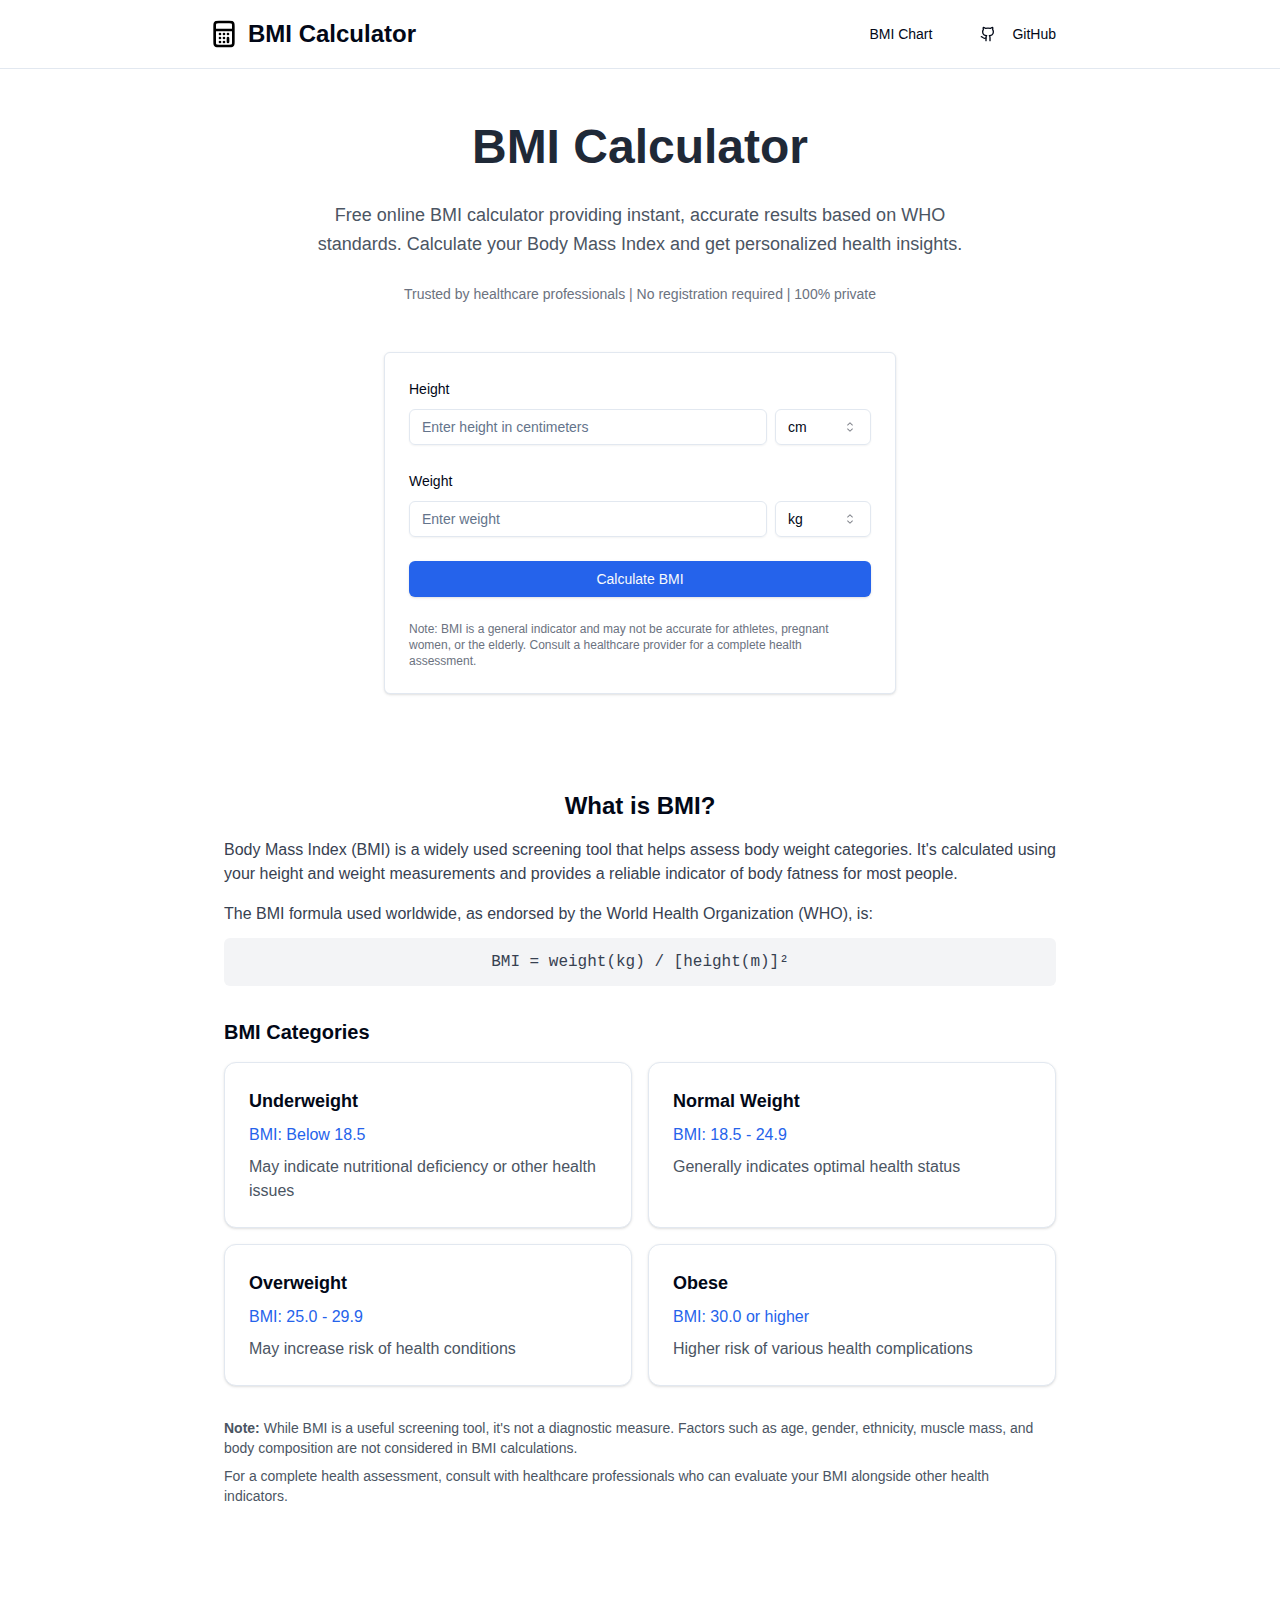
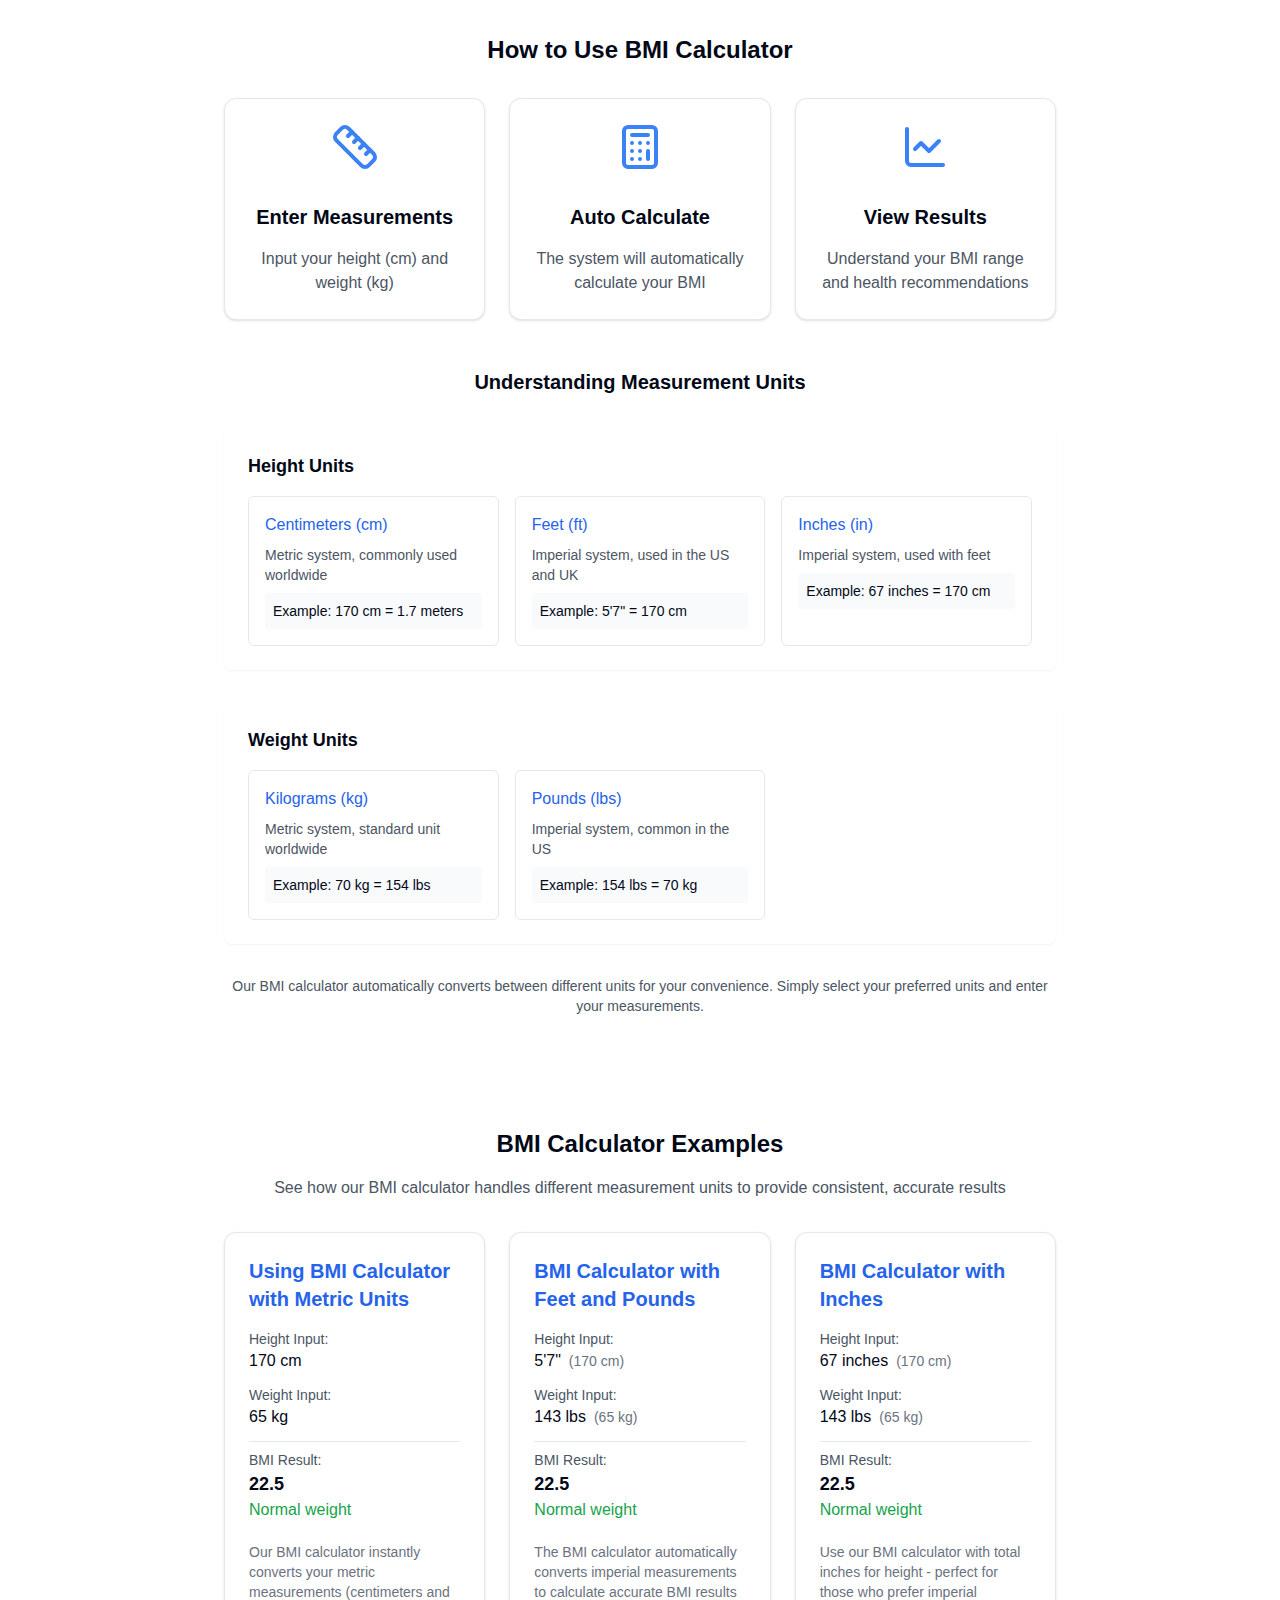
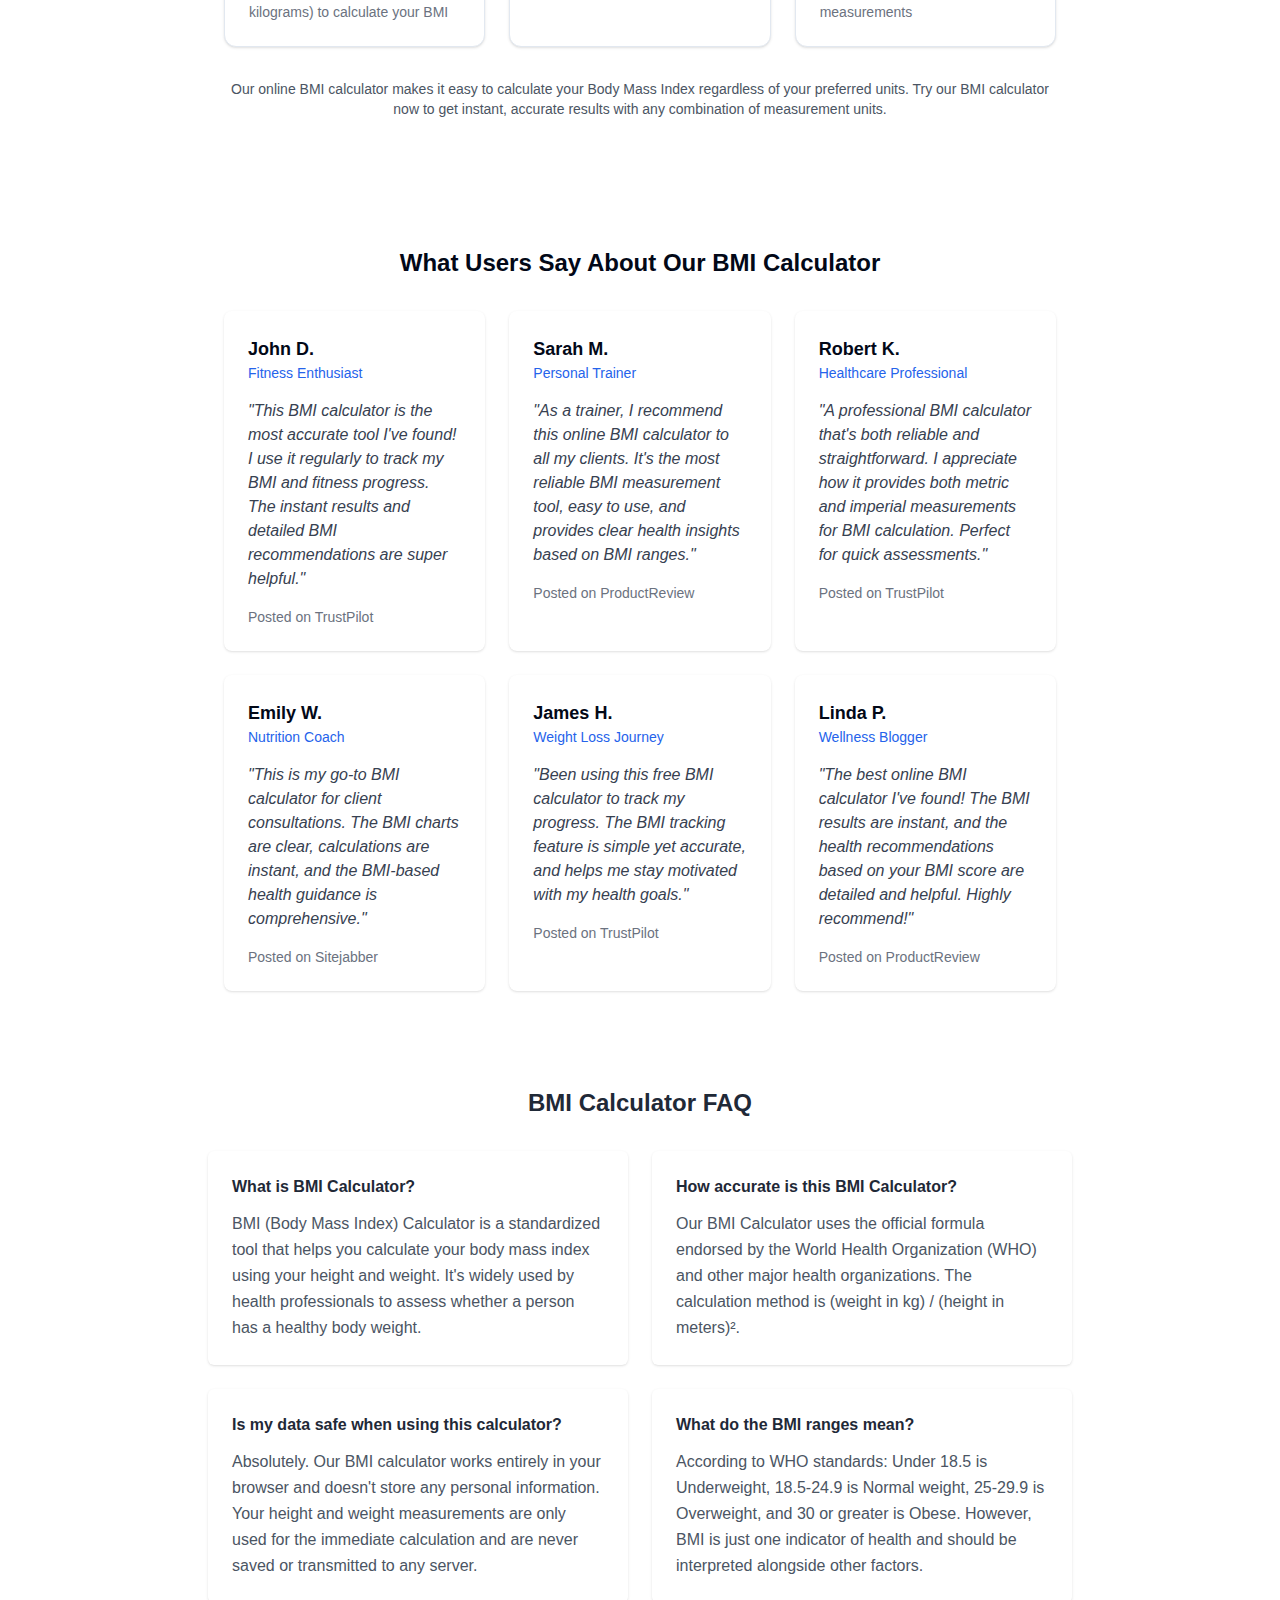
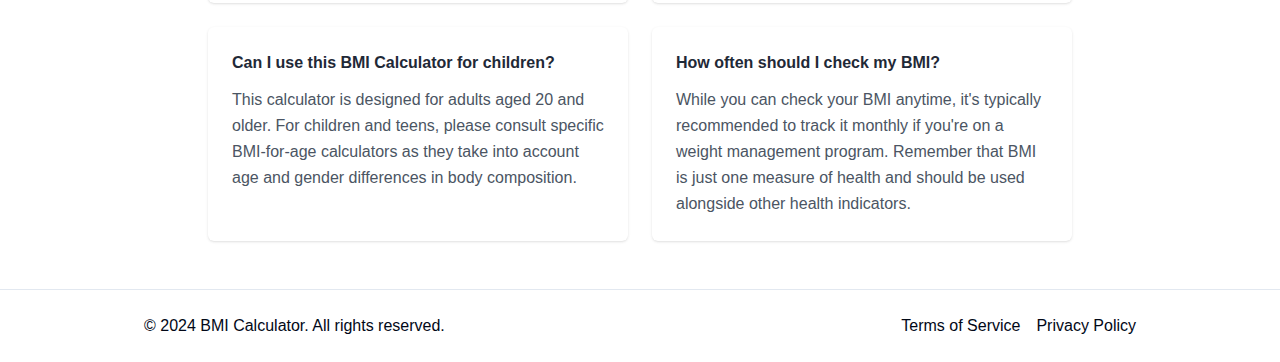
<file: index.html>
<!DOCTYPE html><html lang="en"><head><meta charSet="utf-8"/><meta name="viewport" content="width=device-width, initial-scale=1"/><link rel="stylesheet" href="/_next/static/css/c86933e8e40308e4.css" data-precedence="next"/><link rel="preload" as="script" fetchPriority="low" href="/_next/static/chunks/webpack-b44723ace519ea1b.js"/><script src="/_next/static/chunks/06b4db22-5bea57d7cf6afd03.js" async=""></script><script src="/_next/static/chunks/480-6af029b161110727.js" async=""></script><script src="/_next/static/chunks/main-app-e6d86fabfef07921.js" async=""></script><script src="/_next/static/chunks/08ffd5a1-d46f9beacddee4c8.js" async=""></script><script src="/_next/static/chunks/233-a57c2b51503b00cf.js" async=""></script><script src="/_next/static/chunks/app/page-258f2e1d1397accd.js" async=""></script><script src="/_next/static/chunks/600-d1f887be4ad256a9.js" async=""></script><script src="/_next/static/chunks/851-3ed5f1dcd5a68981.js" async=""></script><script src="/_next/static/chunks/app/layout-4b2eef08281887d2.js" async=""></script><link rel="preload" href="https://www.googletagmanager.com/gtag/js?id=G-LTBE1MPXLS" as="script"/><title>BMI Calculator - Free Online Body Mass Index Calculator</title><meta name="description" content="Free online BMI Calculator to check your Body Mass Index instantly. Get accurate BMI results and personalized health recommendations based on WHO standards. No registration required."/><link rel="manifest" href="https://bmi-calculator-online.github.io/site.webmanifest" crossorigin="use-credentials"/><link rel="canonical" href="https://bmi-calculator-online.github.io/"/><meta name="google-site-verification" content="lTwaQTJ2H6vMNYMUd9ooaLxzvssiGoQEuoRdsOYNX8g"/><meta property="og:title" content="BMI Calculator - Free Online Body Mass Index Calculator"/><meta property="og:description" content="Free online BMI Calculator to check your Body Mass Index instantly. Get accurate BMI results and personalized health recommendations based on WHO standards. No registration required."/><meta property="og:url" content="https://bmi-calculator-online.github.io/"/><meta property="og:site_name" content="BMI Calculator - Free Online Body Mass Index Calculator"/><meta property="og:image" content="https://bmi-calculator-online.github.io/logo.svg"/><meta property="og:image:width" content="512"/><meta property="og:image:height" content="512"/><meta property="og:image:alt" content="BMI Calculator - Free Online Body Mass Index Calculator"/><meta property="og:type" content="website"/><meta name="twitter:card" content="summary_large_image"/><meta name="twitter:title" content="BMI Calculator - Free Online Body Mass Index Calculator"/><meta name="twitter:description" content="Free online BMI Calculator to check your Body Mass Index instantly. Get accurate BMI results and personalized health recommendations based on WHO standards. No registration required."/><meta name="twitter:image" content="https://bmi-calculator-online.github.io/logo.svg"/><meta name="twitter:image:width" content="512"/><meta name="twitter:image:height" content="512"/><meta name="twitter:image:alt" content="BMI Calculator - Free Online Body Mass Index Calculator"/><link rel="icon" href="/favicon.ico"/><link rel="icon" href="/favicon-16x16.png" sizes="16x16" type="image/png"/><link rel="icon" href="/favicon-32x32.png" sizes="32x32" type="image/png"/><link rel="icon" href="/favicon-48x48.png" sizes="48x48" type="image/png"/><link rel="icon" href="/favicon-64x64.png" sizes="64x64" type="image/png"/><link rel="icon" href="/favicon-128x128.png" sizes="128x128" type="image/png"/><link rel="icon" href="/favicon-256x256.png" sizes="256x256" type="image/png"/><link rel="apple-touch-icon" href="/apple-touch-icon.png"/><script>
              (function(c,l,a,r,i,t,y){
                c[a]=c[a]||function(){(c[a].q=c[a].q||[]).push(arguments)};
                t=l.createElement(r);t.async=1;t.src="https://www.clarity.ms/tag/"+i;
                y=l.getElementsByTagName(r)[0];y.parentNode.insertBefore(t,y);
              })(window, document, "clarity", "script", "p3n7seiu4l");
            </script><script src="/_next/static/chunks/polyfills-42372ed130431b0a.js" noModule=""></script></head><body class="antialiased"><div class="flex flex-col min-h-screen"><header class="border-b"><div class="max-w-4xl mx-auto px-4 py-4 flex justify-between items-center"><a class="flex items-center" href="/"><img alt="BMI Calculator Icon" loading="lazy" width="32" height="32" decoding="async" data-nimg="1" class="mr-2" style="color:transparent" src="/logo.svg"/><span class="text-2xl font-bold">BMI Calculator</span></a><nav class="flex items-center space-x-4"><a class="inline-flex items-center justify-center gap-2 whitespace-nowrap rounded-md text-sm font-medium transition-colors focus-visible:outline-none focus-visible:ring-1 focus-visible:ring-ring disabled:pointer-events-none disabled:opacity-50 [&amp;_svg]:pointer-events-none [&amp;_svg]:size-4 [&amp;_svg]:shrink-0 hover:bg-accent hover:text-accent-foreground h-9 px-4 py-2" href="/bmi-chart">BMI Chart</a><a href="https://github.com/bmi-calculator-online/bmi-calculator-online.github.io" target="_blank" rel="noopener noreferrer" class="inline-flex items-center justify-center gap-2 whitespace-nowrap rounded-md text-sm font-medium transition-colors focus-visible:outline-none focus-visible:ring-1 focus-visible:ring-ring disabled:pointer-events-none disabled:opacity-50 [&amp;_svg]:pointer-events-none [&amp;_svg]:size-4 [&amp;_svg]:shrink-0 hover:bg-accent hover:text-accent-foreground h-9 px-4 py-2 flex items-center space-x-2"><svg xmlns="http://www.w3.org/2000/svg" width="24" height="24" viewBox="0 0 24 24" fill="none" stroke="currentColor" stroke-width="2" stroke-linecap="round" stroke-linejoin="round" class="lucide lucide-github w-5 h-5"><path d="M15 22v-4a4.8 4.8 0 0 0-1-3.5c3 0 6-2 6-5.5.08-1.25-.27-2.48-1-3.5.28-1.15.28-2.35 0-3.5 0 0-1 0-3 1.5-2.64-.5-5.36-.5-8 0C6 2 5 2 5 2c-.3 1.15-.3 2.35 0 3.5A5.403 5.403 0 0 0 4 9c0 3.5 3 5.5 6 5.5-.39.49-.68 1.05-.85 1.65-.17.6-.22 1.23-.15 1.85v4"></path><path d="M9 18c-4.51 2-5-2-7-2"></path></svg><span class="hidden md:inline">GitHub</span></a></nav></div></header><main class="flex-grow w-full max-w-4xl mx-auto px-2 md:px-4"><div class="py-12 space-y-12"><section class="max-w-4xl mx-auto text-center px-4"><h1 class="text-5xl font-bold text-gray-800 mb-6 leading-tight">BMI Calculator</h1><div class="max-w-2xl mx-auto"><p class="text-lg text-gray-600 leading-relaxed">Free online BMI calculator providing instant, accurate results based on WHO standards. Calculate your Body Mass Index and get personalized health insights.</p></div><div class="mt-6 text-sm text-gray-500">Trusted by healthcare professionals | No registration required | 100% private</div></section><section><div class="border bg-card text-card-foreground shadow w-full max-w-lg mx-auto rounded-md"><div class="p-6"><div class="space-y-6"><div class="space-y-2"><label class="text-sm font-medium leading-none peer-disabled:cursor-not-allowed peer-disabled:opacity-70" for="height">Height</label><div class="flex gap-2"><input type="number" class="flex h-9 w-full rounded-md border border-input bg-transparent px-3 py-1 text-sm shadow-sm transition-colors file:border-0 file:bg-transparent file:text-sm file:font-medium file:text-foreground placeholder:text-muted-foreground focus-visible:outline-none focus-visible:ring-1 focus-visible:ring-ring disabled:cursor-not-allowed disabled:opacity-50 flex-1" id="height" placeholder="Enter height in centimeters" value=""/><button type="button" role="combobox" aria-controls="radix-:R18l7psq:" aria-expanded="false" aria-autocomplete="none" dir="ltr" data-state="closed" class="flex h-9 items-center justify-between whitespace-nowrap rounded-md border border-input bg-transparent px-3 py-2 text-sm shadow-sm ring-offset-background placeholder:text-muted-foreground focus:outline-none focus:ring-1 focus:ring-ring disabled:cursor-not-allowed disabled:opacity-50 [&amp;&gt;span]:line-clamp-1 w-24"><span style="pointer-events:none"></span><svg width="15" height="15" viewBox="0 0 15 15" fill="none" xmlns="http://www.w3.org/2000/svg" class="h-4 w-4 opacity-50" aria-hidden="true"><path d="M4.93179 5.43179C4.75605 5.60753 4.75605 5.89245 4.93179 6.06819C5.10753 6.24392 5.39245 6.24392 5.56819 6.06819L7.49999 4.13638L9.43179 6.06819C9.60753 6.24392 9.89245 6.24392 10.0682 6.06819C10.2439 5.89245 10.2439 5.60753 10.0682 5.43179L7.81819 3.18179C7.73379 3.0974 7.61933 3.04999 7.49999 3.04999C7.38064 3.04999 7.26618 3.0974 7.18179 3.18179L4.93179 5.43179ZM10.0682 9.56819C10.2439 9.39245 10.2439 9.10753 10.0682 8.93179C9.89245 8.75606 9.60753 8.75606 9.43179 8.93179L7.49999 10.8636L5.56819 8.93179C5.39245 8.75606 5.10753 8.75606 4.93179 8.93179C4.75605 9.10753 4.75605 9.39245 4.93179 9.56819L7.18179 11.8182C7.35753 11.9939 7.64245 11.9939 7.81819 11.8182L10.0682 9.56819Z" fill="currentColor" fill-rule="evenodd" clip-rule="evenodd"></path></svg></button><select aria-hidden="true" tabindex="-1" style="position:absolute;border:0;width:1px;height:1px;padding:0;margin:-1px;overflow:hidden;clip:rect(0, 0, 0, 0);white-space:nowrap;word-wrap:normal"></select></div></div><div class="space-y-2"><label class="text-sm font-medium leading-none peer-disabled:cursor-not-allowed peer-disabled:opacity-70" for="weight">Weight</label><div class="flex gap-2"><input type="number" class="flex h-9 w-full rounded-md border border-input bg-transparent px-3 py-1 text-sm shadow-sm transition-colors file:border-0 file:bg-transparent file:text-sm file:font-medium file:text-foreground placeholder:text-muted-foreground focus-visible:outline-none focus-visible:ring-1 focus-visible:ring-ring disabled:cursor-not-allowed disabled:opacity-50 flex-1" id="weight" placeholder="Enter weight" value=""/><button type="button" role="combobox" aria-controls="radix-:R1957psq:" aria-expanded="false" aria-autocomplete="none" dir="ltr" data-state="closed" class="flex h-9 items-center justify-between whitespace-nowrap rounded-md border border-input bg-transparent px-3 py-2 text-sm shadow-sm ring-offset-background placeholder:text-muted-foreground focus:outline-none focus:ring-1 focus:ring-ring disabled:cursor-not-allowed disabled:opacity-50 [&amp;&gt;span]:line-clamp-1 w-24"><span style="pointer-events:none"></span><svg width="15" height="15" viewBox="0 0 15 15" fill="none" xmlns="http://www.w3.org/2000/svg" class="h-4 w-4 opacity-50" aria-hidden="true"><path d="M4.93179 5.43179C4.75605 5.60753 4.75605 5.89245 4.93179 6.06819C5.10753 6.24392 5.39245 6.24392 5.56819 6.06819L7.49999 4.13638L9.43179 6.06819C9.60753 6.24392 9.89245 6.24392 10.0682 6.06819C10.2439 5.89245 10.2439 5.60753 10.0682 5.43179L7.81819 3.18179C7.73379 3.0974 7.61933 3.04999 7.49999 3.04999C7.38064 3.04999 7.26618 3.0974 7.18179 3.18179L4.93179 5.43179ZM10.0682 9.56819C10.2439 9.39245 10.2439 9.10753 10.0682 8.93179C9.89245 8.75606 9.60753 8.75606 9.43179 8.93179L7.49999 10.8636L5.56819 8.93179C5.39245 8.75606 5.10753 8.75606 4.93179 8.93179C4.75605 9.10753 4.75605 9.39245 4.93179 9.56819L7.18179 11.8182C7.35753 11.9939 7.64245 11.9939 7.81819 11.8182L10.0682 9.56819Z" fill="currentColor" fill-rule="evenodd" clip-rule="evenodd"></path></svg></button><select aria-hidden="true" tabindex="-1" style="position:absolute;border:0;width:1px;height:1px;padding:0;margin:-1px;overflow:hidden;clip:rect(0, 0, 0, 0);white-space:nowrap;word-wrap:normal"></select></div></div><button class="inline-flex items-center justify-center gap-2 whitespace-nowrap rounded-md text-sm font-medium transition-colors focus-visible:outline-none focus-visible:ring-1 focus-visible:ring-ring disabled:pointer-events-none disabled:opacity-50 [&amp;_svg]:pointer-events-none [&amp;_svg]:size-4 [&amp;_svg]:shrink-0 bg-primary text-primary-foreground shadow hover:bg-primary/90 h-9 px-4 py-2 w-full">Calculate BMI</button><div class="text-xs text-gray-500 mt-4">Note: BMI is a general indicator and may not be accurate for athletes, pregnant women, or the elderly. Consult a healthcare provider for a complete health assessment.</div></div></div></div></section><section><div class="max-w-4xl mx-auto py-12 px-4"><h2 class="text-2xl font-bold text-center mb-4">What is BMI?</h2><div class="mb-8 text-gray-700"><p class="mb-4">Body Mass Index (BMI) is a widely used screening tool that helps assess body weight categories. It&#x27;s calculated using your height and weight measurements and provides a reliable indicator of body fatness for most people.</p><p>The BMI formula used worldwide, as endorsed by the World Health Organization (WHO), is:<code class="block bg-gray-100 p-3 rounded-md my-3 text-center">BMI = weight(kg) / [height(m)]²</code></p></div><h3 class="text-xl font-semibold mb-4">BMI Categories</h3><div class="grid md:grid-cols-2 gap-4"><div class="rounded-xl border bg-card text-card-foreground shadow hover:shadow-md transition-shadow"><div class="p-6"><h4 class="font-semibold text-lg mb-2">Underweight</h4><div class="text-blue-600 font-medium mb-2">BMI: <!-- -->Below 18.5</div><p class="text-gray-600">May indicate nutritional deficiency or other health issues</p></div></div><div class="rounded-xl border bg-card text-card-foreground shadow hover:shadow-md transition-shadow"><div class="p-6"><h4 class="font-semibold text-lg mb-2">Normal Weight</h4><div class="text-blue-600 font-medium mb-2">BMI: <!-- -->18.5 - 24.9</div><p class="text-gray-600">Generally indicates optimal health status</p></div></div><div class="rounded-xl border bg-card text-card-foreground shadow hover:shadow-md transition-shadow"><div class="p-6"><h4 class="font-semibold text-lg mb-2">Overweight</h4><div class="text-blue-600 font-medium mb-2">BMI: <!-- -->25.0 - 29.9</div><p class="text-gray-600">May increase risk of health conditions</p></div></div><div class="rounded-xl border bg-card text-card-foreground shadow hover:shadow-md transition-shadow"><div class="p-6"><h4 class="font-semibold text-lg mb-2">Obese</h4><div class="text-blue-600 font-medium mb-2">BMI: <!-- -->30.0 or higher</div><p class="text-gray-600">Higher risk of various health complications</p></div></div></div><div class="mt-8 text-gray-600 text-sm"><p class="mb-2"><strong>Note:</strong> While BMI is a useful screening tool, it&#x27;s not a diagnostic measure. Factors such as age, gender, ethnicity, muscle mass, and body composition are not considered in BMI calculations.</p><p>For a complete health assessment, consult with healthcare professionals who can evaluate your BMI alongside other health indicators.</p></div></div></section><section><div class="max-w-4xl mx-auto py-8 px-4"><h2 class="text-2xl font-bold text-center mb-8">How to Use BMI Calculator</h2><div class="grid md:grid-cols-3 gap-6 mb-12"><div class="rounded-xl border bg-card text-card-foreground shadow relative hover:shadow-lg transition-shadow duration-300"><div class="p-6 pt-6"><div class="flex flex-col items-center text-center space-y-4"><div class="mb-4"><svg xmlns="http://www.w3.org/2000/svg" width="24" height="24" viewBox="0 0 24 24" fill="none" stroke="currentColor" stroke-width="2" stroke-linecap="round" stroke-linejoin="round" class="lucide lucide-ruler w-12 h-12 text-blue-500"><path d="M21.3 15.3a2.4 2.4 0 0 1 0 3.4l-2.6 2.6a2.4 2.4 0 0 1-3.4 0L2.7 8.7a2.41 2.41 0 0 1 0-3.4l2.6-2.6a2.41 2.41 0 0 1 3.4 0Z"></path><path d="m14.5 12.5 2-2"></path><path d="m11.5 9.5 2-2"></path><path d="m8.5 6.5 2-2"></path><path d="m17.5 15.5 2-2"></path></svg></div><h3 class="text-xl font-semibold">Enter Measurements</h3><p class="text-gray-600">Input your height (cm) and weight (kg)</p></div></div></div><div class="rounded-xl border bg-card text-card-foreground shadow relative hover:shadow-lg transition-shadow duration-300"><div class="p-6 pt-6"><div class="flex flex-col items-center text-center space-y-4"><div class="mb-4"><svg xmlns="http://www.w3.org/2000/svg" width="24" height="24" viewBox="0 0 24 24" fill="none" stroke="currentColor" stroke-width="2" stroke-linecap="round" stroke-linejoin="round" class="lucide lucide-calculator w-12 h-12 text-blue-500"><rect width="16" height="20" x="4" y="2" rx="2"></rect><line x1="8" x2="16" y1="6" y2="6"></line><line x1="16" x2="16" y1="14" y2="18"></line><path d="M16 10h.01"></path><path d="M12 10h.01"></path><path d="M8 10h.01"></path><path d="M12 14h.01"></path><path d="M8 14h.01"></path><path d="M12 18h.01"></path><path d="M8 18h.01"></path></svg></div><h3 class="text-xl font-semibold">Auto Calculate</h3><p class="text-gray-600">The system will automatically calculate your BMI</p></div></div></div><div class="rounded-xl border bg-card text-card-foreground shadow relative hover:shadow-lg transition-shadow duration-300"><div class="p-6 pt-6"><div class="flex flex-col items-center text-center space-y-4"><div class="mb-4"><svg xmlns="http://www.w3.org/2000/svg" width="24" height="24" viewBox="0 0 24 24" fill="none" stroke="currentColor" stroke-width="2" stroke-linecap="round" stroke-linejoin="round" class="lucide lucide-chart-line w-12 h-12 text-blue-500"><path d="M3 3v16a2 2 0 0 0 2 2h16"></path><path d="m19 9-5 5-4-4-3 3"></path></svg></div><h3 class="text-xl font-semibold">View Results</h3><p class="text-gray-600">Understand your BMI range and health recommendations</p></div></div></div></div><div class="space-y-8 mt-12"><h3 class="text-xl font-semibold text-center mb-6">Understanding Measurement Units</h3><div class="bg-white rounded-lg shadow-sm p-6"><h4 class="text-lg font-semibold mb-4">Height Units</h4><div class="grid md:grid-cols-2 lg:grid-cols-3 gap-4"><div class="border rounded-md p-4"><h5 class="font-medium text-blue-600 mb-2">Centimeters (cm)</h5><p class="text-gray-600 text-sm mb-2">Metric system, commonly used worldwide</p><p class="text-sm bg-gray-50 p-2 rounded">Example: <!-- -->170 cm = 1.7 meters</p></div><div class="border rounded-md p-4"><h5 class="font-medium text-blue-600 mb-2">Feet (ft)</h5><p class="text-gray-600 text-sm mb-2">Imperial system, used in the US and UK</p><p class="text-sm bg-gray-50 p-2 rounded">Example: <!-- -->5&#x27;7&quot; = 170 cm</p></div><div class="border rounded-md p-4"><h5 class="font-medium text-blue-600 mb-2">Inches (in)</h5><p class="text-gray-600 text-sm mb-2">Imperial system, used with feet</p><p class="text-sm bg-gray-50 p-2 rounded">Example: <!-- -->67 inches = 170 cm</p></div></div></div><div class="bg-white rounded-lg shadow-sm p-6"><h4 class="text-lg font-semibold mb-4">Weight Units</h4><div class="grid md:grid-cols-2 lg:grid-cols-3 gap-4"><div class="border rounded-md p-4"><h5 class="font-medium text-blue-600 mb-2">Kilograms (kg)</h5><p class="text-gray-600 text-sm mb-2">Metric system, standard unit worldwide</p><p class="text-sm bg-gray-50 p-2 rounded">Example: <!-- -->70 kg = 154 lbs</p></div><div class="border rounded-md p-4"><h5 class="font-medium text-blue-600 mb-2">Pounds (lbs)</h5><p class="text-gray-600 text-sm mb-2">Imperial system, common in the US</p><p class="text-sm bg-gray-50 p-2 rounded">Example: <!-- -->154 lbs = 70 kg</p></div></div></div></div><div class="mt-8 text-center text-gray-600"><p class="text-sm">Our BMI calculator automatically converts between different units for your convenience. Simply select your preferred units and enter your measurements.</p></div></div></section><section><div class="max-w-4xl mx-auto py-8 px-4"><h2 class="text-2xl font-bold text-center mb-4">BMI Calculator Examples</h2><p class="text-center text-gray-600 mb-8">See how our BMI calculator handles different measurement units to provide consistent, accurate results</p><div class="grid md:grid-cols-3 gap-6"><div class="rounded-xl border bg-card text-card-foreground shadow hover:shadow-lg transition-shadow"><div class="p-6"><h3 class="text-xl font-semibold mb-4 text-blue-600">Using BMI Calculator with Metric Units</h3><div class="space-y-3"><div><p class="text-sm text-gray-600">Height Input:</p><p class="font-medium">170 cm</p></div><div><p class="text-sm text-gray-600">Weight Input:</p><p class="font-medium">65 kg</p></div><div class="pt-2 border-t"><p class="text-sm text-gray-600">BMI Result:</p><p class="font-bold text-lg">22.5</p><p class="text-green-600">Normal weight</p></div><div class="pt-2 text-sm text-gray-500">Our BMI calculator instantly converts your metric measurements (centimeters and kilograms) to calculate your BMI</div></div></div></div><div class="rounded-xl border bg-card text-card-foreground shadow hover:shadow-lg transition-shadow"><div class="p-6"><h3 class="text-xl font-semibold mb-4 text-blue-600">BMI Calculator with Feet and Pounds</h3><div class="space-y-3"><div><p class="text-sm text-gray-600">Height Input:</p><p class="font-medium">5&#x27;7&quot;<span class="text-sm text-gray-500 ml-2">(<!-- -->170 cm<!-- -->)</span></p></div><div><p class="text-sm text-gray-600">Weight Input:</p><p class="font-medium">143 lbs<span class="text-sm text-gray-500 ml-2">(<!-- -->65 kg<!-- -->)</span></p></div><div class="pt-2 border-t"><p class="text-sm text-gray-600">BMI Result:</p><p class="font-bold text-lg">22.5</p><p class="text-green-600">Normal weight</p></div><div class="pt-2 text-sm text-gray-500">The BMI calculator automatically converts imperial measurements to calculate accurate BMI results</div></div></div></div><div class="rounded-xl border bg-card text-card-foreground shadow hover:shadow-lg transition-shadow"><div class="p-6"><h3 class="text-xl font-semibold mb-4 text-blue-600">BMI Calculator with Inches</h3><div class="space-y-3"><div><p class="text-sm text-gray-600">Height Input:</p><p class="font-medium">67 inches<span class="text-sm text-gray-500 ml-2">(<!-- -->170 cm<!-- -->)</span></p></div><div><p class="text-sm text-gray-600">Weight Input:</p><p class="font-medium">143 lbs<span class="text-sm text-gray-500 ml-2">(<!-- -->65 kg<!-- -->)</span></p></div><div class="pt-2 border-t"><p class="text-sm text-gray-600">BMI Result:</p><p class="font-bold text-lg">22.5</p><p class="text-green-600">Normal weight</p></div><div class="pt-2 text-sm text-gray-500">Use our BMI calculator with total inches for height - perfect for those who prefer imperial measurements</div></div></div></div></div><div class="mt-8 text-center text-gray-600 text-sm"><p>Our online BMI calculator makes it easy to calculate your Body Mass Index regardless of your preferred units. Try our BMI calculator now to get instant, accurate results with any combination of measurement units.</p></div></div></section><section><div class="max-w-7xl mx-auto py-12 px-4"><h2 class="text-2xl font-bold text-center mb-8">What Users Say About Our BMI Calculator</h2><div class="grid md:grid-cols-2 lg:grid-cols-3 gap-6"><div class="bg-white rounded-lg shadow p-6 hover:shadow-md transition-shadow"><div class="mb-4"><h3 class="font-semibold text-lg">John D.</h3><p class="text-blue-600 text-sm">Fitness Enthusiast</p></div><blockquote class="text-gray-700 mb-4 italic">&quot;<!-- -->This BMI calculator is the most accurate tool I&#x27;ve found! I use it regularly to track my BMI and fitness progress. The instant results and detailed BMI recommendations are super helpful.<!-- -->&quot;</blockquote><div class="text-sm text-gray-500">Posted on <!-- -->TrustPilot</div></div><div class="bg-white rounded-lg shadow p-6 hover:shadow-md transition-shadow"><div class="mb-4"><h3 class="font-semibold text-lg">Sarah M.</h3><p class="text-blue-600 text-sm">Personal Trainer</p></div><blockquote class="text-gray-700 mb-4 italic">&quot;<!-- -->As a trainer, I recommend this online BMI calculator to all my clients. It&#x27;s the most reliable BMI measurement tool, easy to use, and provides clear health insights based on BMI ranges.<!-- -->&quot;</blockquote><div class="text-sm text-gray-500">Posted on <!-- -->ProductReview</div></div><div class="bg-white rounded-lg shadow p-6 hover:shadow-md transition-shadow"><div class="mb-4"><h3 class="font-semibold text-lg">Robert K.</h3><p class="text-blue-600 text-sm">Healthcare Professional</p></div><blockquote class="text-gray-700 mb-4 italic">&quot;<!-- -->A professional BMI calculator that&#x27;s both reliable and straightforward. I appreciate how it provides both metric and imperial measurements for BMI calculation. Perfect for quick assessments.<!-- -->&quot;</blockquote><div class="text-sm text-gray-500">Posted on <!-- -->TrustPilot</div></div><div class="bg-white rounded-lg shadow p-6 hover:shadow-md transition-shadow"><div class="mb-4"><h3 class="font-semibold text-lg">Emily W.</h3><p class="text-blue-600 text-sm">Nutrition Coach</p></div><blockquote class="text-gray-700 mb-4 italic">&quot;<!-- -->This is my go-to BMI calculator for client consultations. The BMI charts are clear, calculations are instant, and the BMI-based health guidance is comprehensive.<!-- -->&quot;</blockquote><div class="text-sm text-gray-500">Posted on <!-- -->Sitejabber</div></div><div class="bg-white rounded-lg shadow p-6 hover:shadow-md transition-shadow"><div class="mb-4"><h3 class="font-semibold text-lg">James H.</h3><p class="text-blue-600 text-sm">Weight Loss Journey</p></div><blockquote class="text-gray-700 mb-4 italic">&quot;<!-- -->Been using this free BMI calculator to track my progress. The BMI tracking feature is simple yet accurate, and helps me stay motivated with my health goals.<!-- -->&quot;</blockquote><div class="text-sm text-gray-500">Posted on <!-- -->TrustPilot</div></div><div class="bg-white rounded-lg shadow p-6 hover:shadow-md transition-shadow"><div class="mb-4"><h3 class="font-semibold text-lg">Linda P.</h3><p class="text-blue-600 text-sm">Wellness Blogger</p></div><blockquote class="text-gray-700 mb-4 italic">&quot;<!-- -->The best online BMI calculator I&#x27;ve found! The BMI results are instant, and the health recommendations based on your BMI score are detailed and helpful. Highly recommend!<!-- -->&quot;</blockquote><div class="text-sm text-gray-500">Posted on <!-- -->ProductReview</div></div></div></div></section><section><h2 class="text-2xl font-bold text-gray-800 text-center mb-8">BMI Calculator FAQ</h2><div class="md:grid md:grid-cols-2 md:gap-6 space-y-4 md:space-y-0"><div class="bg-white rounded-md shadow p-6 hover:shadow-md transition-shadow"><h3 class="font-semibold text-gray-800 mb-3">What is BMI Calculator?</h3><div class="text-gray-600 leading-relaxed">BMI (Body Mass Index) Calculator is a standardized tool that helps you calculate your body mass index using your height and weight. It&#x27;s widely used by health professionals to assess whether a person has a healthy body weight.</div></div><div class="bg-white rounded-md shadow p-6 hover:shadow-md transition-shadow"><h3 class="font-semibold text-gray-800 mb-3">How accurate is this BMI Calculator?</h3><div class="text-gray-600 leading-relaxed">Our BMI Calculator uses the official formula endorsed by the World Health Organization (WHO) and other major health organizations. The calculation method is (weight in kg) / (height in meters)².</div></div><div class="bg-white rounded-md shadow p-6 hover:shadow-md transition-shadow"><h3 class="font-semibold text-gray-800 mb-3">Is my data safe when using this calculator?</h3><div class="text-gray-600 leading-relaxed">Absolutely. Our BMI calculator works entirely in your browser and doesn&#x27;t store any personal information. Your height and weight measurements are only used for the immediate calculation and are never saved or transmitted to any server.</div></div><div class="bg-white rounded-md shadow p-6 hover:shadow-md transition-shadow"><h3 class="font-semibold text-gray-800 mb-3">What do the BMI ranges mean?</h3><div class="text-gray-600 leading-relaxed">According to WHO standards: Under 18.5 is Underweight, 18.5-24.9 is Normal weight, 25-29.9 is Overweight, and 30 or greater is Obese. However, BMI is just one indicator of health and should be interpreted alongside other factors.</div></div><div class="bg-white rounded-md shadow p-6 hover:shadow-md transition-shadow"><h3 class="font-semibold text-gray-800 mb-3">Can I use this BMI Calculator for children?</h3><div class="text-gray-600 leading-relaxed">This calculator is designed for adults aged 20 and older. For children and teens, please consult specific BMI-for-age calculators as they take into account age and gender differences in body composition.</div></div><div class="bg-white rounded-md shadow p-6 hover:shadow-md transition-shadow"><h3 class="font-semibold text-gray-800 mb-3">How often should I check my BMI?</h3><div class="text-gray-600 leading-relaxed">While you can check your BMI anytime, it&#x27;s typically recommended to track it monthly if you&#x27;re on a weight management program. Remember that BMI is just one measure of health and should be used alongside other health indicators.</div></div></div></section></div></main><footer class="border-t"><div class="max-w-5xl mx-auto px-4 py-6"><div class="flex flex-col md:flex-row justify-between items-center"><div class="mb-4 md:mb-0"><p>© <!-- -->2024<!-- --> BMI Calculator. All rights reserved.</p></div><nav><ul class="flex space-x-4"><li><a class="hover:underline" href="/terms">Terms of Service</a></li><li><a class="hover:underline" href="/privacy">Privacy Policy</a></li></ul></nav></div></div></footer></div><section aria-label="Notifications alt+T" tabindex="-1" aria-live="polite" aria-relevant="additions text" aria-atomic="false"></section><script src="/_next/static/chunks/webpack-b44723ace519ea1b.js" async=""></script><script>(self.__next_f=self.__next_f||[]).push([0]);self.__next_f.push([2,null])</script><script>self.__next_f.push([1,"1:HL[\"/_next/static/css/c86933e8e40308e4.css\",\"style\"]\n"])</script><script>self.__next_f.push([1,"2:I[364,[],\"\"]\n4:I[8986,[\"791\",\"static/chunks/08ffd5a1-d46f9beacddee4c8.js\",\"233\",\"static/chunks/233-a57c2b51503b00cf.js\",\"931\",\"static/chunks/app/page-258f2e1d1397accd.js\"],\"default\"]\n5:I[7414,[\"600\",\"static/chunks/600-d1f887be4ad256a9.js\",\"851\",\"static/chunks/851-3ed5f1dcd5a68981.js\",\"185\",\"static/chunks/app/layout-4b2eef08281887d2.js\"],\"GoogleAnalytics\"]\n6:I[3385,[\"600\",\"static/chunks/600-d1f887be4ad256a9.js\",\"851\",\"static/chunks/851-3ed5f1dcd5a68981.js\",\"185\",\"static/chunks/app/layout-4b2eef08281887d2.js\"],\"\"]\n7:I[1600,[\"600\",\"static/chunks/600-d1f887be4ad256a9.js\",\"851\",\"static/chunks/851-3ed5f1dcd5a68981.js\",\"185\",\"static/chunks/app/layout-4b2eef08281887d2.js\"],\"Image\"]\n8:I[8765,[],\"\"]\n9:I[6621,[],\"\"]\na:I[1227,[\"600\",\"static/chunks/600-d1f887be4ad256a9.js\",\"851\",\"static/chunks/851-3ed5f1dcd5a68981.js\",\"185\",\"static/chunks/app/layout-4b2eef08281887d2.js\"],\"Toaster\"]\nc:I[5883,[],\"\"]\nd:[]\n"])</script><script>self.__next_f.push([1,"0:[\"$\",\"$L2\",null,{\"buildId\":\"2zQS7bVlPMKd2fLyt6a2h\",\"assetPrefix\":\"\",\"urlParts\":[\"\",\"\"],\"initialTree\":[\"\",{\"children\":[\"__PAGE__\",{}]},\"$undefined\",\"$undefined\",true],\"initialSeedData\":[\"\",{\"children\":[\"__PAGE__\",{},[[\"$L3\",[\"$\",\"div\",null,{\"className\":\"py-12 space-y-12\",\"children\":[[\"$\",\"section\",null,{\"className\":\"max-w-4xl mx-auto text-center px-4\",\"children\":[[\"$\",\"h1\",null,{\"className\":\"text-5xl font-bold text-gray-800 mb-6 leading-tight\",\"children\":\"BMI Calculator\"}],[\"$\",\"div\",null,{\"className\":\"max-w-2xl mx-auto\",\"children\":[\"$\",\"p\",null,{\"className\":\"text-lg text-gray-600 leading-relaxed\",\"children\":\"Free online BMI calculator providing instant, accurate results based on WHO standards. Calculate your Body Mass Index and get personalized health insights.\"}]}],[\"$\",\"div\",null,{\"className\":\"mt-6 text-sm text-gray-500\",\"children\":\"Trusted by healthcare professionals | No registration required | 100% private\"}]]}],[\"$\",\"section\",null,{\"children\":[\"$\",\"$L4\",null,{}]}],[\"$\",\"section\",null,{\"children\":[\"$\",\"div\",null,{\"className\":\"max-w-4xl mx-auto py-12 px-4\",\"children\":[[\"$\",\"h2\",null,{\"className\":\"text-2xl font-bold text-center mb-4\",\"children\":\"What is BMI?\"}],[\"$\",\"div\",null,{\"className\":\"mb-8 text-gray-700\",\"children\":[[\"$\",\"p\",null,{\"className\":\"mb-4\",\"children\":\"Body Mass Index (BMI) is a widely used screening tool that helps assess body weight categories. It's calculated using your height and weight measurements and provides a reliable indicator of body fatness for most people.\"}],[\"$\",\"p\",null,{\"children\":[\"The BMI formula used worldwide, as endorsed by the World Health Organization (WHO), is:\",[\"$\",\"code\",null,{\"className\":\"block bg-gray-100 p-3 rounded-md my-3 text-center\",\"children\":\"BMI = weight(kg) / [height(m)]²\"}]]}]]}],[\"$\",\"h3\",null,{\"className\":\"text-xl font-semibold mb-4\",\"children\":\"BMI Categories\"}],[\"$\",\"div\",null,{\"className\":\"grid md:grid-cols-2 gap-4\",\"children\":[[\"$\",\"div\",null,{\"className\":\"rounded-xl border bg-card text-card-foreground shadow hover:shadow-md transition-shadow\",\"children\":[\"$\",\"div\",null,{\"className\":\"p-6\",\"children\":[[\"$\",\"h4\",null,{\"className\":\"font-semibold text-lg mb-2\",\"children\":\"Underweight\"}],[\"$\",\"div\",null,{\"className\":\"text-blue-600 font-medium mb-2\",\"children\":[\"BMI: \",\"Below 18.5\"]}],[\"$\",\"p\",null,{\"className\":\"text-gray-600\",\"children\":\"May indicate nutritional deficiency or other health issues\"}]]}]}],[\"$\",\"div\",null,{\"className\":\"rounded-xl border bg-card text-card-foreground shadow hover:shadow-md transition-shadow\",\"children\":[\"$\",\"div\",null,{\"className\":\"p-6\",\"children\":[[\"$\",\"h4\",null,{\"className\":\"font-semibold text-lg mb-2\",\"children\":\"Normal Weight\"}],[\"$\",\"div\",null,{\"className\":\"text-blue-600 font-medium mb-2\",\"children\":[\"BMI: \",\"18.5 - 24.9\"]}],[\"$\",\"p\",null,{\"className\":\"text-gray-600\",\"children\":\"Generally indicates optimal health status\"}]]}]}],[\"$\",\"div\",null,{\"className\":\"rounded-xl border bg-card text-card-foreground shadow hover:shadow-md transition-shadow\",\"children\":[\"$\",\"div\",null,{\"className\":\"p-6\",\"children\":[[\"$\",\"h4\",null,{\"className\":\"font-semibold text-lg mb-2\",\"children\":\"Overweight\"}],[\"$\",\"div\",null,{\"className\":\"text-blue-600 font-medium mb-2\",\"children\":[\"BMI: \",\"25.0 - 29.9\"]}],[\"$\",\"p\",null,{\"className\":\"text-gray-600\",\"children\":\"May increase risk of health conditions\"}]]}]}],[\"$\",\"div\",null,{\"className\":\"rounded-xl border bg-card text-card-foreground shadow hover:shadow-md transition-shadow\",\"children\":[\"$\",\"div\",null,{\"className\":\"p-6\",\"children\":[[\"$\",\"h4\",null,{\"className\":\"font-semibold text-lg mb-2\",\"children\":\"Obese\"}],[\"$\",\"div\",null,{\"className\":\"text-blue-600 font-medium mb-2\",\"children\":[\"BMI: \",\"30.0 or higher\"]}],[\"$\",\"p\",null,{\"className\":\"text-gray-600\",\"children\":\"Higher risk of various health complications\"}]]}]}]]}],[\"$\",\"div\",null,{\"className\":\"mt-8 text-gray-600 text-sm\",\"children\":[[\"$\",\"p\",null,{\"className\":\"mb-2\",\"children\":[[\"$\",\"strong\",null,{\"children\":\"Note:\"}],\" While BMI is a useful screening tool, it's not a diagnostic measure. Factors such as age, gender, ethnicity, muscle mass, and body composition are not considered in BMI calculations.\"]}],[\"$\",\"p\",null,{\"children\":\"For a complete health assessment, consult with healthcare professionals who can evaluate your BMI alongside other health indicators.\"}]]}]]}]}],[\"$\",\"section\",null,{\"children\":[\"$\",\"div\",null,{\"className\":\"max-w-4xl mx-auto py-8 px-4\",\"children\":[[\"$\",\"h2\",null,{\"className\":\"text-2xl font-bold text-center mb-8\",\"children\":\"How to Use BMI Calculator\"}],[\"$\",\"div\",null,{\"className\":\"grid md:grid-cols-3 gap-6 mb-12\",\"children\":[[\"$\",\"div\",null,{\"className\":\"rounded-xl border bg-card text-card-foreground shadow relative hover:shadow-lg transition-shadow duration-300\",\"children\":[\"$\",\"div\",null,{\"className\":\"p-6 pt-6\",\"children\":[\"$\",\"div\",null,{\"className\":\"flex flex-col items-center text-center space-y-4\",\"children\":[[\"$\",\"div\",null,{\"className\":\"mb-4\",\"children\":[\"$\",\"svg\",null,{\"xmlns\":\"http://www.w3.org/2000/svg\",\"width\":24,\"height\":24,\"viewBox\":\"0 0 24 24\",\"fill\":\"none\",\"stroke\":\"currentColor\",\"strokeWidth\":2,\"strokeLinecap\":\"round\",\"strokeLinejoin\":\"round\",\"className\":\"lucide lucide-ruler w-12 h-12 text-blue-500\",\"children\":[[\"$\",\"path\",\"icamh8\",{\"d\":\"M21.3 15.3a2.4 2.4 0 0 1 0 3.4l-2.6 2.6a2.4 2.4 0 0 1-3.4 0L2.7 8.7a2.41 2.41 0 0 1 0-3.4l2.6-2.6a2.41 2.41 0 0 1 3.4 0Z\"}],[\"$\",\"path\",\"inckbg\",{\"d\":\"m14.5 12.5 2-2\"}],[\"$\",\"path\",\"fmmyf7\",{\"d\":\"m11.5 9.5 2-2\"}],[\"$\",\"path\",\"vc6u1g\",{\"d\":\"m8.5 6.5 2-2\"}],[\"$\",\"path\",\"wo5hmg\",{\"d\":\"m17.5 15.5 2-2\"}],\"$undefined\"]}]}],[\"$\",\"h3\",null,{\"className\":\"text-xl font-semibold\",\"children\":\"Enter Measurements\"}],[\"$\",\"p\",null,{\"className\":\"text-gray-600\",\"children\":\"Input your height (cm) and weight (kg)\"}]]}]}]}],[\"$\",\"div\",null,{\"className\":\"rounded-xl border bg-card text-card-foreground shadow relative hover:shadow-lg transition-shadow duration-300\",\"children\":[\"$\",\"div\",null,{\"className\":\"p-6 pt-6\",\"children\":[\"$\",\"div\",null,{\"className\":\"flex flex-col items-center text-center space-y-4\",\"children\":[[\"$\",\"div\",null,{\"className\":\"mb-4\",\"children\":[\"$\",\"svg\",null,{\"xmlns\":\"http://www.w3.org/2000/svg\",\"width\":24,\"height\":24,\"viewBox\":\"0 0 24 24\",\"fill\":\"none\",\"stroke\":\"currentColor\",\"strokeWidth\":2,\"strokeLinecap\":\"round\",\"strokeLinejoin\":\"round\",\"className\":\"lucide lucide-calculator w-12 h-12 text-blue-500\",\"children\":[[\"$\",\"rect\",\"1nb95v\",{\"width\":\"16\",\"height\":\"20\",\"x\":\"4\",\"y\":\"2\",\"rx\":\"2\"}],[\"$\",\"line\",\"x4nwl0\",{\"x1\":\"8\",\"x2\":\"16\",\"y1\":\"6\",\"y2\":\"6\"}],[\"$\",\"line\",\"wjye3r\",{\"x1\":\"16\",\"x2\":\"16\",\"y1\":\"14\",\"y2\":\"18\"}],[\"$\",\"path\",\"1m94wz\",{\"d\":\"M16 10h.01\"}],[\"$\",\"path\",\"1nrarc\",{\"d\":\"M12 10h.01\"}],[\"$\",\"path\",\"19clt8\",{\"d\":\"M8 10h.01\"}],[\"$\",\"path\",\"1etili\",{\"d\":\"M12 14h.01\"}],[\"$\",\"path\",\"6423bh\",{\"d\":\"M8 14h.01\"}],[\"$\",\"path\",\"mhygvu\",{\"d\":\"M12 18h.01\"}],[\"$\",\"path\",\"lrp35t\",{\"d\":\"M8 18h.01\"}],\"$undefined\"]}]}],[\"$\",\"h3\",null,{\"className\":\"text-xl font-semibold\",\"children\":\"Auto Calculate\"}],[\"$\",\"p\",null,{\"className\":\"text-gray-600\",\"children\":\"The system will automatically calculate your BMI\"}]]}]}]}],[\"$\",\"div\",null,{\"className\":\"rounded-xl border bg-card text-card-foreground shadow relative hover:shadow-lg transition-shadow duration-300\",\"children\":[\"$\",\"div\",null,{\"className\":\"p-6 pt-6\",\"children\":[\"$\",\"div\",null,{\"className\":\"flex flex-col items-center text-center space-y-4\",\"children\":[[\"$\",\"div\",null,{\"className\":\"mb-4\",\"children\":[\"$\",\"svg\",null,{\"xmlns\":\"http://www.w3.org/2000/svg\",\"width\":24,\"height\":24,\"viewBox\":\"0 0 24 24\",\"fill\":\"none\",\"stroke\":\"currentColor\",\"strokeWidth\":2,\"strokeLinecap\":\"round\",\"strokeLinejoin\":\"round\",\"className\":\"lucide lucide-chart-line w-12 h-12 text-blue-500\",\"children\":[[\"$\",\"path\",\"c24i48\",{\"d\":\"M3 3v16a2 2 0 0 0 2 2h16\"}],[\"$\",\"path\",\"2osh9i\",{\"d\":\"m19 9-5 5-4-4-3 3\"}],\"$undefined\"]}]}],[\"$\",\"h3\",null,{\"className\":\"text-xl font-semibold\",\"children\":\"View Results\"}],[\"$\",\"p\",null,{\"className\":\"text-gray-600\",\"children\":\"Understand your BMI range and health recommendations\"}]]}]}]}]]}],[\"$\",\"div\",null,{\"className\":\"space-y-8 mt-12\",\"children\":[[\"$\",\"h3\",null,{\"className\":\"text-xl font-semibold text-center mb-6\",\"children\":\"Understanding Measurement Units\"}],[[\"$\",\"div\",\"0\",{\"className\":\"bg-white rounded-lg shadow-sm p-6\",\"children\":[[\"$\",\"h4\",null,{\"className\":\"text-lg font-semibold mb-4\",\"children\":\"Height Units\"}],[\"$\",\"div\",null,{\"className\":\"grid md:grid-cols-2 lg:grid-cols-3 gap-4\",\"children\":[[\"$\",\"div\",\"0\",{\"className\":\"border rounded-md p-4\",\"children\":[[\"$\",\"h5\",null,{\"className\":\"font-medium text-blue-600 mb-2\",\"children\":\"Centimeters (cm)\"}],[\"$\",\"p\",null,{\"className\":\"text-gray-600 text-sm mb-2\",\"children\":\"Metric system, commonly used worldwide\"}],[\"$\",\"p\",null,{\"className\":\"text-sm bg-gray-50 p-2 rounded\",\"children\":[\"Example: \",\"170 cm = 1.7 meters\"]}]]}],[\"$\",\"div\",\"1\",{\"className\":\"border rounded-md p-4\",\"children\":[[\"$\",\"h5\",null,{\"className\":\"font-medium text-blue-600 mb-2\",\"children\":\"Feet (ft)\"}],[\"$\",\"p\",null,{\"className\":\"text-gray-600 text-sm mb-2\",\"children\":\"Imperial system, used in the US and UK\"}],[\"$\",\"p\",null,{\"className\":\"text-sm bg-gray-50 p-2 rounded\",\"children\":[\"Example: \",\"5'7\\\" = 170 cm\"]}]]}],[\"$\",\"div\",\"2\",{\"className\":\"border rounded-md p-4\",\"children\":[[\"$\",\"h5\",null,{\"className\":\"font-medium text-blue-600 mb-2\",\"children\":\"Inches (in)\"}],[\"$\",\"p\",null,{\"className\":\"text-gray-600 text-sm mb-2\",\"children\":\"Imperial system, used with feet\"}],[\"$\",\"p\",null,{\"className\":\"text-sm bg-gray-50 p-2 rounded\",\"children\":[\"Example: \",\"67 inches = 170 cm\"]}]]}]]}]]}],[\"$\",\"div\",\"1\",{\"className\":\"bg-white rounded-lg shadow-sm p-6\",\"children\":[[\"$\",\"h4\",null,{\"className\":\"text-lg font-semibold mb-4\",\"children\":\"Weight Units\"}],[\"$\",\"div\",null,{\"className\":\"grid md:grid-cols-2 lg:grid-cols-3 gap-4\",\"children\":[[\"$\",\"div\",\"0\",{\"className\":\"border rounded-md p-4\",\"children\":[[\"$\",\"h5\",null,{\"className\":\"font-medium text-blue-600 mb-2\",\"children\":\"Kilograms (kg)\"}],[\"$\",\"p\",null,{\"className\":\"text-gray-600 text-sm mb-2\",\"children\":\"Metric system, standard unit worldwide\"}],[\"$\",\"p\",null,{\"className\":\"text-sm bg-gray-50 p-2 rounded\",\"children\":[\"Example: \",\"70 kg = 154 lbs\"]}]]}],[\"$\",\"div\",\"1\",{\"className\":\"border rounded-md p-4\",\"children\":[[\"$\",\"h5\",null,{\"className\":\"font-medium text-blue-600 mb-2\",\"children\":\"Pounds (lbs)\"}],[\"$\",\"p\",null,{\"className\":\"text-gray-600 text-sm mb-2\",\"children\":\"Imperial system, common in the US\"}],[\"$\",\"p\",null,{\"className\":\"text-sm bg-gray-50 p-2 rounded\",\"children\":[\"Example: \",\"154 lbs = 70 kg\"]}]]}]]}]]}]]]}],[\"$\",\"div\",null,{\"className\":\"mt-8 text-center text-gray-600\",\"children\":[\"$\",\"p\",null,{\"className\":\"text-sm\",\"children\":\"Our BMI calculator automatically converts between different units for your convenience. Simply select your preferred units and enter your measurements.\"}]}]]}]}],[\"$\",\"section\",null,{\"children\":[\"$\",\"div\",null,{\"className\":\"max-w-4xl mx-auto py-8 px-4\",\"children\":[[\"$\",\"h2\",null,{\"className\":\"text-2xl font-bold text-center mb-4\",\"children\":\"BMI Calculator Examples\"}],[\"$\",\"p\",null,{\"className\":\"text-center text-gray-600 mb-8\",\"children\":\"See how our BMI calculator handles different measurement units to provide consistent, accurate results\"}],[\"$\",\"div\",null,{\"className\":\"grid md:grid-cols-3 gap-6\",\"children\":[[\"$\",\"div\",null,{\"className\":\"rounded-xl border bg-card text-card-foreground shadow hover:shadow-lg transition-shadow\",\"children\":[\"$\",\"div\",null,{\"className\":\"p-6\",\"children\":[[\"$\",\"h3\",null,{\"className\":\"text-xl font-semibold mb-4 text-blue-600\",\"children\":\"Using BMI Calculator with Metric Units\"}],[\"$\",\"div\",null,{\"className\":\"space-y-3\",\"children\":[[\"$\",\"div\",null,{\"children\":[[\"$\",\"p\",null,{\"className\":\"text-sm text-gray-600\",\"children\":\"Height Input:\"}],[\"$\",\"p\",null,{\"className\":\"font-medium\",\"children\":[\"170 cm\",\"$undefined\"]}]]}],[\"$\",\"div\",null,{\"children\":[[\"$\",\"p\",null,{\"className\":\"text-sm text-gray-600\",\"children\":\"Weight Input:\"}],[\"$\",\"p\",null,{\"className\":\"font-medium\",\"children\":[\"65 kg\",\"$undefined\"]}]]}],[\"$\",\"div\",null,{\"className\":\"pt-2 border-t\",\"children\":[[\"$\",\"p\",null,{\"className\":\"text-sm text-gray-600\",\"children\":\"BMI Result:\"}],[\"$\",\"p\",null,{\"className\":\"font-bold text-lg\",\"children\":\"22.5\"}],[\"$\",\"p\",null,{\"className\":\"text-green-600\",\"children\":\"Normal weight\"}]]}],[\"$\",\"div\",null,{\"className\":\"pt-2 text-sm text-gray-500\",\"children\":\"Our BMI calculator instantly converts your metric measurements (centimeters and kilograms) to calculate your BMI\"}]]}]]}]}],[\"$\",\"div\",null,{\"className\":\"rounded-xl border bg-card text-card-foreground shadow hover:shadow-lg transition-shadow\",\"children\":[\"$\",\"div\",null,{\"className\":\"p-6\",\"children\":[[\"$\",\"h3\",null,{\"className\":\"text-xl font-semibold mb-4 text-blue-600\",\"children\":\"BMI Calculator with Feet and Pounds\"}],[\"$\",\"div\",null,{\"className\":\"space-y-3\",\"children\":[[\"$\",\"div\",null,{\"children\":[[\"$\",\"p\",null,{\"className\":\"text-sm text-gray-600\",\"children\":\"Height Input:\"}],[\"$\",\"p\",null,{\"className\":\"font-medium\",\"children\":[\"5'7\\\"\",[\"$\",\"span\",null,{\"className\":\"text-sm text-gray-500 ml-2\",\"children\":[\"(\",\"170 cm\",\")\"]}]]}]]}],[\"$\",\"div\",null,{\"children\":[[\"$\",\"p\",null,{\"className\":\"text-sm text-gray-600\",\"children\":\"Weight Input:\"}],[\"$\",\"p\",null,{\"className\":\"font-medium\",\"children\":[\"143 lbs\",[\"$\",\"span\",null,{\"className\":\"text-sm text-gray-500 ml-2\",\"children\":[\"(\",\"65 kg\",\")\"]}]]}]]}],[\"$\",\"div\",null,{\"className\":\"pt-2 border-t\",\"children\":[[\"$\",\"p\",null,{\"className\":\"text-sm text-gray-600\",\"children\":\"BMI Result:\"}],[\"$\",\"p\",null,{\"className\":\"font-bold text-lg\",\"children\":\"22.5\"}],[\"$\",\"p\",null,{\"className\":\"text-green-600\",\"children\":\"Normal weight\"}]]}],[\"$\",\"div\",null,{\"className\":\"pt-2 text-sm text-gray-500\",\"children\":\"The BMI calculator automatically converts imperial measurements to calculate accurate BMI results\"}]]}]]}]}],[\"$\",\"div\",null,{\"className\":\"rounded-xl border bg-card text-card-foreground shadow hover:shadow-lg transition-shadow\",\"children\":[\"$\",\"div\",null,{\"className\":\"p-6\",\"children\":[[\"$\",\"h3\",null,{\"className\":\"text-xl font-semibold mb-4 text-blue-600\",\"children\":\"BMI Calculator with Inches\"}],[\"$\",\"div\",null,{\"className\":\"space-y-3\",\"children\":[[\"$\",\"div\",null,{\"children\":[[\"$\",\"p\",null,{\"className\":\"text-sm text-gray-600\",\"children\":\"Height Input:\"}],[\"$\",\"p\",null,{\"className\":\"font-medium\",\"children\":[\"67 inches\",[\"$\",\"span\",null,{\"className\":\"text-sm text-gray-500 ml-2\",\"children\":[\"(\",\"170 cm\",\")\"]}]]}]]}],[\"$\",\"div\",null,{\"children\":[[\"$\",\"p\",null,{\"className\":\"text-sm text-gray-600\",\"children\":\"Weight Input:\"}],[\"$\",\"p\",null,{\"className\":\"font-medium\",\"children\":[\"143 lbs\",[\"$\",\"span\",null,{\"className\":\"text-sm text-gray-500 ml-2\",\"children\":[\"(\",\"65 kg\",\")\"]}]]}]]}],[\"$\",\"div\",null,{\"className\":\"pt-2 border-t\",\"children\":[[\"$\",\"p\",null,{\"className\":\"text-sm text-gray-600\",\"children\":\"BMI Result:\"}],[\"$\",\"p\",null,{\"className\":\"font-bold text-lg\",\"children\":\"22.5\"}],[\"$\",\"p\",null,{\"className\":\"text-green-600\",\"children\":\"Normal weight\"}]]}],[\"$\",\"div\",null,{\"className\":\"pt-2 text-sm text-gray-500\",\"children\":\"Use our BMI calculator with total inches for height - perfect for those who prefer imperial measurements\"}]]}]]}]}]]}],[\"$\",\"div\",null,{\"className\":\"mt-8 text-center text-gray-600 text-sm\",\"children\":[\"$\",\"p\",null,{\"children\":\"Our online BMI calculator makes it easy to calculate your Body Mass Index regardless of your preferred units. Try our BMI calculator now to get instant, accurate results with any combination of measurement units.\"}]}]]}]}],[\"$\",\"section\",null,{\"children\":[\"$\",\"div\",null,{\"className\":\"max-w-7xl mx-auto py-12 px-4\",\"children\":[[\"$\",\"h2\",null,{\"className\":\"text-2xl font-bold text-center mb-8\",\"children\":\"What Users Say About Our BMI Calculator\"}],[\"$\",\"div\",null,{\"className\":\"grid md:grid-cols-2 lg:grid-cols-3 gap-6\",\"children\":[[\"$\",\"div\",\"0\",{\"className\":\"bg-white rounded-lg shadow p-6 hover:shadow-md transition-shadow\",\"children\":[[\"$\",\"div\",null,{\"className\":\"mb-4\",\"children\":[[\"$\",\"h3\",null,{\"className\":\"font-semibold text-lg\",\"children\":\"John D.\"}],[\"$\",\"p\",null,{\"className\":\"text-blue-600 text-sm\",\"children\":\"Fitness Enthusiast\"}]]}],[\"$\",\"blockquote\",null,{\"className\":\"text-gray-700 mb-4 italic\",\"children\":[\"\\\"\",\"This BMI calculator is the most accurate tool I've found! I use it regularly to track my BMI and fitness progress. The instant results and detailed BMI recommendations are super helpful.\",\"\\\"\"]}],[\"$\",\"div\",null,{\"className\":\"text-sm text-gray-500\",\"children\":[\"Posted on \",\"TrustPilot\"]}]]}],[\"$\",\"div\",\"1\",{\"className\":\"bg-white rounded-lg shadow p-6 hover:shadow-md transition-shadow\",\"children\":[[\"$\",\"div\",null,{\"className\":\"mb-4\",\"children\":[[\"$\",\"h3\",null,{\"className\":\"font-semibold text-lg\",\"children\":\"Sarah M.\"}],[\"$\",\"p\",null,{\"className\":\"text-blue-600 text-sm\",\"children\":\"Personal Trainer\"}]]}],[\"$\",\"blockquote\",null,{\"className\":\"text-gray-700 mb-4 italic\",\"children\":[\"\\\"\",\"As a trainer, I recommend this online BMI calculator to all my clients. It's the most reliable BMI measurement tool, easy to use, and provides clear health insights based on BMI ranges.\",\"\\\"\"]}],[\"$\",\"div\",null,{\"className\":\"text-sm text-gray-500\",\"children\":[\"Posted on \",\"ProductReview\"]}]]}],[\"$\",\"div\",\"2\",{\"className\":\"bg-white rounded-lg shadow p-6 hover:shadow-md transition-shadow\",\"children\":[[\"$\",\"div\",null,{\"className\":\"mb-4\",\"children\":[[\"$\",\"h3\",null,{\"className\":\"font-semibold text-lg\",\"children\":\"Robert K.\"}],[\"$\",\"p\",null,{\"className\":\"text-blue-600 text-sm\",\"children\":\"Healthcare Professional\"}]]}],[\"$\",\"blockquote\",null,{\"className\":\"text-gray-700 mb-4 italic\",\"children\":[\"\\\"\",\"A professional BMI calculator that's both reliable and straightforward. I appreciate how it provides both metric and imperial measurements for BMI calculation. Perfect for quick assessments.\",\"\\\"\"]}],[\"$\",\"div\",null,{\"className\":\"text-sm text-gray-500\",\"children\":[\"Posted on \",\"TrustPilot\"]}]]}],[\"$\",\"div\",\"3\",{\"className\":\"bg-white rounded-lg shadow p-6 hover:shadow-md transition-shadow\",\"children\":[[\"$\",\"div\",null,{\"className\":\"mb-4\",\"children\":[[\"$\",\"h3\",null,{\"className\":\"font-semibold text-lg\",\"children\":\"Emily W.\"}],[\"$\",\"p\",null,{\"className\":\"text-blue-600 text-sm\",\"children\":\"Nutrition Coach\"}]]}],[\"$\",\"blockquote\",null,{\"className\":\"text-gray-700 mb-4 italic\",\"children\":[\"\\\"\",\"This is my go-to BMI calculator for client consultations. The BMI charts are clear, calculations are instant, and the BMI-based health guidance is comprehensive.\",\"\\\"\"]}],[\"$\",\"div\",null,{\"className\":\"text-sm text-gray-500\",\"children\":[\"Posted on \",\"Sitejabber\"]}]]}],[\"$\",\"div\",\"4\",{\"className\":\"bg-white rounded-lg shadow p-6 hover:shadow-md transition-shadow\",\"children\":[[\"$\",\"div\",null,{\"className\":\"mb-4\",\"children\":[[\"$\",\"h3\",null,{\"className\":\"font-semibold text-lg\",\"children\":\"James H.\"}],[\"$\",\"p\",null,{\"className\":\"text-blue-600 text-sm\",\"children\":\"Weight Loss Journey\"}]]}],[\"$\",\"blockquote\",null,{\"className\":\"text-gray-700 mb-4 italic\",\"children\":[\"\\\"\",\"Been using this free BMI calculator to track my progress. The BMI tracking feature is simple yet accurate, and helps me stay motivated with my health goals.\",\"\\\"\"]}],[\"$\",\"div\",null,{\"className\":\"text-sm text-gray-500\",\"children\":[\"Posted on \",\"TrustPilot\"]}]]}],[\"$\",\"div\",\"5\",{\"className\":\"bg-white rounded-lg shadow p-6 hover:shadow-md transition-shadow\",\"children\":[[\"$\",\"div\",null,{\"className\":\"mb-4\",\"children\":[[\"$\",\"h3\",null,{\"className\":\"font-semibold text-lg\",\"children\":\"Linda P.\"}],[\"$\",\"p\",null,{\"className\":\"text-blue-600 text-sm\",\"children\":\"Wellness Blogger\"}]]}],[\"$\",\"blockquote\",null,{\"className\":\"text-gray-700 mb-4 italic\",\"children\":[\"\\\"\",\"The best online BMI calculator I've found! The BMI results are instant, and the health recommendations based on your BMI score are detailed and helpful. Highly recommend!\",\"\\\"\"]}],[\"$\",\"div\",null,{\"className\":\"text-sm text-gray-500\",\"children\":[\"Posted on \",\"ProductReview\"]}]]}]]}]]}]}],[\"$\",\"section\",null,{\"children\":[[\"$\",\"h2\",null,{\"className\":\"text-2xl font-bold text-gray-800 text-center mb-8\",\"children\":\"BMI Calculator FAQ\"}],[\"$\",\"div\",null,{\"className\":\"md:grid md:grid-cols-2 md:gap-6 space-y-4 md:space-y-0\",\"children\":[[\"$\",\"div\",\"0\",{\"className\":\"bg-white rounded-md shadow p-6 hover:shadow-md transition-shadow\",\"children\":[[\"$\",\"h3\",null,{\"className\":\"font-semibold text-gray-800 mb-3\",\"children\":\"What is BMI Calculator?\"}],[\"$\",\"div\",null,{\"className\":\"text-gray-600 leading-relaxed\",\"children\":\"BMI (Body Mass Index) Calculator is a standardized tool that helps you calculate your body mass index using your height and weight. It's widely used by health professionals to assess whether a person has a healthy body weight.\"}]]}],[\"$\",\"div\",\"1\",{\"className\":\"bg-white rounded-md shadow p-6 hover:shadow-md transition-shadow\",\"children\":[[\"$\",\"h3\",null,{\"className\":\"font-semibold text-gray-800 mb-3\",\"children\":\"How accurate is this BMI Calculator?\"}],[\"$\",\"div\",null,{\"className\":\"text-gray-600 leading-relaxed\",\"children\":\"Our BMI Calculator uses the official formula endorsed by the World Health Organization (WHO) and other major health organizations. The calculation method is (weight in kg) / (height in meters)².\"}]]}],[\"$\",\"div\",\"2\",{\"className\":\"bg-white rounded-md shadow p-6 hover:shadow-md transition-shadow\",\"children\":[[\"$\",\"h3\",null,{\"className\":\"font-semibold text-gray-800 mb-3\",\"children\":\"Is my data safe when using this calculator?\"}],[\"$\",\"div\",null,{\"className\":\"text-gray-600 leading-relaxed\",\"children\":\"Absolutely. Our BMI calculator works entirely in your browser and doesn't store any personal information. Your height and weight measurements are only used for the immediate calculation and are never saved or transmitted to any server.\"}]]}],[\"$\",\"div\",\"3\",{\"className\":\"bg-white rounded-md shadow p-6 hover:shadow-md transition-shadow\",\"children\":[[\"$\",\"h3\",null,{\"className\":\"font-semibold text-gray-800 mb-3\",\"children\":\"What do the BMI ranges mean?\"}],[\"$\",\"div\",null,{\"className\":\"text-gray-600 leading-relaxed\",\"children\":\"According to WHO standards: Under 18.5 is Underweight, 18.5-24.9 is Normal weight, 25-29.9 is Overweight, and 30 or greater is Obese. However, BMI is just one indicator of health and should be interpreted alongside other factors.\"}]]}],[\"$\",\"div\",\"4\",{\"className\":\"bg-white rounded-md shadow p-6 hover:shadow-md transition-shadow\",\"children\":[[\"$\",\"h3\",null,{\"className\":\"font-semibold text-gray-800 mb-3\",\"children\":\"Can I use this BMI Calculator for children?\"}],[\"$\",\"div\",null,{\"className\":\"text-gray-600 leading-relaxed\",\"children\":\"This calculator is designed for adults aged 20 and older. For children and teens, please consult specific BMI-for-age calculators as they take into account age and gender differences in body composition.\"}]]}],[\"$\",\"div\",\"5\",{\"className\":\"bg-white rounded-md shadow p-6 hover:shadow-md transition-shadow\",\"children\":[[\"$\",\"h3\",null,{\"className\":\"font-semibold text-gray-800 mb-3\",\"children\":\"How often should I check my BMI?\"}],[\"$\",\"div\",null,{\"className\":\"text-gray-600 leading-relaxed\",\"children\":\"While you can check your BMI anytime, it's typically recommended to track it monthly if you're on a weight management program. Remember that BMI is just one measure of health and should be used alongside other health indicators.\"}]]}]]}]]}]]}],null],null],null]},[[[[\"$\",\"link\",\"0\",{\"rel\":\"stylesheet\",\"href\":\"/_next/static/css/c86933e8e40308e4.css\",\"precedence\":\"next\",\"crossOrigin\":\"$undefined\"}]],[\"$\",\"html\",null,{\"lang\":\"en\",\"children\":[[\"$\",\"$L5\",null,{\"gaId\":\"G-LTBE1MPXLS\"}],[\"$\",\"head\",null,{\"children\":[\"$\",\"script\",null,{\"dangerouslySetInnerHTML\":{\"__html\":\"\\n              (function(c,l,a,r,i,t,y){\\n                c[a]=c[a]||function(){(c[a].q=c[a].q||[]).push(arguments)};\\n                t=l.createElement(r);t.async=1;t.src=\\\"https://www.clarity.ms/tag/\\\"+i;\\n                y=l.getElementsByTagName(r)[0];y.parentNode.insertBefore(t,y);\\n              })(window, document, \\\"clarity\\\", \\\"script\\\", \\\"p3n7seiu4l\\\");\\n            \"}}]}],[\"$\",\"body\",null,{\"className\":\"antialiased\",\"children\":[[\"$\",\"div\",null,{\"className\":\"flex flex-col min-h-screen\",\"children\":[[\"$\",\"header\",null,{\"className\":\"border-b\",\"children\":[\"$\",\"div\",null,{\"className\":\"max-w-4xl mx-auto px-4 py-4 flex justify-between items-center\",\"children\":[[\"$\",\"$L6\",null,{\"href\":\"/\",\"className\":\"flex items-center\",\"children\":[[\"$\",\"$L7\",null,{\"src\":\"/logo.svg\",\"alt\":\"BMI Calculator Icon\",\"width\":32,\"height\":32,\"className\":\"mr-2\"}],[\"$\",\"span\",null,{\"className\":\"text-2xl font-bold\",\"children\":\"BMI Calculator\"}]]}],[\"$\",\"nav\",null,{\"className\":\"flex items-center space-x-4\",\"children\":[[\"$\",\"$L6\",null,{\"href\":\"/bmi-chart\",\"children\":\"BMI Chart\",\"className\":\"inline-flex items-center justify-center gap-2 whitespace-nowrap rounded-md text-sm font-medium transition-colors focus-visible:outline-none focus-visible:ring-1 focus-visible:ring-ring disabled:pointer-events-none disabled:opacity-50 [\u0026_svg]:pointer-events-none [\u0026_svg]:size-4 [\u0026_svg]:shrink-0 hover:bg-accent hover:text-accent-foreground h-9 px-4 py-2\"}],[\"$\",\"a\",null,{\"href\":\"https://github.com/bmi-calculator-online/bmi-calculator-online.github.io\",\"target\":\"_blank\",\"rel\":\"noopener noreferrer\",\"className\":\"inline-flex items-center justify-center gap-2 whitespace-nowrap rounded-md text-sm font-medium transition-colors focus-visible:outline-none focus-visible:ring-1 focus-visible:ring-ring disabled:pointer-events-none disabled:opacity-50 [\u0026_svg]:pointer-events-none [\u0026_svg]:size-4 [\u0026_svg]:shrink-0 hover:bg-accent hover:text-accent-foreground h-9 px-4 py-2 flex items-center space-x-2\",\"children\":[[\"$\",\"svg\",null,{\"xmlns\":\"http://www.w3.org/2000/svg\",\"width\":24,\"height\":24,\"viewBox\":\"0 0 24 24\",\"fill\":\"none\",\"stroke\":\"currentColor\",\"strokeWidth\":2,\"strokeLinecap\":\"round\",\"strokeLinejoin\":\"round\",\"className\":\"lucide lucide-github w-5 h-5\",\"children\":[[\"$\",\"path\",\"tonef\",{\"d\":\"M15 22v-4a4.8 4.8 0 0 0-1-3.5c3 0 6-2 6-5.5.08-1.25-.27-2.48-1-3.5.28-1.15.28-2.35 0-3.5 0 0-1 0-3 1.5-2.64-.5-5.36-.5-8 0C6 2 5 2 5 2c-.3 1.15-.3 2.35 0 3.5A5.403 5.403 0 0 0 4 9c0 3.5 3 5.5 6 5.5-.39.49-.68 1.05-.85 1.65-.17.6-.22 1.23-.15 1.85v4\"}],[\"$\",\"path\",\"9comsn\",{\"d\":\"M9 18c-4.51 2-5-2-7-2\"}],\"$undefined\"]}],[\"$\",\"span\",null,{\"className\":\"hidden md:inline\",\"children\":\"GitHub\"}]]}]]}]]}]}],[\"$\",\"main\",null,{\"className\":\"flex-grow w-full max-w-4xl mx-auto px-2 md:px-4\",\"children\":[\"$\",\"$L8\",null,{\"parallelRouterKey\":\"children\",\"segmentPath\":[\"children\"],\"error\":\"$undefined\",\"errorStyles\":\"$undefined\",\"errorScripts\":\"$undefined\",\"template\":[\"$\",\"$L9\",null,{}],\"templateStyles\":\"$undefined\",\"templateScripts\":\"$undefined\",\"notFound\":[[\"$\",\"title\",null,{\"children\":\"404: This page could not be found.\"}],[\"$\",\"div\",null,{\"style\":{\"fontFamily\":\"system-ui,\\\"Segoe UI\\\",Roboto,Helvetica,Arial,sans-serif,\\\"Apple Color Emoji\\\",\\\"Segoe UI Emoji\\\"\",\"height\":\"100vh\",\"textAlign\":\"center\",\"display\":\"flex\",\"flexDirection\":\"column\",\"alignItems\":\"center\",\"justifyContent\":\"center\"},\"children\":[\"$\",\"div\",null,{\"children\":[[\"$\",\"style\",null,{\"dangerouslySetInnerHTML\":{\"__html\":\"body{color:#000;background:#fff;margin:0}.next-error-h1{border-right:1px solid rgba(0,0,0,.3)}@media (prefers-color-scheme:dark){body{color:#fff;background:#000}.next-error-h1{border-right:1px solid rgba(255,255,255,.3)}}\"}}],[\"$\",\"h1\",null,{\"className\":\"next-error-h1\",\"style\":{\"display\":\"inline-block\",\"margin\":\"0 20px 0 0\",\"padding\":\"0 23px 0 0\",\"fontSize\":24,\"fontWeight\":500,\"verticalAlign\":\"top\",\"lineHeight\":\"49px\"},\"children\":\"404\"}],[\"$\",\"div\",null,{\"style\":{\"display\":\"inline-block\"},\"children\":[\"$\",\"h2\",null,{\"style\":{\"fontSize\":14,\"fontWeight\":400,\"lineHeight\":\"49px\",\"margin\":0},\"children\":\"This page could not be found.\"}]}]]}]}]],\"notFoundStyles\":[]}]}],[\"$\",\"footer\",null,{\"className\":\"border-t\",\"children\":[\"$\",\"div\",null,{\"className\":\"max-w-5xl mx-auto px-4 py-6\",\"children\":[\"$\",\"div\",null,{\"className\":\"flex flex-col md:flex-row justify-between items-center\",\"children\":[[\"$\",\"div\",null,{\"className\":\"mb-4 md:mb-0\",\"children\":[\"$\",\"p\",null,{\"children\":[\"© \",2024,\" BMI Calculator. All rights reserved.\"]}]}],[\"$\",\"nav\",null,{\"children\":[\"$\",\"ul\",null,{\"className\":\"flex space-x-4\",\"children\":[[\"$\",\"li\",null,{\"children\":[\"$\",\"$L6\",null,{\"href\":\"/terms\",\"className\":\"hover:underline\",\"children\":\"Terms of Service\"}]}],[\"$\",\"li\",null,{\"children\":[\"$\",\"$L6\",null,{\"href\":\"/privacy\",\"className\":\"hover:underline\",\"children\":\"Privacy Policy\"}]}]]}]}]]}]}]}]]}],[\"$\",\"$La\",null,{\"position\":\"top-center\"}]]}]]}]],null],null],\"couldBeIntercepted\":false,\"initialHead\":[null,\"$Lb\"],\"globalErrorComponent\":\"$c\",\"missingSlots\":\"$Wd\"}]\n"])</script><script>self.__next_f.push([1,"b:[[\"$\",\"meta\",\"0\",{\"name\":\"viewport\",\"content\":\"width=device-width, initial-scale=1\"}],[\"$\",\"meta\",\"1\",{\"charSet\":\"utf-8\"}],[\"$\",\"title\",\"2\",{\"children\":\"BMI Calculator - Free Online Body Mass Index Calculator\"}],[\"$\",\"meta\",\"3\",{\"name\":\"description\",\"content\":\"Free online BMI Calculator to check your Body Mass Index instantly. Get accurate BMI results and personalized health recommendations based on WHO standards. No registration required.\"}],[\"$\",\"link\",\"4\",{\"rel\":\"manifest\",\"href\":\"https://bmi-calculator-online.github.io/site.webmanifest\",\"crossOrigin\":\"use-credentials\"}],[\"$\",\"link\",\"5\",{\"rel\":\"canonical\",\"href\":\"https://bmi-calculator-online.github.io/\"}],[\"$\",\"meta\",\"6\",{\"name\":\"google-site-verification\",\"content\":\"lTwaQTJ2H6vMNYMUd9ooaLxzvssiGoQEuoRdsOYNX8g\"}],[\"$\",\"meta\",\"7\",{\"property\":\"og:title\",\"content\":\"BMI Calculator - Free Online Body Mass Index Calculator\"}],[\"$\",\"meta\",\"8\",{\"property\":\"og:description\",\"content\":\"Free online BMI Calculator to check your Body Mass Index instantly. Get accurate BMI results and personalized health recommendations based on WHO standards. No registration required.\"}],[\"$\",\"meta\",\"9\",{\"property\":\"og:url\",\"content\":\"https://bmi-calculator-online.github.io/\"}],[\"$\",\"meta\",\"10\",{\"property\":\"og:site_name\",\"content\":\"BMI Calculator - Free Online Body Mass Index Calculator\"}],[\"$\",\"meta\",\"11\",{\"property\":\"og:image\",\"content\":\"https://bmi-calculator-online.github.io/logo.svg\"}],[\"$\",\"meta\",\"12\",{\"property\":\"og:image:width\",\"content\":\"512\"}],[\"$\",\"meta\",\"13\",{\"property\":\"og:image:height\",\"content\":\"512\"}],[\"$\",\"meta\",\"14\",{\"property\":\"og:image:alt\",\"content\":\"BMI Calculator - Free Online Body Mass Index Calculator\"}],[\"$\",\"meta\",\"15\",{\"property\":\"og:type\",\"content\":\"website\"}],[\"$\",\"meta\",\"16\",{\"name\":\"twitter:card\",\"content\":\"summary_large_image\"}],[\"$\",\"meta\",\"17\",{\"name\":\"twitter:title\",\"content\":\"BMI Calculator - Free Online Body Mass Index Calculator\"}],[\"$\",\"meta\",\"18\",{\"name\":\"twitter:description\",\"content\":\"Free online BMI Calculator to check your Body Mass Index instantly. Get accurate BMI results and personalized health recommendations based on WHO standards. No registration required.\"}],[\"$\",\"meta\",\"19\",{\"name\":\"twitter:image\",\"content\":\"https://bmi-calculator-online.github.io/logo.svg\"}],[\"$\",\"meta\",\"20\",{\"name\":\"twitter:image:width\",\"content\":\"512\"}],[\"$\",\"meta\",\"21\",{\"name\":\"twitter:image:height\",\"content\":\"512\"}],[\"$\",\"meta\",\"22\",{\"name\":\"twitter:image:alt\",\"content\":\"BMI Calculator - Free Online Body Mass Index Calculator\"}],[\"$\",\"link\",\"23\",{\"rel\":\"icon\",\"href\":\"/favicon.ico\"}],[\"$\",\"link\",\"24\",{\"rel\":\"icon\",\"href\":\"/favicon-16x16.png\",\"sizes\":\"16x16\",\"type\":\"image/png\"}],[\"$\",\"link\",\"25\",{\"rel\":\"icon\",\"href\":\"/favicon-32x32.png\",\"sizes\":\"32x32\",\"type\":\"image/png\"}],[\"$\",\"link\",\"26\",{\"rel\":\"icon\",\"href\":\"/favicon-48x48.png\",\"sizes\":\"48x48\",\"type\":\"image/png\"}],[\"$\",\"link\",\"27\",{\"rel\":\"icon\",\"href\":\"/favicon-64x64.png\",\"sizes\":\"64x64\",\"type\":\"image/png\"}],[\"$\",\"link\",\"28\",{\"rel\":\"icon\",\"href\":\"/favicon-128x128.png\",\"sizes\":\"128x128\",\"type\":\"image/png\"}],[\"$\",\"link\",\"29\",{\"rel\":\"icon\",\"href\":\"/favicon-256x256.png\",\"sizes\":\"256x256\",\"type\":\"image/png\"}],[\"$\",\"link\",\"30\",{\"rel\":\"apple-touch-icon\",\"href\":\"/apple-touch-icon.png\"}]]\n"])</script><script>self.__next_f.push([1,"3:null\n"])</script></body></html>
</file>
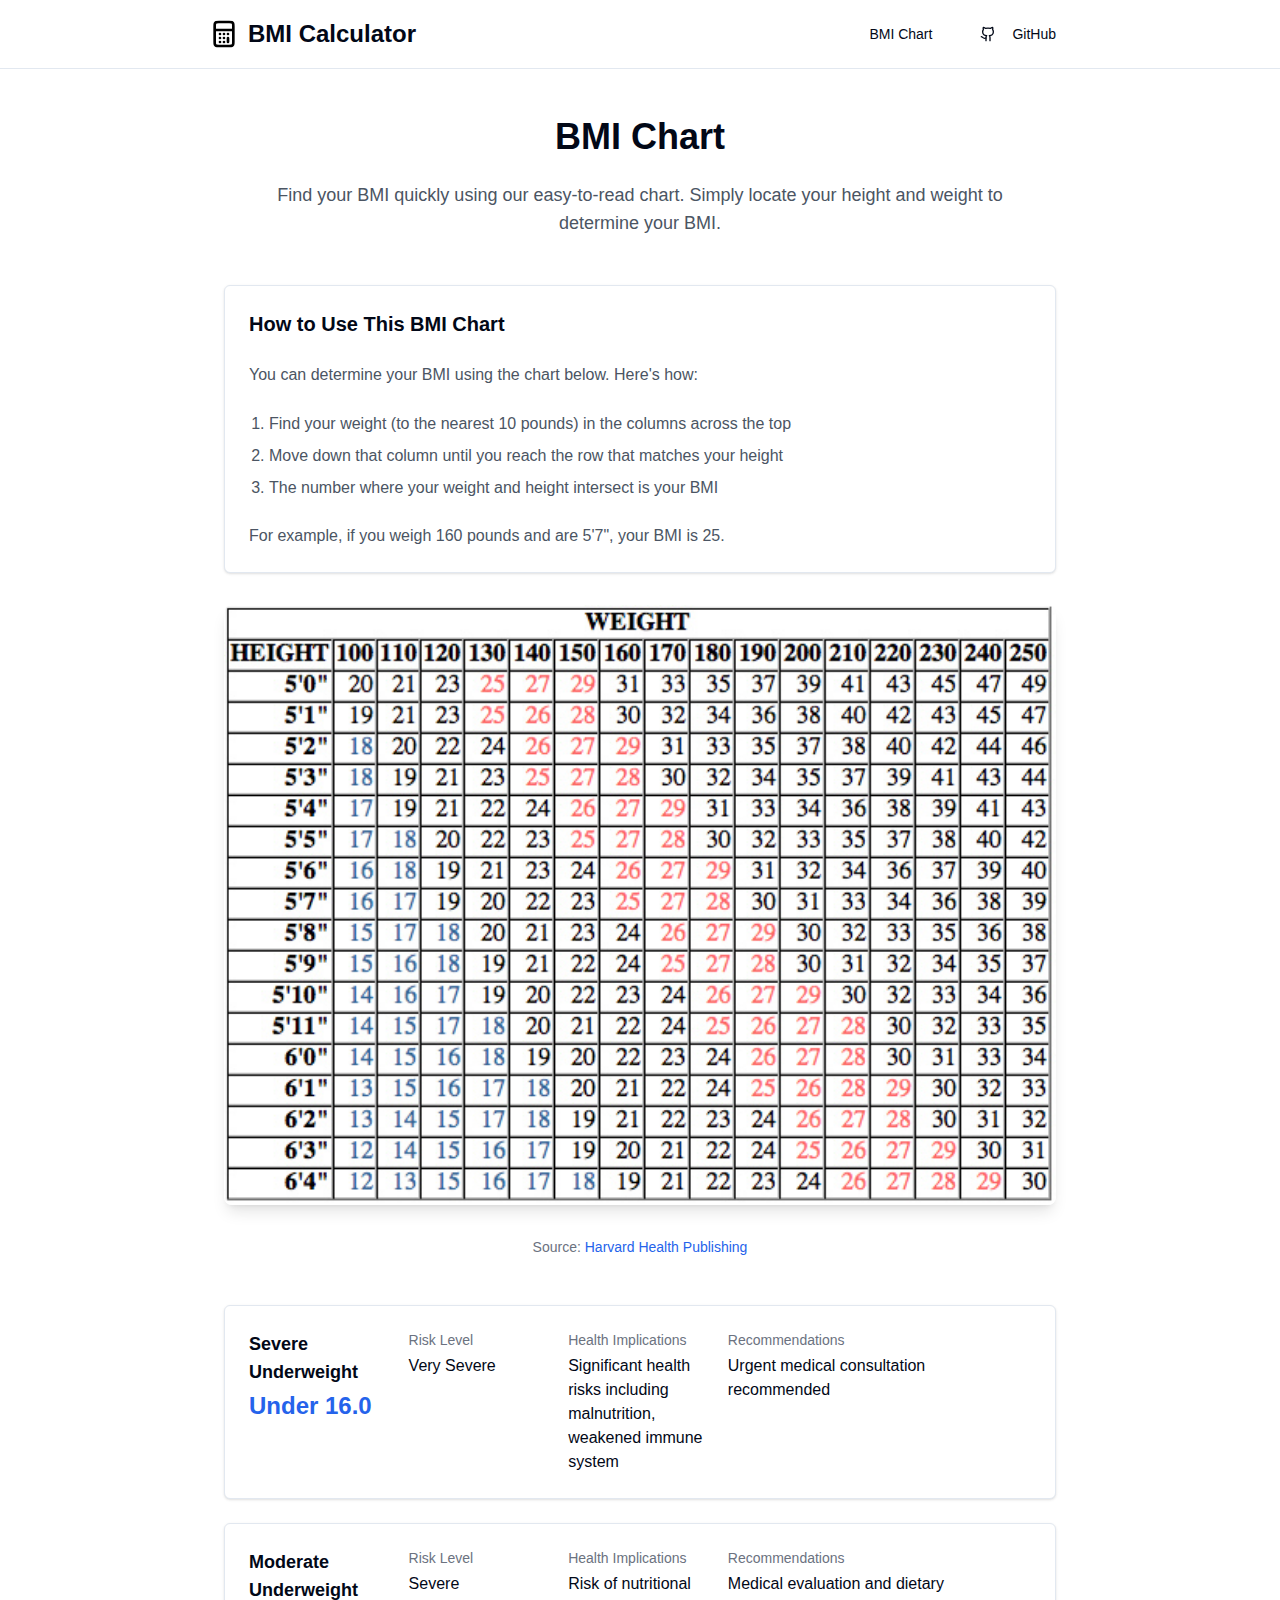
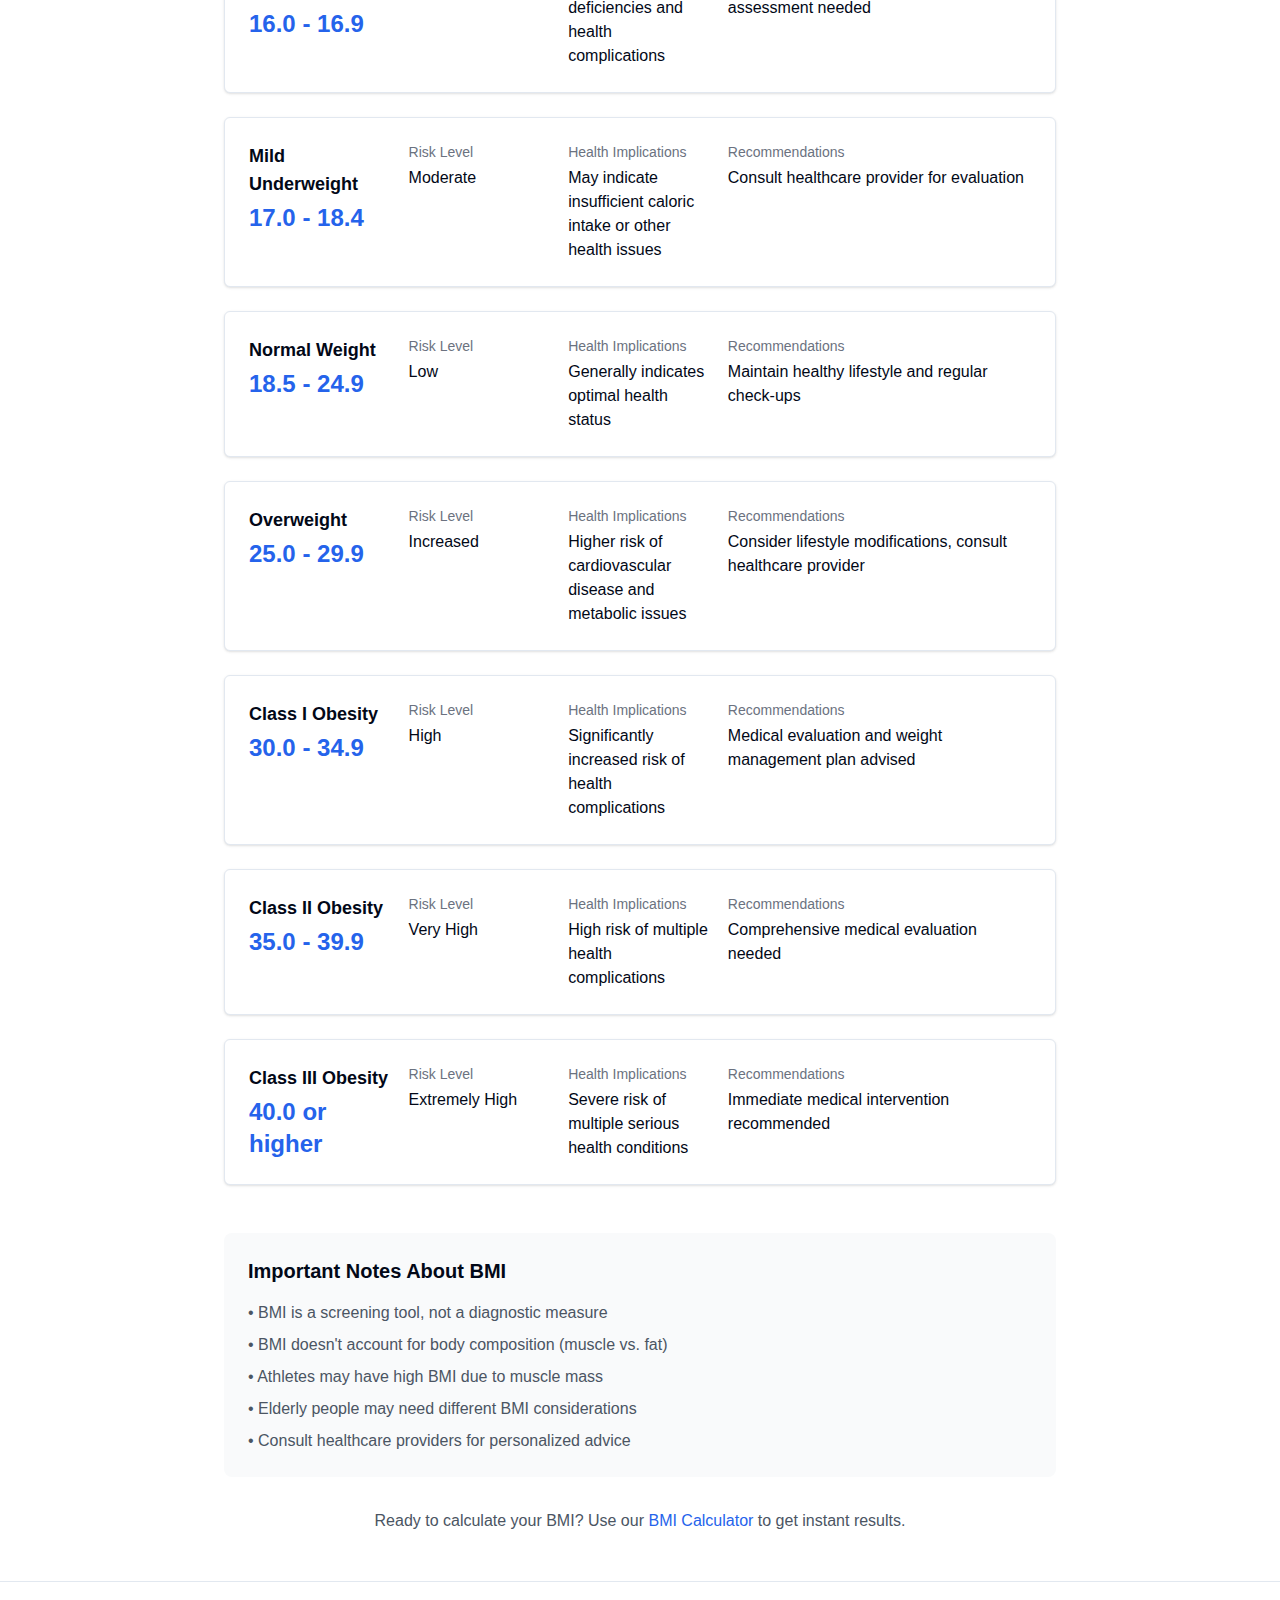
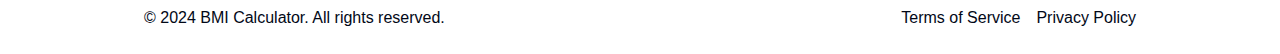
<file: bmi-chart.html>
<!DOCTYPE html><html lang="en"><head><meta charSet="utf-8"/><meta name="viewport" content="width=device-width, initial-scale=1"/><link rel="preload" as="image" href="/image/bmi-chart.jpg" fetchPriority="high"/><link rel="stylesheet" href="/_next/static/css/c86933e8e40308e4.css" data-precedence="next"/><link rel="preload" as="script" fetchPriority="low" href="/_next/static/chunks/webpack-b44723ace519ea1b.js"/><script src="/_next/static/chunks/06b4db22-5bea57d7cf6afd03.js" async=""></script><script src="/_next/static/chunks/480-6af029b161110727.js" async=""></script><script src="/_next/static/chunks/main-app-e6d86fabfef07921.js" async=""></script><script src="/_next/static/chunks/600-d1f887be4ad256a9.js" async=""></script><script src="/_next/static/chunks/app/bmi-chart/page-4a766fb32e6669c3.js" async=""></script><script src="/_next/static/chunks/851-3ed5f1dcd5a68981.js" async=""></script><script src="/_next/static/chunks/app/layout-4b2eef08281887d2.js" async=""></script><link rel="preload" href="https://www.googletagmanager.com/gtag/js?id=G-LTBE1MPXLS" as="script"/><title>BMI Chart &amp; Categories | BMI Calculator</title><meta name="description" content="Comprehensive BMI chart showing weight status categories for adults. Learn about BMI ranges and what they mean for your health"/><link rel="manifest" href="https://bmi-calculator-online.github.io/site.webmanifest" crossorigin="use-credentials"/><link rel="canonical" href="https://bmi-calculator-online.github.io/bmi-chart"/><meta name="google-site-verification" content="lTwaQTJ2H6vMNYMUd9ooaLxzvssiGoQEuoRdsOYNX8g"/><meta property="og:title" content="BMI Chart &amp; Categories | BMI Calculator"/><meta property="og:description" content="Comprehensive BMI chart showing weight status categories for adults. Learn about BMI ranges and what they mean for your health"/><meta property="og:url" content="https://bmi-calculator-online.github.io/bmi-chart"/><meta property="og:site_name" content="BMI Calculator - Free Online Body Mass Index Calculator"/><meta property="og:image" content="https://bmi-calculator-online.github.io/image/bmi-chart.jpg"/><meta property="og:image:width" content="1000"/><meta property="og:image:height" content="800"/><meta property="og:image:alt" content="BMI Calculator - Free Online Body Mass Index Calculator"/><meta property="og:type" content="website"/><meta name="twitter:card" content="summary_large_image"/><meta name="twitter:title" content="BMI Chart &amp; Categories | BMI Calculator"/><meta name="twitter:description" content="Comprehensive BMI chart showing weight status categories for adults. Learn about BMI ranges and what they mean for your health"/><meta name="twitter:image" content="https://bmi-calculator-online.github.io/image/bmi-chart.jpg"/><meta name="twitter:image:width" content="1000"/><meta name="twitter:image:height" content="800"/><meta name="twitter:image:alt" content="BMI Calculator - Free Online Body Mass Index Calculator"/><link rel="icon" href="/favicon.ico"/><link rel="icon" href="/favicon-16x16.png" sizes="16x16" type="image/png"/><link rel="icon" href="/favicon-32x32.png" sizes="32x32" type="image/png"/><link rel="icon" href="/favicon-48x48.png" sizes="48x48" type="image/png"/><link rel="icon" href="/favicon-64x64.png" sizes="64x64" type="image/png"/><link rel="icon" href="/favicon-128x128.png" sizes="128x128" type="image/png"/><link rel="icon" href="/favicon-256x256.png" sizes="256x256" type="image/png"/><link rel="apple-touch-icon" href="/apple-touch-icon.png"/><script>
              (function(c,l,a,r,i,t,y){
                c[a]=c[a]||function(){(c[a].q=c[a].q||[]).push(arguments)};
                t=l.createElement(r);t.async=1;t.src="https://www.clarity.ms/tag/"+i;
                y=l.getElementsByTagName(r)[0];y.parentNode.insertBefore(t,y);
              })(window, document, "clarity", "script", "p3n7seiu4l");
            </script><script src="/_next/static/chunks/polyfills-42372ed130431b0a.js" noModule=""></script></head><body class="antialiased"><div class="flex flex-col min-h-screen"><header class="border-b"><div class="max-w-4xl mx-auto px-4 py-4 flex justify-between items-center"><a class="flex items-center" href="/"><img alt="BMI Calculator Icon" loading="lazy" width="32" height="32" decoding="async" data-nimg="1" class="mr-2" style="color:transparent" src="/logo.svg"/><span class="text-2xl font-bold">BMI Calculator</span></a><nav class="flex items-center space-x-4"><a class="inline-flex items-center justify-center gap-2 whitespace-nowrap rounded-md text-sm font-medium transition-colors focus-visible:outline-none focus-visible:ring-1 focus-visible:ring-ring disabled:pointer-events-none disabled:opacity-50 [&amp;_svg]:pointer-events-none [&amp;_svg]:size-4 [&amp;_svg]:shrink-0 hover:bg-accent hover:text-accent-foreground h-9 px-4 py-2" href="/bmi-chart">BMI Chart</a><a href="https://github.com/bmi-calculator-online/bmi-calculator-online.github.io" target="_blank" rel="noopener noreferrer" class="inline-flex items-center justify-center gap-2 whitespace-nowrap rounded-md text-sm font-medium transition-colors focus-visible:outline-none focus-visible:ring-1 focus-visible:ring-ring disabled:pointer-events-none disabled:opacity-50 [&amp;_svg]:pointer-events-none [&amp;_svg]:size-4 [&amp;_svg]:shrink-0 hover:bg-accent hover:text-accent-foreground h-9 px-4 py-2 flex items-center space-x-2"><svg xmlns="http://www.w3.org/2000/svg" width="24" height="24" viewBox="0 0 24 24" fill="none" stroke="currentColor" stroke-width="2" stroke-linecap="round" stroke-linejoin="round" class="lucide lucide-github w-5 h-5"><path d="M15 22v-4a4.8 4.8 0 0 0-1-3.5c3 0 6-2 6-5.5.08-1.25-.27-2.48-1-3.5.28-1.15.28-2.35 0-3.5 0 0-1 0-3 1.5-2.64-.5-5.36-.5-8 0C6 2 5 2 5 2c-.3 1.15-.3 2.35 0 3.5A5.403 5.403 0 0 0 4 9c0 3.5 3 5.5 6 5.5-.39.49-.68 1.05-.85 1.65-.17.6-.22 1.23-.15 1.85v4"></path><path d="M9 18c-4.51 2-5-2-7-2"></path></svg><span class="hidden md:inline">GitHub</span></a></nav></div></header><main class="flex-grow w-full max-w-4xl mx-auto px-2 md:px-4"><div class="py-12 px-4 max-w-7xl mx-auto"><h1 class="text-4xl font-bold text-center mb-6">BMI Chart</h1><p class="text-lg text-gray-600 text-center mb-12 max-w-3xl mx-auto">Find your BMI quickly using our easy-to-read chart. Simply locate your height and weight to determine your BMI.</p><div class="border bg-card text-card-foreground shadow mb-8 rounded-md"><div class="p-6"><div class="space-y-6"><h2 class="text-xl font-semibold mb-4">How to Use This BMI Chart</h2><p class="text-gray-600 leading-relaxed">You can determine your BMI using the chart below. Here&#x27;s how:</p><ol class="list-decimal pl-5 space-y-2 text-gray-600"><li>Find your weight (to the nearest 10 pounds) in the columns across the top</li><li>Move down that column until you reach the row that matches your height</li><li>The number where your weight and height intersect is your BMI</li></ol><p class="text-gray-600">For example, if you weigh 160 pounds and are 5&#x27;7&quot;, your BMI is 25.</p></div></div></div><div class="relative w-full mb-8"><img alt="BMI Chart showing the relationship between height, weight, and BMI" fetchPriority="high" width="1000" height="800" decoding="async" data-nimg="1" class="mx-auto rounded-lg shadow-lg" style="color:transparent" src="/image/bmi-chart.jpg"/></div><div class="text-sm text-gray-500 text-center mb-12">Source: <a href="https://www.health.harvard.edu/bmi-calculator" target="_blank" rel="noopener noreferrer" class="text-blue-600 hover:underline">Harvard Health Publishing</a></div><div class="grid gap-6"><div class="border bg-card text-card-foreground shadow hover:shadow-lg transition-shadow rounded-md"><div class="p-6"><div class="grid md:grid-cols-5 gap-4"><div class="md:col-span-1"><h3 class="font-semibold text-lg mb-1">Severe Underweight</h3><p class="text-2xl font-bold text-blue-600">Under 16.0</p></div><div class="md:col-span-1"><h4 class="text-sm text-gray-500 mb-1">Risk Level</h4><p class="font-medium">Very Severe</p></div><div class="md:col-span-1"><h4 class="text-sm text-gray-500 mb-1">Health Implications</h4><p>Significant health risks including malnutrition, weakened immune system</p></div><div class="md:col-span-2"><h4 class="text-sm text-gray-500 mb-1">Recommendations</h4><p>Urgent medical consultation recommended</p></div></div></div></div><div class="border bg-card text-card-foreground shadow hover:shadow-lg transition-shadow rounded-md"><div class="p-6"><div class="grid md:grid-cols-5 gap-4"><div class="md:col-span-1"><h3 class="font-semibold text-lg mb-1">Moderate Underweight</h3><p class="text-2xl font-bold text-blue-600">16.0 - 16.9</p></div><div class="md:col-span-1"><h4 class="text-sm text-gray-500 mb-1">Risk Level</h4><p class="font-medium">Severe</p></div><div class="md:col-span-1"><h4 class="text-sm text-gray-500 mb-1">Health Implications</h4><p>Risk of nutritional deficiencies and health complications</p></div><div class="md:col-span-2"><h4 class="text-sm text-gray-500 mb-1">Recommendations</h4><p>Medical evaluation and dietary assessment needed</p></div></div></div></div><div class="border bg-card text-card-foreground shadow hover:shadow-lg transition-shadow rounded-md"><div class="p-6"><div class="grid md:grid-cols-5 gap-4"><div class="md:col-span-1"><h3 class="font-semibold text-lg mb-1">Mild Underweight</h3><p class="text-2xl font-bold text-blue-600">17.0 - 18.4</p></div><div class="md:col-span-1"><h4 class="text-sm text-gray-500 mb-1">Risk Level</h4><p class="font-medium">Moderate</p></div><div class="md:col-span-1"><h4 class="text-sm text-gray-500 mb-1">Health Implications</h4><p>May indicate insufficient caloric intake or other health issues</p></div><div class="md:col-span-2"><h4 class="text-sm text-gray-500 mb-1">Recommendations</h4><p>Consult healthcare provider for evaluation</p></div></div></div></div><div class="border bg-card text-card-foreground shadow hover:shadow-lg transition-shadow rounded-md"><div class="p-6"><div class="grid md:grid-cols-5 gap-4"><div class="md:col-span-1"><h3 class="font-semibold text-lg mb-1">Normal Weight</h3><p class="text-2xl font-bold text-blue-600">18.5 - 24.9</p></div><div class="md:col-span-1"><h4 class="text-sm text-gray-500 mb-1">Risk Level</h4><p class="font-medium">Low</p></div><div class="md:col-span-1"><h4 class="text-sm text-gray-500 mb-1">Health Implications</h4><p>Generally indicates optimal health status</p></div><div class="md:col-span-2"><h4 class="text-sm text-gray-500 mb-1">Recommendations</h4><p>Maintain healthy lifestyle and regular check-ups</p></div></div></div></div><div class="border bg-card text-card-foreground shadow hover:shadow-lg transition-shadow rounded-md"><div class="p-6"><div class="grid md:grid-cols-5 gap-4"><div class="md:col-span-1"><h3 class="font-semibold text-lg mb-1">Overweight</h3><p class="text-2xl font-bold text-blue-600">25.0 - 29.9</p></div><div class="md:col-span-1"><h4 class="text-sm text-gray-500 mb-1">Risk Level</h4><p class="font-medium">Increased</p></div><div class="md:col-span-1"><h4 class="text-sm text-gray-500 mb-1">Health Implications</h4><p>Higher risk of cardiovascular disease and metabolic issues</p></div><div class="md:col-span-2"><h4 class="text-sm text-gray-500 mb-1">Recommendations</h4><p>Consider lifestyle modifications, consult healthcare provider</p></div></div></div></div><div class="border bg-card text-card-foreground shadow hover:shadow-lg transition-shadow rounded-md"><div class="p-6"><div class="grid md:grid-cols-5 gap-4"><div class="md:col-span-1"><h3 class="font-semibold text-lg mb-1">Class I Obesity</h3><p class="text-2xl font-bold text-blue-600">30.0 - 34.9</p></div><div class="md:col-span-1"><h4 class="text-sm text-gray-500 mb-1">Risk Level</h4><p class="font-medium">High</p></div><div class="md:col-span-1"><h4 class="text-sm text-gray-500 mb-1">Health Implications</h4><p>Significantly increased risk of health complications</p></div><div class="md:col-span-2"><h4 class="text-sm text-gray-500 mb-1">Recommendations</h4><p>Medical evaluation and weight management plan advised</p></div></div></div></div><div class="border bg-card text-card-foreground shadow hover:shadow-lg transition-shadow rounded-md"><div class="p-6"><div class="grid md:grid-cols-5 gap-4"><div class="md:col-span-1"><h3 class="font-semibold text-lg mb-1">Class II Obesity</h3><p class="text-2xl font-bold text-blue-600">35.0 - 39.9</p></div><div class="md:col-span-1"><h4 class="text-sm text-gray-500 mb-1">Risk Level</h4><p class="font-medium">Very High</p></div><div class="md:col-span-1"><h4 class="text-sm text-gray-500 mb-1">Health Implications</h4><p>High risk of multiple health complications</p></div><div class="md:col-span-2"><h4 class="text-sm text-gray-500 mb-1">Recommendations</h4><p>Comprehensive medical evaluation needed</p></div></div></div></div><div class="border bg-card text-card-foreground shadow hover:shadow-lg transition-shadow rounded-md"><div class="p-6"><div class="grid md:grid-cols-5 gap-4"><div class="md:col-span-1"><h3 class="font-semibold text-lg mb-1">Class III Obesity</h3><p class="text-2xl font-bold text-blue-600">40.0 or higher</p></div><div class="md:col-span-1"><h4 class="text-sm text-gray-500 mb-1">Risk Level</h4><p class="font-medium">Extremely High</p></div><div class="md:col-span-1"><h4 class="text-sm text-gray-500 mb-1">Health Implications</h4><p>Severe risk of multiple serious health conditions</p></div><div class="md:col-span-2"><h4 class="text-sm text-gray-500 mb-1">Recommendations</h4><p>Immediate medical intervention recommended</p></div></div></div></div></div><div class="mt-12 bg-gray-50 rounded-lg p-6"><h2 class="text-xl font-semibold mb-4">Important Notes About BMI</h2><ul class="space-y-2 text-gray-600"><li>• BMI is a screening tool, not a diagnostic measure</li><li>• BMI doesn&#x27;t account for body composition (muscle vs. fat)</li><li>• Athletes may have high BMI due to muscle mass</li><li>• Elderly people may need different BMI considerations</li><li>• Consult healthcare providers for personalized advice</li></ul></div><div class="mt-8 text-center"><p class="text-gray-600">Ready to calculate your BMI? Use our<!-- --> <a href="/" class="text-blue-600 hover:underline">BMI Calculator</a> <!-- -->to get instant results.</p></div></div></main><footer class="border-t"><div class="max-w-5xl mx-auto px-4 py-6"><div class="flex flex-col md:flex-row justify-between items-center"><div class="mb-4 md:mb-0"><p>© <!-- -->2024<!-- --> BMI Calculator. All rights reserved.</p></div><nav><ul class="flex space-x-4"><li><a class="hover:underline" href="/terms">Terms of Service</a></li><li><a class="hover:underline" href="/privacy">Privacy Policy</a></li></ul></nav></div></div></footer></div><section aria-label="Notifications alt+T" tabindex="-1" aria-live="polite" aria-relevant="additions text" aria-atomic="false"></section><script src="/_next/static/chunks/webpack-b44723ace519ea1b.js" async=""></script><script>(self.__next_f=self.__next_f||[]).push([0]);self.__next_f.push([2,null])</script><script>self.__next_f.push([1,"1:HL[\"/_next/static/css/c86933e8e40308e4.css\",\"style\"]\n"])</script><script>self.__next_f.push([1,"2:I[364,[],\"\"]\n4:I[1600,[\"600\",\"static/chunks/600-d1f887be4ad256a9.js\",\"741\",\"static/chunks/app/bmi-chart/page-4a766fb32e6669c3.js\"],\"Image\"]\n5:I[8765,[],\"\"]\n6:I[6621,[],\"\"]\n7:I[7414,[\"600\",\"static/chunks/600-d1f887be4ad256a9.js\",\"851\",\"static/chunks/851-3ed5f1dcd5a68981.js\",\"185\",\"static/chunks/app/layout-4b2eef08281887d2.js\"],\"GoogleAnalytics\"]\n8:I[3385,[\"600\",\"static/chunks/600-d1f887be4ad256a9.js\",\"851\",\"static/chunks/851-3ed5f1dcd5a68981.js\",\"185\",\"static/chunks/app/layout-4b2eef08281887d2.js\"],\"\"]\n9:I[1227,[\"600\",\"static/chunks/600-d1f887be4ad256a9.js\",\"851\",\"static/chunks/851-3ed5f1dcd5a68981.js\",\"185\",\"static/chunks/app/layout-4b2eef08281887d2.js\"],\"Toaster\"]\nb:I[5883,[],\"\"]\nc:[]\n"])</script><script>self.__next_f.push([1,"0:[\"$\",\"$L2\",null,{\"buildId\":\"2zQS7bVlPMKd2fLyt6a2h\",\"assetPrefix\":\"\",\"urlParts\":[\"\",\"bmi-chart\"],\"initialTree\":[\"\",{\"children\":[\"bmi-chart\",{\"children\":[\"__PAGE__\",{}]}]},\"$undefined\",\"$undefined\",true],\"initialSeedData\":[\"\",{\"children\":[\"bmi-chart\",{\"children\":[\"__PAGE__\",{},[[\"$L3\",[\"$\",\"div\",null,{\"className\":\"py-12 px-4 max-w-7xl mx-auto\",\"children\":[[\"$\",\"h1\",null,{\"className\":\"text-4xl font-bold text-center mb-6\",\"children\":\"BMI Chart\"}],[\"$\",\"p\",null,{\"className\":\"text-lg text-gray-600 text-center mb-12 max-w-3xl mx-auto\",\"children\":\"Find your BMI quickly using our easy-to-read chart. Simply locate your height and weight to determine your BMI.\"}],[\"$\",\"div\",null,{\"className\":\"border bg-card text-card-foreground shadow mb-8 rounded-md\",\"children\":[\"$\",\"div\",null,{\"className\":\"p-6\",\"children\":[\"$\",\"div\",null,{\"className\":\"space-y-6\",\"children\":[[\"$\",\"h2\",null,{\"className\":\"text-xl font-semibold mb-4\",\"children\":\"How to Use This BMI Chart\"}],[\"$\",\"p\",null,{\"className\":\"text-gray-600 leading-relaxed\",\"children\":\"You can determine your BMI using the chart below. Here's how:\"}],[\"$\",\"ol\",null,{\"className\":\"list-decimal pl-5 space-y-2 text-gray-600\",\"children\":[[\"$\",\"li\",null,{\"children\":\"Find your weight (to the nearest 10 pounds) in the columns across the top\"}],[\"$\",\"li\",null,{\"children\":\"Move down that column until you reach the row that matches your height\"}],[\"$\",\"li\",null,{\"children\":\"The number where your weight and height intersect is your BMI\"}]]}],[\"$\",\"p\",null,{\"className\":\"text-gray-600\",\"children\":\"For example, if you weigh 160 pounds and are 5'7\\\", your BMI is 25.\"}]]}]}]}],[\"$\",\"div\",null,{\"className\":\"relative w-full mb-8\",\"children\":[\"$\",\"$L4\",null,{\"src\":\"/image/bmi-chart.jpg\",\"alt\":\"BMI Chart showing the relationship between height, weight, and BMI\",\"width\":1000,\"height\":800,\"className\":\"mx-auto rounded-lg shadow-lg\",\"priority\":true}]}],[\"$\",\"div\",null,{\"className\":\"text-sm text-gray-500 text-center mb-12\",\"children\":[\"Source: \",[\"$\",\"a\",null,{\"href\":\"https://www.health.harvard.edu/bmi-calculator\",\"target\":\"_blank\",\"rel\":\"noopener noreferrer\",\"className\":\"text-blue-600 hover:underline\",\"children\":\"Harvard Health Publishing\"}]]}],[\"$\",\"div\",null,{\"className\":\"grid gap-6\",\"children\":[[\"$\",\"div\",null,{\"className\":\"border bg-card text-card-foreground shadow hover:shadow-lg transition-shadow rounded-md\",\"children\":[\"$\",\"div\",null,{\"className\":\"p-6\",\"children\":[\"$\",\"div\",null,{\"className\":\"grid md:grid-cols-5 gap-4\",\"children\":[[\"$\",\"div\",null,{\"className\":\"md:col-span-1\",\"children\":[[\"$\",\"h3\",null,{\"className\":\"font-semibold text-lg mb-1\",\"children\":\"Severe Underweight\"}],[\"$\",\"p\",null,{\"className\":\"text-2xl font-bold text-blue-600\",\"children\":\"Under 16.0\"}]]}],[\"$\",\"div\",null,{\"className\":\"md:col-span-1\",\"children\":[[\"$\",\"h4\",null,{\"className\":\"text-sm text-gray-500 mb-1\",\"children\":\"Risk Level\"}],[\"$\",\"p\",null,{\"className\":\"font-medium\",\"children\":\"Very Severe\"}]]}],[\"$\",\"div\",null,{\"className\":\"md:col-span-1\",\"children\":[[\"$\",\"h4\",null,{\"className\":\"text-sm text-gray-500 mb-1\",\"children\":\"Health Implications\"}],[\"$\",\"p\",null,{\"children\":\"Significant health risks including malnutrition, weakened immune system\"}]]}],[\"$\",\"div\",null,{\"className\":\"md:col-span-2\",\"children\":[[\"$\",\"h4\",null,{\"className\":\"text-sm text-gray-500 mb-1\",\"children\":\"Recommendations\"}],[\"$\",\"p\",null,{\"children\":\"Urgent medical consultation recommended\"}]]}]]}]}]}],[\"$\",\"div\",null,{\"className\":\"border bg-card text-card-foreground shadow hover:shadow-lg transition-shadow rounded-md\",\"children\":[\"$\",\"div\",null,{\"className\":\"p-6\",\"children\":[\"$\",\"div\",null,{\"className\":\"grid md:grid-cols-5 gap-4\",\"children\":[[\"$\",\"div\",null,{\"className\":\"md:col-span-1\",\"children\":[[\"$\",\"h3\",null,{\"className\":\"font-semibold text-lg mb-1\",\"children\":\"Moderate Underweight\"}],[\"$\",\"p\",null,{\"className\":\"text-2xl font-bold text-blue-600\",\"children\":\"16.0 - 16.9\"}]]}],[\"$\",\"div\",null,{\"className\":\"md:col-span-1\",\"children\":[[\"$\",\"h4\",null,{\"className\":\"text-sm text-gray-500 mb-1\",\"children\":\"Risk Level\"}],[\"$\",\"p\",null,{\"className\":\"font-medium\",\"children\":\"Severe\"}]]}],[\"$\",\"div\",null,{\"className\":\"md:col-span-1\",\"children\":[[\"$\",\"h4\",null,{\"className\":\"text-sm text-gray-500 mb-1\",\"children\":\"Health Implications\"}],[\"$\",\"p\",null,{\"children\":\"Risk of nutritional deficiencies and health complications\"}]]}],[\"$\",\"div\",null,{\"className\":\"md:col-span-2\",\"children\":[[\"$\",\"h4\",null,{\"className\":\"text-sm text-gray-500 mb-1\",\"children\":\"Recommendations\"}],[\"$\",\"p\",null,{\"children\":\"Medical evaluation and dietary assessment needed\"}]]}]]}]}]}],[\"$\",\"div\",null,{\"className\":\"border bg-card text-card-foreground shadow hover:shadow-lg transition-shadow rounded-md\",\"children\":[\"$\",\"div\",null,{\"className\":\"p-6\",\"children\":[\"$\",\"div\",null,{\"className\":\"grid md:grid-cols-5 gap-4\",\"children\":[[\"$\",\"div\",null,{\"className\":\"md:col-span-1\",\"children\":[[\"$\",\"h3\",null,{\"className\":\"font-semibold text-lg mb-1\",\"children\":\"Mild Underweight\"}],[\"$\",\"p\",null,{\"className\":\"text-2xl font-bold text-blue-600\",\"children\":\"17.0 - 18.4\"}]]}],[\"$\",\"div\",null,{\"className\":\"md:col-span-1\",\"children\":[[\"$\",\"h4\",null,{\"className\":\"text-sm text-gray-500 mb-1\",\"children\":\"Risk Level\"}],[\"$\",\"p\",null,{\"className\":\"font-medium\",\"children\":\"Moderate\"}]]}],[\"$\",\"div\",null,{\"className\":\"md:col-span-1\",\"children\":[[\"$\",\"h4\",null,{\"className\":\"text-sm text-gray-500 mb-1\",\"children\":\"Health Implications\"}],[\"$\",\"p\",null,{\"children\":\"May indicate insufficient caloric intake or other health issues\"}]]}],[\"$\",\"div\",null,{\"className\":\"md:col-span-2\",\"children\":[[\"$\",\"h4\",null,{\"className\":\"text-sm text-gray-500 mb-1\",\"children\":\"Recommendations\"}],[\"$\",\"p\",null,{\"children\":\"Consult healthcare provider for evaluation\"}]]}]]}]}]}],[\"$\",\"div\",null,{\"className\":\"border bg-card text-card-foreground shadow hover:shadow-lg transition-shadow rounded-md\",\"children\":[\"$\",\"div\",null,{\"className\":\"p-6\",\"children\":[\"$\",\"div\",null,{\"className\":\"grid md:grid-cols-5 gap-4\",\"children\":[[\"$\",\"div\",null,{\"className\":\"md:col-span-1\",\"children\":[[\"$\",\"h3\",null,{\"className\":\"font-semibold text-lg mb-1\",\"children\":\"Normal Weight\"}],[\"$\",\"p\",null,{\"className\":\"text-2xl font-bold text-blue-600\",\"children\":\"18.5 - 24.9\"}]]}],[\"$\",\"div\",null,{\"className\":\"md:col-span-1\",\"children\":[[\"$\",\"h4\",null,{\"className\":\"text-sm text-gray-500 mb-1\",\"children\":\"Risk Level\"}],[\"$\",\"p\",null,{\"className\":\"font-medium\",\"children\":\"Low\"}]]}],[\"$\",\"div\",null,{\"className\":\"md:col-span-1\",\"children\":[[\"$\",\"h4\",null,{\"className\":\"text-sm text-gray-500 mb-1\",\"children\":\"Health Implications\"}],[\"$\",\"p\",null,{\"children\":\"Generally indicates optimal health status\"}]]}],[\"$\",\"div\",null,{\"className\":\"md:col-span-2\",\"children\":[[\"$\",\"h4\",null,{\"className\":\"text-sm text-gray-500 mb-1\",\"children\":\"Recommendations\"}],[\"$\",\"p\",null,{\"children\":\"Maintain healthy lifestyle and regular check-ups\"}]]}]]}]}]}],[\"$\",\"div\",null,{\"className\":\"border bg-card text-card-foreground shadow hover:shadow-lg transition-shadow rounded-md\",\"children\":[\"$\",\"div\",null,{\"className\":\"p-6\",\"children\":[\"$\",\"div\",null,{\"className\":\"grid md:grid-cols-5 gap-4\",\"children\":[[\"$\",\"div\",null,{\"className\":\"md:col-span-1\",\"children\":[[\"$\",\"h3\",null,{\"className\":\"font-semibold text-lg mb-1\",\"children\":\"Overweight\"}],[\"$\",\"p\",null,{\"className\":\"text-2xl font-bold text-blue-600\",\"children\":\"25.0 - 29.9\"}]]}],[\"$\",\"div\",null,{\"className\":\"md:col-span-1\",\"children\":[[\"$\",\"h4\",null,{\"className\":\"text-sm text-gray-500 mb-1\",\"children\":\"Risk Level\"}],[\"$\",\"p\",null,{\"className\":\"font-medium\",\"children\":\"Increased\"}]]}],[\"$\",\"div\",null,{\"className\":\"md:col-span-1\",\"children\":[[\"$\",\"h4\",null,{\"className\":\"text-sm text-gray-500 mb-1\",\"children\":\"Health Implications\"}],[\"$\",\"p\",null,{\"children\":\"Higher risk of cardiovascular disease and metabolic issues\"}]]}],[\"$\",\"div\",null,{\"className\":\"md:col-span-2\",\"children\":[[\"$\",\"h4\",null,{\"className\":\"text-sm text-gray-500 mb-1\",\"children\":\"Recommendations\"}],[\"$\",\"p\",null,{\"children\":\"Consider lifestyle modifications, consult healthcare provider\"}]]}]]}]}]}],[\"$\",\"div\",null,{\"className\":\"border bg-card text-card-foreground shadow hover:shadow-lg transition-shadow rounded-md\",\"children\":[\"$\",\"div\",null,{\"className\":\"p-6\",\"children\":[\"$\",\"div\",null,{\"className\":\"grid md:grid-cols-5 gap-4\",\"children\":[[\"$\",\"div\",null,{\"className\":\"md:col-span-1\",\"children\":[[\"$\",\"h3\",null,{\"className\":\"font-semibold text-lg mb-1\",\"children\":\"Class I Obesity\"}],[\"$\",\"p\",null,{\"className\":\"text-2xl font-bold text-blue-600\",\"children\":\"30.0 - 34.9\"}]]}],[\"$\",\"div\",null,{\"className\":\"md:col-span-1\",\"children\":[[\"$\",\"h4\",null,{\"className\":\"text-sm text-gray-500 mb-1\",\"children\":\"Risk Level\"}],[\"$\",\"p\",null,{\"className\":\"font-medium\",\"children\":\"High\"}]]}],[\"$\",\"div\",null,{\"className\":\"md:col-span-1\",\"children\":[[\"$\",\"h4\",null,{\"className\":\"text-sm text-gray-500 mb-1\",\"children\":\"Health Implications\"}],[\"$\",\"p\",null,{\"children\":\"Significantly increased risk of health complications\"}]]}],[\"$\",\"div\",null,{\"className\":\"md:col-span-2\",\"children\":[[\"$\",\"h4\",null,{\"className\":\"text-sm text-gray-500 mb-1\",\"children\":\"Recommendations\"}],[\"$\",\"p\",null,{\"children\":\"Medical evaluation and weight management plan advised\"}]]}]]}]}]}],[\"$\",\"div\",null,{\"className\":\"border bg-card text-card-foreground shadow hover:shadow-lg transition-shadow rounded-md\",\"children\":[\"$\",\"div\",null,{\"className\":\"p-6\",\"children\":[\"$\",\"div\",null,{\"className\":\"grid md:grid-cols-5 gap-4\",\"children\":[[\"$\",\"div\",null,{\"className\":\"md:col-span-1\",\"children\":[[\"$\",\"h3\",null,{\"className\":\"font-semibold text-lg mb-1\",\"children\":\"Class II Obesity\"}],[\"$\",\"p\",null,{\"className\":\"text-2xl font-bold text-blue-600\",\"children\":\"35.0 - 39.9\"}]]}],[\"$\",\"div\",null,{\"className\":\"md:col-span-1\",\"children\":[[\"$\",\"h4\",null,{\"className\":\"text-sm text-gray-500 mb-1\",\"children\":\"Risk Level\"}],[\"$\",\"p\",null,{\"className\":\"font-medium\",\"children\":\"Very High\"}]]}],[\"$\",\"div\",null,{\"className\":\"md:col-span-1\",\"children\":[[\"$\",\"h4\",null,{\"className\":\"text-sm text-gray-500 mb-1\",\"children\":\"Health Implications\"}],[\"$\",\"p\",null,{\"children\":\"High risk of multiple health complications\"}]]}],[\"$\",\"div\",null,{\"className\":\"md:col-span-2\",\"children\":[[\"$\",\"h4\",null,{\"className\":\"text-sm text-gray-500 mb-1\",\"children\":\"Recommendations\"}],[\"$\",\"p\",null,{\"children\":\"Comprehensive medical evaluation needed\"}]]}]]}]}]}],[\"$\",\"div\",null,{\"className\":\"border bg-card text-card-foreground shadow hover:shadow-lg transition-shadow rounded-md\",\"children\":[\"$\",\"div\",null,{\"className\":\"p-6\",\"children\":[\"$\",\"div\",null,{\"className\":\"grid md:grid-cols-5 gap-4\",\"children\":[[\"$\",\"div\",null,{\"className\":\"md:col-span-1\",\"children\":[[\"$\",\"h3\",null,{\"className\":\"font-semibold text-lg mb-1\",\"children\":\"Class III Obesity\"}],[\"$\",\"p\",null,{\"className\":\"text-2xl font-bold text-blue-600\",\"children\":\"40.0 or higher\"}]]}],[\"$\",\"div\",null,{\"className\":\"md:col-span-1\",\"children\":[[\"$\",\"h4\",null,{\"className\":\"text-sm text-gray-500 mb-1\",\"children\":\"Risk Level\"}],[\"$\",\"p\",null,{\"className\":\"font-medium\",\"children\":\"Extremely High\"}]]}],[\"$\",\"div\",null,{\"className\":\"md:col-span-1\",\"children\":[[\"$\",\"h4\",null,{\"className\":\"text-sm text-gray-500 mb-1\",\"children\":\"Health Implications\"}],[\"$\",\"p\",null,{\"children\":\"Severe risk of multiple serious health conditions\"}]]}],[\"$\",\"div\",null,{\"className\":\"md:col-span-2\",\"children\":[[\"$\",\"h4\",null,{\"className\":\"text-sm text-gray-500 mb-1\",\"children\":\"Recommendations\"}],[\"$\",\"p\",null,{\"children\":\"Immediate medical intervention recommended\"}]]}]]}]}]}]]}],[\"$\",\"div\",null,{\"className\":\"mt-12 bg-gray-50 rounded-lg p-6\",\"children\":[[\"$\",\"h2\",null,{\"className\":\"text-xl font-semibold mb-4\",\"children\":\"Important Notes About BMI\"}],[\"$\",\"ul\",null,{\"className\":\"space-y-2 text-gray-600\",\"children\":[[\"$\",\"li\",null,{\"children\":\"• BMI is a screening tool, not a diagnostic measure\"}],[\"$\",\"li\",null,{\"children\":\"• BMI doesn't account for body composition (muscle vs. fat)\"}],[\"$\",\"li\",null,{\"children\":\"• Athletes may have high BMI due to muscle mass\"}],[\"$\",\"li\",null,{\"children\":\"• Elderly people may need different BMI considerations\"}],[\"$\",\"li\",null,{\"children\":\"• Consult healthcare providers for personalized advice\"}]]}]]}],[\"$\",\"div\",null,{\"className\":\"mt-8 text-center\",\"children\":[\"$\",\"p\",null,{\"className\":\"text-gray-600\",\"children\":[\"Ready to calculate your BMI? Use our\",\" \",[\"$\",\"a\",null,{\"href\":\"/\",\"className\":\"text-blue-600 hover:underline\",\"children\":\"BMI Calculator\"}],\" \",\"to get instant results.\"]}]}]]}],null],null],null]},[null,[\"$\",\"$L5\",null,{\"parallelRouterKey\":\"children\",\"segmentPath\":[\"children\",\"bmi-chart\",\"children\"],\"error\":\"$undefined\",\"errorStyles\":\"$undefined\",\"errorScripts\":\"$undefined\",\"template\":[\"$\",\"$L6\",null,{}],\"templateStyles\":\"$undefined\",\"templateScripts\":\"$undefined\",\"notFound\":\"$undefined\",\"notFoundStyles\":\"$undefined\"}]],null]},[[[[\"$\",\"link\",\"0\",{\"rel\":\"stylesheet\",\"href\":\"/_next/static/css/c86933e8e40308e4.css\",\"precedence\":\"next\",\"crossOrigin\":\"$undefined\"}]],[\"$\",\"html\",null,{\"lang\":\"en\",\"children\":[[\"$\",\"$L7\",null,{\"gaId\":\"G-LTBE1MPXLS\"}],[\"$\",\"head\",null,{\"children\":[\"$\",\"script\",null,{\"dangerouslySetInnerHTML\":{\"__html\":\"\\n              (function(c,l,a,r,i,t,y){\\n                c[a]=c[a]||function(){(c[a].q=c[a].q||[]).push(arguments)};\\n                t=l.createElement(r);t.async=1;t.src=\\\"https://www.clarity.ms/tag/\\\"+i;\\n                y=l.getElementsByTagName(r)[0];y.parentNode.insertBefore(t,y);\\n              })(window, document, \\\"clarity\\\", \\\"script\\\", \\\"p3n7seiu4l\\\");\\n            \"}}]}],[\"$\",\"body\",null,{\"className\":\"antialiased\",\"children\":[[\"$\",\"div\",null,{\"className\":\"flex flex-col min-h-screen\",\"children\":[[\"$\",\"header\",null,{\"className\":\"border-b\",\"children\":[\"$\",\"div\",null,{\"className\":\"max-w-4xl mx-auto px-4 py-4 flex justify-between items-center\",\"children\":[[\"$\",\"$L8\",null,{\"href\":\"/\",\"className\":\"flex items-center\",\"children\":[[\"$\",\"$L4\",null,{\"src\":\"/logo.svg\",\"alt\":\"BMI Calculator Icon\",\"width\":32,\"height\":32,\"className\":\"mr-2\"}],[\"$\",\"span\",null,{\"className\":\"text-2xl font-bold\",\"children\":\"BMI Calculator\"}]]}],[\"$\",\"nav\",null,{\"className\":\"flex items-center space-x-4\",\"children\":[[\"$\",\"$L8\",null,{\"href\":\"/bmi-chart\",\"children\":\"BMI Chart\",\"className\":\"inline-flex items-center justify-center gap-2 whitespace-nowrap rounded-md text-sm font-medium transition-colors focus-visible:outline-none focus-visible:ring-1 focus-visible:ring-ring disabled:pointer-events-none disabled:opacity-50 [\u0026_svg]:pointer-events-none [\u0026_svg]:size-4 [\u0026_svg]:shrink-0 hover:bg-accent hover:text-accent-foreground h-9 px-4 py-2\"}],[\"$\",\"a\",null,{\"href\":\"https://github.com/bmi-calculator-online/bmi-calculator-online.github.io\",\"target\":\"_blank\",\"rel\":\"noopener noreferrer\",\"className\":\"inline-flex items-center justify-center gap-2 whitespace-nowrap rounded-md text-sm font-medium transition-colors focus-visible:outline-none focus-visible:ring-1 focus-visible:ring-ring disabled:pointer-events-none disabled:opacity-50 [\u0026_svg]:pointer-events-none [\u0026_svg]:size-4 [\u0026_svg]:shrink-0 hover:bg-accent hover:text-accent-foreground h-9 px-4 py-2 flex items-center space-x-2\",\"children\":[[\"$\",\"svg\",null,{\"xmlns\":\"http://www.w3.org/2000/svg\",\"width\":24,\"height\":24,\"viewBox\":\"0 0 24 24\",\"fill\":\"none\",\"stroke\":\"currentColor\",\"strokeWidth\":2,\"strokeLinecap\":\"round\",\"strokeLinejoin\":\"round\",\"className\":\"lucide lucide-github w-5 h-5\",\"children\":[[\"$\",\"path\",\"tonef\",{\"d\":\"M15 22v-4a4.8 4.8 0 0 0-1-3.5c3 0 6-2 6-5.5.08-1.25-.27-2.48-1-3.5.28-1.15.28-2.35 0-3.5 0 0-1 0-3 1.5-2.64-.5-5.36-.5-8 0C6 2 5 2 5 2c-.3 1.15-.3 2.35 0 3.5A5.403 5.403 0 0 0 4 9c0 3.5 3 5.5 6 5.5-.39.49-.68 1.05-.85 1.65-.17.6-.22 1.23-.15 1.85v4\"}],[\"$\",\"path\",\"9comsn\",{\"d\":\"M9 18c-4.51 2-5-2-7-2\"}],\"$undefined\"]}],[\"$\",\"span\",null,{\"className\":\"hidden md:inline\",\"children\":\"GitHub\"}]]}]]}]]}]}],[\"$\",\"main\",null,{\"className\":\"flex-grow w-full max-w-4xl mx-auto px-2 md:px-4\",\"children\":[\"$\",\"$L5\",null,{\"parallelRouterKey\":\"children\",\"segmentPath\":[\"children\"],\"error\":\"$undefined\",\"errorStyles\":\"$undefined\",\"errorScripts\":\"$undefined\",\"template\":[\"$\",\"$L6\",null,{}],\"templateStyles\":\"$undefined\",\"templateScripts\":\"$undefined\",\"notFound\":[[\"$\",\"title\",null,{\"children\":\"404: This page could not be found.\"}],[\"$\",\"div\",null,{\"style\":{\"fontFamily\":\"system-ui,\\\"Segoe UI\\\",Roboto,Helvetica,Arial,sans-serif,\\\"Apple Color Emoji\\\",\\\"Segoe UI Emoji\\\"\",\"height\":\"100vh\",\"textAlign\":\"center\",\"display\":\"flex\",\"flexDirection\":\"column\",\"alignItems\":\"center\",\"justifyContent\":\"center\"},\"children\":[\"$\",\"div\",null,{\"children\":[[\"$\",\"style\",null,{\"dangerouslySetInnerHTML\":{\"__html\":\"body{color:#000;background:#fff;margin:0}.next-error-h1{border-right:1px solid rgba(0,0,0,.3)}@media (prefers-color-scheme:dark){body{color:#fff;background:#000}.next-error-h1{border-right:1px solid rgba(255,255,255,.3)}}\"}}],[\"$\",\"h1\",null,{\"className\":\"next-error-h1\",\"style\":{\"display\":\"inline-block\",\"margin\":\"0 20px 0 0\",\"padding\":\"0 23px 0 0\",\"fontSize\":24,\"fontWeight\":500,\"verticalAlign\":\"top\",\"lineHeight\":\"49px\"},\"children\":\"404\"}],[\"$\",\"div\",null,{\"style\":{\"display\":\"inline-block\"},\"children\":[\"$\",\"h2\",null,{\"style\":{\"fontSize\":14,\"fontWeight\":400,\"lineHeight\":\"49px\",\"margin\":0},\"children\":\"This page could not be found.\"}]}]]}]}]],\"notFoundStyles\":[]}]}],[\"$\",\"footer\",null,{\"className\":\"border-t\",\"children\":[\"$\",\"div\",null,{\"className\":\"max-w-5xl mx-auto px-4 py-6\",\"children\":[\"$\",\"div\",null,{\"className\":\"flex flex-col md:flex-row justify-between items-center\",\"children\":[[\"$\",\"div\",null,{\"className\":\"mb-4 md:mb-0\",\"children\":[\"$\",\"p\",null,{\"children\":[\"© \",2024,\" BMI Calculator. All rights reserved.\"]}]}],[\"$\",\"nav\",null,{\"children\":[\"$\",\"ul\",null,{\"className\":\"flex space-x-4\",\"children\":[[\"$\",\"li\",null,{\"children\":[\"$\",\"$L8\",null,{\"href\":\"/terms\",\"className\":\"hover:underline\",\"children\":\"Terms of Service\"}]}],[\"$\",\"li\",null,{\"children\":[\"$\",\"$L8\",null,{\"href\":\"/privacy\",\"className\":\"hover:underline\",\"children\":\"Privacy Policy\"}]}]]}]}]]}]}]}]]}],[\"$\",\"$L9\",null,{\"position\":\"top-center\"}]]}]]}]],null],null],\"couldBeIntercepted\":false,\"initialHead\":[null,\"$La\"],\"globalErrorComponent\":\"$b\",\"missingSlots\":\"$Wc\"}]\n"])</script><script>self.__next_f.push([1,"a:[[\"$\",\"meta\",\"0\",{\"name\":\"viewport\",\"content\":\"width=device-width, initial-scale=1\"}],[\"$\",\"meta\",\"1\",{\"charSet\":\"utf-8\"}],[\"$\",\"title\",\"2\",{\"children\":\"BMI Chart \u0026 Categories | BMI Calculator\"}],[\"$\",\"meta\",\"3\",{\"name\":\"description\",\"content\":\"Comprehensive BMI chart showing weight status categories for adults. Learn about BMI ranges and what they mean for your health\"}],[\"$\",\"link\",\"4\",{\"rel\":\"manifest\",\"href\":\"https://bmi-calculator-online.github.io/site.webmanifest\",\"crossOrigin\":\"use-credentials\"}],[\"$\",\"link\",\"5\",{\"rel\":\"canonical\",\"href\":\"https://bmi-calculator-online.github.io/bmi-chart\"}],[\"$\",\"meta\",\"6\",{\"name\":\"google-site-verification\",\"content\":\"lTwaQTJ2H6vMNYMUd9ooaLxzvssiGoQEuoRdsOYNX8g\"}],[\"$\",\"meta\",\"7\",{\"property\":\"og:title\",\"content\":\"BMI Chart \u0026 Categories | BMI Calculator\"}],[\"$\",\"meta\",\"8\",{\"property\":\"og:description\",\"content\":\"Comprehensive BMI chart showing weight status categories for adults. Learn about BMI ranges and what they mean for your health\"}],[\"$\",\"meta\",\"9\",{\"property\":\"og:url\",\"content\":\"https://bmi-calculator-online.github.io/bmi-chart\"}],[\"$\",\"meta\",\"10\",{\"property\":\"og:site_name\",\"content\":\"BMI Calculator - Free Online Body Mass Index Calculator\"}],[\"$\",\"meta\",\"11\",{\"property\":\"og:image\",\"content\":\"https://bmi-calculator-online.github.io/image/bmi-chart.jpg\"}],[\"$\",\"meta\",\"12\",{\"property\":\"og:image:width\",\"content\":\"1000\"}],[\"$\",\"meta\",\"13\",{\"property\":\"og:image:height\",\"content\":\"800\"}],[\"$\",\"meta\",\"14\",{\"property\":\"og:image:alt\",\"content\":\"BMI Calculator - Free Online Body Mass Index Calculator\"}],[\"$\",\"meta\",\"15\",{\"property\":\"og:type\",\"content\":\"website\"}],[\"$\",\"meta\",\"16\",{\"name\":\"twitter:card\",\"content\":\"summary_large_image\"}],[\"$\",\"meta\",\"17\",{\"name\":\"twitter:title\",\"content\":\"BMI Chart \u0026 Categories | BMI Calculator\"}],[\"$\",\"meta\",\"18\",{\"name\":\"twitter:description\",\"content\":\"Comprehensive BMI chart showing weight status categories for adults. Learn about BMI ranges and what they mean for your health\"}],[\"$\",\"meta\",\"19\",{\"name\":\"twitter:image\",\"content\":\"https://bmi-calculator-online.github.io/image/bmi-chart.jpg\"}],[\"$\",\"meta\",\"20\",{\"name\":\"twitter:image:width\",\"content\":\"1000\"}],[\"$\",\"meta\",\"21\",{\"name\":\"twitter:image:height\",\"content\":\"800\"}],[\"$\",\"meta\",\"22\",{\"name\":\"twitter:image:alt\",\"content\":\"BMI Calculator - Free Online Body Mass Index Calculator\"}],[\"$\",\"link\",\"23\",{\"rel\":\"icon\",\"href\":\"/favicon.ico\"}],[\"$\",\"link\",\"24\",{\"rel\":\"icon\",\"href\":\"/favicon-16x16.png\",\"sizes\":\"16x16\",\"type\":\"image/png\"}],[\"$\",\"link\",\"25\",{\"rel\":\"icon\",\"href\":\"/favicon-32x32.png\",\"sizes\":\"32x32\",\"type\":\"image/png\"}],[\"$\",\"link\",\"26\",{\"rel\":\"icon\",\"href\":\"/favicon-48x48.png\",\"sizes\":\"48x48\",\"type\":\"image/png\"}],[\"$\",\"link\",\"27\",{\"rel\":\"icon\",\"href\":\"/favicon-64x64.png\",\"sizes\":\"64x64\",\"type\":\"image/png\"}],[\"$\",\"link\",\"28\",{\"rel\":\"icon\",\"href\":\"/favicon-128x128.png\",\"sizes\":\"128x128\",\"type\":\"image/png\"}],[\"$\",\"link\",\"29\",{\"rel\":\"icon\",\"href\":\"/favicon-256x256.png\",\"sizes\":\"256x256\",\"type\":\"image/png\"}],[\"$\",\"link\",\"30\",{\"rel\":\"apple-touch-icon\",\"href\":\"/apple-touch-icon.png\"}]]\n"])</script><script>self.__next_f.push([1,"3:null\n"])</script></body></html>
</file>
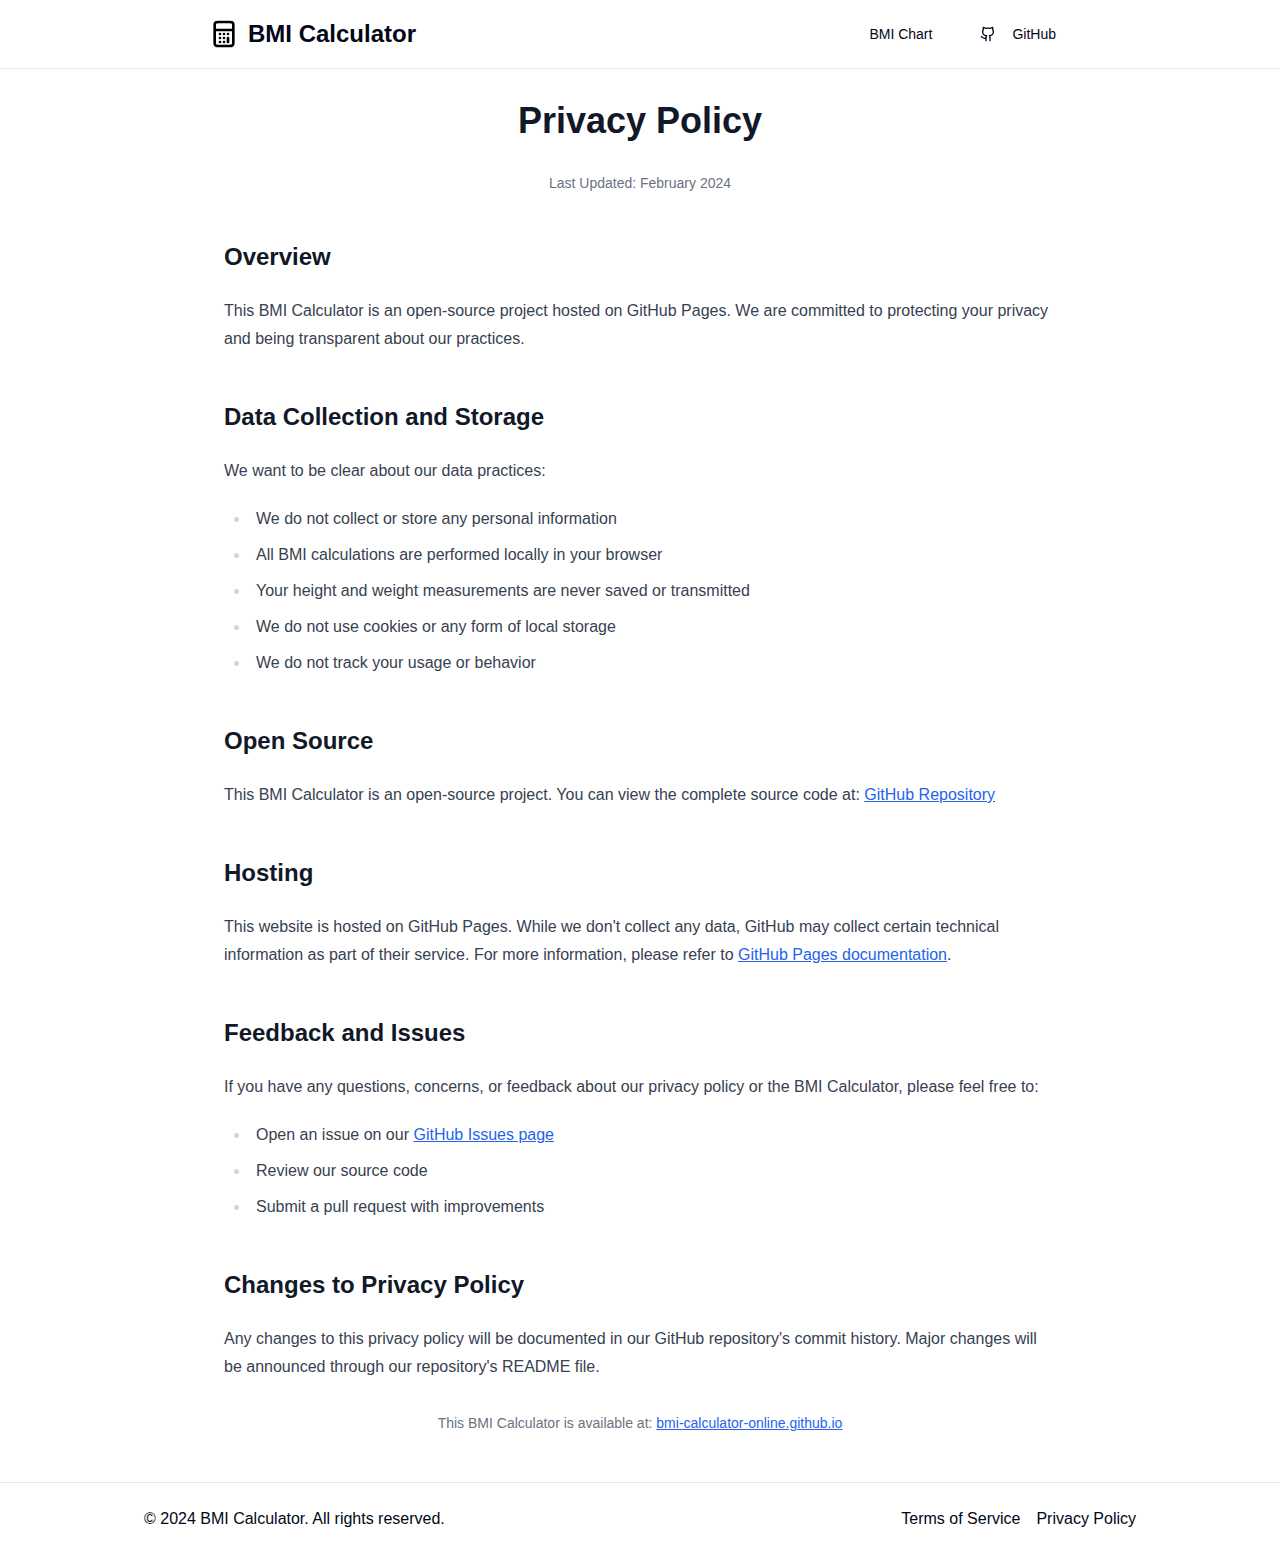
<file: privacy.html>
<!DOCTYPE html><html lang="en"><head><meta charSet="utf-8"/><meta name="viewport" content="width=device-width, initial-scale=1"/><link rel="stylesheet" href="/_next/static/css/c86933e8e40308e4.css" data-precedence="next"/><link rel="preload" as="script" fetchPriority="low" href="/_next/static/chunks/webpack-b44723ace519ea1b.js"/><script src="/_next/static/chunks/06b4db22-5bea57d7cf6afd03.js" async=""></script><script src="/_next/static/chunks/480-6af029b161110727.js" async=""></script><script src="/_next/static/chunks/main-app-e6d86fabfef07921.js" async=""></script><script src="/_next/static/chunks/600-d1f887be4ad256a9.js" async=""></script><script src="/_next/static/chunks/851-3ed5f1dcd5a68981.js" async=""></script><script src="/_next/static/chunks/app/layout-4b2eef08281887d2.js" async=""></script><link rel="preload" href="https://www.googletagmanager.com/gtag/js?id=G-LTBE1MPXLS" as="script"/><title>Privacy Policy | BMI Calculator</title><meta name="description" content="Privacy policy for the BMI Calculator - an open source tool that respects your privacy with no data collection."/><link rel="manifest" href="https://bmi-calculator-online.github.io/site.webmanifest" crossorigin="use-credentials"/><link rel="canonical" href="https://bmi-calculator-online.github.io/privacy"/><meta name="google-site-verification" content="lTwaQTJ2H6vMNYMUd9ooaLxzvssiGoQEuoRdsOYNX8g"/><meta property="og:title" content="Privacy Policy | BMI Calculator"/><meta property="og:description" content="Privacy policy for the BMI Calculator - an open source tool that respects your privacy with no data collection."/><meta property="og:url" content="https://bmi-calculator-online.github.io/privacy"/><meta property="og:site_name" content="BMI Calculator - Free Online Body Mass Index Calculator"/><meta property="og:image" content="https://bmi-calculator-online.github.io/logo.svg"/><meta property="og:image:width" content="512"/><meta property="og:image:height" content="512"/><meta property="og:image:alt" content="BMI Calculator - Free Online Body Mass Index Calculator"/><meta property="og:type" content="website"/><meta name="twitter:card" content="summary_large_image"/><meta name="twitter:title" content="Privacy Policy | BMI Calculator"/><meta name="twitter:description" content="Privacy policy for the BMI Calculator - an open source tool that respects your privacy with no data collection."/><meta name="twitter:image" content="https://bmi-calculator-online.github.io/logo.svg"/><meta name="twitter:image:width" content="512"/><meta name="twitter:image:height" content="512"/><meta name="twitter:image:alt" content="BMI Calculator - Free Online Body Mass Index Calculator"/><link rel="icon" href="/favicon.ico"/><link rel="icon" href="/favicon-16x16.png" sizes="16x16" type="image/png"/><link rel="icon" href="/favicon-32x32.png" sizes="32x32" type="image/png"/><link rel="icon" href="/favicon-48x48.png" sizes="48x48" type="image/png"/><link rel="icon" href="/favicon-64x64.png" sizes="64x64" type="image/png"/><link rel="icon" href="/favicon-128x128.png" sizes="128x128" type="image/png"/><link rel="icon" href="/favicon-256x256.png" sizes="256x256" type="image/png"/><link rel="apple-touch-icon" href="/apple-touch-icon.png"/><script>
              (function(c,l,a,r,i,t,y){
                c[a]=c[a]||function(){(c[a].q=c[a].q||[]).push(arguments)};
                t=l.createElement(r);t.async=1;t.src="https://www.clarity.ms/tag/"+i;
                y=l.getElementsByTagName(r)[0];y.parentNode.insertBefore(t,y);
              })(window, document, "clarity", "script", "p3n7seiu4l");
            </script><script src="/_next/static/chunks/polyfills-42372ed130431b0a.js" noModule=""></script></head><body class="antialiased"><div class="flex flex-col min-h-screen"><header class="border-b"><div class="max-w-4xl mx-auto px-4 py-4 flex justify-between items-center"><a class="flex items-center" href="/"><img alt="BMI Calculator Icon" loading="lazy" width="32" height="32" decoding="async" data-nimg="1" class="mr-2" style="color:transparent" src="/logo.svg"/><span class="text-2xl font-bold">BMI Calculator</span></a><nav class="flex items-center space-x-4"><a class="inline-flex items-center justify-center gap-2 whitespace-nowrap rounded-md text-sm font-medium transition-colors focus-visible:outline-none focus-visible:ring-1 focus-visible:ring-ring disabled:pointer-events-none disabled:opacity-50 [&amp;_svg]:pointer-events-none [&amp;_svg]:size-4 [&amp;_svg]:shrink-0 hover:bg-accent hover:text-accent-foreground h-9 px-4 py-2" href="/bmi-chart">BMI Chart</a><a href="https://github.com/bmi-calculator-online/bmi-calculator-online.github.io" target="_blank" rel="noopener noreferrer" class="inline-flex items-center justify-center gap-2 whitespace-nowrap rounded-md text-sm font-medium transition-colors focus-visible:outline-none focus-visible:ring-1 focus-visible:ring-ring disabled:pointer-events-none disabled:opacity-50 [&amp;_svg]:pointer-events-none [&amp;_svg]:size-4 [&amp;_svg]:shrink-0 hover:bg-accent hover:text-accent-foreground h-9 px-4 py-2 flex items-center space-x-2"><svg xmlns="http://www.w3.org/2000/svg" width="24" height="24" viewBox="0 0 24 24" fill="none" stroke="currentColor" stroke-width="2" stroke-linecap="round" stroke-linejoin="round" class="lucide lucide-github w-5 h-5"><path d="M15 22v-4a4.8 4.8 0 0 0-1-3.5c3 0 6-2 6-5.5.08-1.25-.27-2.48-1-3.5.28-1.15.28-2.35 0-3.5 0 0-1 0-3 1.5-2.64-.5-5.36-.5-8 0C6 2 5 2 5 2c-.3 1.15-.3 2.35 0 3.5A5.403 5.403 0 0 0 4 9c0 3.5 3 5.5 6 5.5-.39.49-.68 1.05-.85 1.65-.17.6-.22 1.23-.15 1.85v4"></path><path d="M9 18c-4.51 2-5-2-7-2"></path></svg><span class="hidden md:inline">GitHub</span></a></nav></div></header><main class="flex-grow w-full max-w-4xl mx-auto px-2 md:px-4"><div class="prose max-w-4xl mx-auto px-4 py-8"><h1 class="text-center">Privacy Policy</h1><p class="text-sm text-gray-500 text-center">Last Updated: February 2024</p><section><h2>Overview</h2><p>This BMI Calculator is an open-source project hosted on GitHub Pages. We are committed to protecting your privacy and being transparent about our practices.</p></section><section><h2>Data Collection and Storage</h2><p>We want to be clear about our data practices:</p><ul><li>We do not collect or store any personal information</li><li>All BMI calculations are performed locally in your browser</li><li>Your height and weight measurements are never saved or transmitted</li><li>We do not use cookies or any form of local storage</li><li>We do not track your usage or behavior</li></ul></section><section><h2>Open Source</h2><p>This BMI Calculator is an open-source project. You can view the complete source code at:<!-- --> <a href="https://github.com/bmi-calculator-online/bmi-calculator-online.github.io" target="_blank" rel="noopener noreferrer" class="text-blue-600 hover:underline">GitHub Repository</a></p></section><section><h2>Hosting</h2><p>This website is hosted on GitHub Pages. While we don&#x27;t collect any data, GitHub may collect certain technical information as part of their service. For more information, please refer to<!-- --> <a href="https://docs.github.com/en/pages/getting-started-with-github-pages/about-github-pages#data-collection" target="_blank" rel="noopener noreferrer" class="text-blue-600 hover:underline">GitHub Pages documentation</a>.</p></section><section><h2>Feedback and Issues</h2><p>If you have any questions, concerns, or feedback about our privacy policy or the BMI Calculator, please feel free to:</p><ul><li>Open an issue on our<!-- --> <a href="https://github.com/bmi-calculator-online/bmi-calculator-online.github.io/issues" target="_blank" rel="noopener noreferrer" class="text-blue-600 hover:underline">GitHub Issues page</a></li><li>Review our source code</li><li>Submit a pull request with improvements</li></ul></section><section><h2>Changes to Privacy Policy</h2><p>Any changes to this privacy policy will be documented in our GitHub repository&#x27;s commit history. Major changes will be announced through our repository&#x27;s README file.</p></section><div class="mt-8 text-sm text-gray-500 text-center"><p>This BMI Calculator is available at:<!-- --> <a href="https://bmi-calculator-online.github.io" class="text-blue-600 hover:underline">bmi-calculator-online.github.io</a></p></div></div></main><footer class="border-t"><div class="max-w-5xl mx-auto px-4 py-6"><div class="flex flex-col md:flex-row justify-between items-center"><div class="mb-4 md:mb-0"><p>© <!-- -->2024<!-- --> BMI Calculator. All rights reserved.</p></div><nav><ul class="flex space-x-4"><li><a class="hover:underline" href="/terms">Terms of Service</a></li><li><a class="hover:underline" href="/privacy">Privacy Policy</a></li></ul></nav></div></div></footer></div><section aria-label="Notifications alt+T" tabindex="-1" aria-live="polite" aria-relevant="additions text" aria-atomic="false"></section><script src="/_next/static/chunks/webpack-b44723ace519ea1b.js" async=""></script><script>(self.__next_f=self.__next_f||[]).push([0]);self.__next_f.push([2,null])</script><script>self.__next_f.push([1,"1:HL[\"/_next/static/css/c86933e8e40308e4.css\",\"style\"]\n"])</script><script>self.__next_f.push([1,"2:I[364,[],\"\"]\n4:I[8765,[],\"\"]\n5:I[6621,[],\"\"]\n6:I[7414,[\"600\",\"static/chunks/600-d1f887be4ad256a9.js\",\"851\",\"static/chunks/851-3ed5f1dcd5a68981.js\",\"185\",\"static/chunks/app/layout-4b2eef08281887d2.js\"],\"GoogleAnalytics\"]\n7:I[3385,[\"600\",\"static/chunks/600-d1f887be4ad256a9.js\",\"851\",\"static/chunks/851-3ed5f1dcd5a68981.js\",\"185\",\"static/chunks/app/layout-4b2eef08281887d2.js\"],\"\"]\n8:I[1600,[\"600\",\"static/chunks/600-d1f887be4ad256a9.js\",\"851\",\"static/chunks/851-3ed5f1dcd5a68981.js\",\"185\",\"static/chunks/app/layout-4b2eef08281887d2.js\"],\"Image\"]\n9:I[1227,[\"600\",\"static/chunks/600-d1f887be4ad256a9.js\",\"851\",\"static/chunks/851-3ed5f1dcd5a68981.js\",\"185\",\"static/chunks/app/layout-4b2eef08281887d2.js\"],\"Toaster\"]\nb:I[5883,[],\"\"]\nc:[]\n"])</script><script>self.__next_f.push([1,"0:[\"$\",\"$L2\",null,{\"buildId\":\"2zQS7bVlPMKd2fLyt6a2h\",\"assetPrefix\":\"\",\"urlParts\":[\"\",\"privacy\"],\"initialTree\":[\"\",{\"children\":[\"privacy\",{\"children\":[\"__PAGE__\",{}]}]},\"$undefined\",\"$undefined\",true],\"initialSeedData\":[\"\",{\"children\":[\"privacy\",{\"children\":[\"__PAGE__\",{},[[\"$L3\",[\"$\",\"div\",null,{\"className\":\"prose max-w-4xl mx-auto px-4 py-8\",\"children\":[[\"$\",\"h1\",null,{\"className\":\"text-center\",\"children\":\"Privacy Policy\"}],[\"$\",\"p\",null,{\"className\":\"text-sm text-gray-500 text-center\",\"children\":\"Last Updated: February 2024\"}],[\"$\",\"section\",null,{\"children\":[[\"$\",\"h2\",null,{\"children\":\"Overview\"}],[\"$\",\"p\",null,{\"children\":\"This BMI Calculator is an open-source project hosted on GitHub Pages. We are committed to protecting your privacy and being transparent about our practices.\"}]]}],[\"$\",\"section\",null,{\"children\":[[\"$\",\"h2\",null,{\"children\":\"Data Collection and Storage\"}],[\"$\",\"p\",null,{\"children\":\"We want to be clear about our data practices:\"}],[\"$\",\"ul\",null,{\"children\":[[\"$\",\"li\",null,{\"children\":\"We do not collect or store any personal information\"}],[\"$\",\"li\",null,{\"children\":\"All BMI calculations are performed locally in your browser\"}],[\"$\",\"li\",null,{\"children\":\"Your height and weight measurements are never saved or transmitted\"}],[\"$\",\"li\",null,{\"children\":\"We do not use cookies or any form of local storage\"}],[\"$\",\"li\",null,{\"children\":\"We do not track your usage or behavior\"}]]}]]}],[\"$\",\"section\",null,{\"children\":[[\"$\",\"h2\",null,{\"children\":\"Open Source\"}],[\"$\",\"p\",null,{\"children\":[\"This BMI Calculator is an open-source project. You can view the complete source code at:\",\" \",[\"$\",\"a\",null,{\"href\":\"https://github.com/bmi-calculator-online/bmi-calculator-online.github.io\",\"target\":\"_blank\",\"rel\":\"noopener noreferrer\",\"className\":\"text-blue-600 hover:underline\",\"children\":\"GitHub Repository\"}]]}]]}],[\"$\",\"section\",null,{\"children\":[[\"$\",\"h2\",null,{\"children\":\"Hosting\"}],[\"$\",\"p\",null,{\"children\":[\"This website is hosted on GitHub Pages. While we don't collect any data, GitHub may collect certain technical information as part of their service. For more information, please refer to\",\" \",[\"$\",\"a\",null,{\"href\":\"https://docs.github.com/en/pages/getting-started-with-github-pages/about-github-pages#data-collection\",\"target\":\"_blank\",\"rel\":\"noopener noreferrer\",\"className\":\"text-blue-600 hover:underline\",\"children\":\"GitHub Pages documentation\"}],\".\"]}]]}],[\"$\",\"section\",null,{\"children\":[[\"$\",\"h2\",null,{\"children\":\"Feedback and Issues\"}],[\"$\",\"p\",null,{\"children\":\"If you have any questions, concerns, or feedback about our privacy policy or the BMI Calculator, please feel free to:\"}],[\"$\",\"ul\",null,{\"children\":[[\"$\",\"li\",null,{\"children\":[\"Open an issue on our\",\" \",[\"$\",\"a\",null,{\"href\":\"https://github.com/bmi-calculator-online/bmi-calculator-online.github.io/issues\",\"target\":\"_blank\",\"rel\":\"noopener noreferrer\",\"className\":\"text-blue-600 hover:underline\",\"children\":\"GitHub Issues page\"}]]}],[\"$\",\"li\",null,{\"children\":\"Review our source code\"}],[\"$\",\"li\",null,{\"children\":\"Submit a pull request with improvements\"}]]}]]}],[\"$\",\"section\",null,{\"children\":[[\"$\",\"h2\",null,{\"children\":\"Changes to Privacy Policy\"}],[\"$\",\"p\",null,{\"children\":\"Any changes to this privacy policy will be documented in our GitHub repository's commit history. Major changes will be announced through our repository's README file.\"}]]}],[\"$\",\"div\",null,{\"className\":\"mt-8 text-sm text-gray-500 text-center\",\"children\":[\"$\",\"p\",null,{\"children\":[\"This BMI Calculator is available at:\",\" \",[\"$\",\"a\",null,{\"href\":\"https://bmi-calculator-online.github.io\",\"className\":\"text-blue-600 hover:underline\",\"children\":\"bmi-calculator-online.github.io\"}]]}]}]]}],null],null],null]},[null,[\"$\",\"$L4\",null,{\"parallelRouterKey\":\"children\",\"segmentPath\":[\"children\",\"privacy\",\"children\"],\"error\":\"$undefined\",\"errorStyles\":\"$undefined\",\"errorScripts\":\"$undefined\",\"template\":[\"$\",\"$L5\",null,{}],\"templateStyles\":\"$undefined\",\"templateScripts\":\"$undefined\",\"notFound\":\"$undefined\",\"notFoundStyles\":\"$undefined\"}]],null]},[[[[\"$\",\"link\",\"0\",{\"rel\":\"stylesheet\",\"href\":\"/_next/static/css/c86933e8e40308e4.css\",\"precedence\":\"next\",\"crossOrigin\":\"$undefined\"}]],[\"$\",\"html\",null,{\"lang\":\"en\",\"children\":[[\"$\",\"$L6\",null,{\"gaId\":\"G-LTBE1MPXLS\"}],[\"$\",\"head\",null,{\"children\":[\"$\",\"script\",null,{\"dangerouslySetInnerHTML\":{\"__html\":\"\\n              (function(c,l,a,r,i,t,y){\\n                c[a]=c[a]||function(){(c[a].q=c[a].q||[]).push(arguments)};\\n                t=l.createElement(r);t.async=1;t.src=\\\"https://www.clarity.ms/tag/\\\"+i;\\n                y=l.getElementsByTagName(r)[0];y.parentNode.insertBefore(t,y);\\n              })(window, document, \\\"clarity\\\", \\\"script\\\", \\\"p3n7seiu4l\\\");\\n            \"}}]}],[\"$\",\"body\",null,{\"className\":\"antialiased\",\"children\":[[\"$\",\"div\",null,{\"className\":\"flex flex-col min-h-screen\",\"children\":[[\"$\",\"header\",null,{\"className\":\"border-b\",\"children\":[\"$\",\"div\",null,{\"className\":\"max-w-4xl mx-auto px-4 py-4 flex justify-between items-center\",\"children\":[[\"$\",\"$L7\",null,{\"href\":\"/\",\"className\":\"flex items-center\",\"children\":[[\"$\",\"$L8\",null,{\"src\":\"/logo.svg\",\"alt\":\"BMI Calculator Icon\",\"width\":32,\"height\":32,\"className\":\"mr-2\"}],[\"$\",\"span\",null,{\"className\":\"text-2xl font-bold\",\"children\":\"BMI Calculator\"}]]}],[\"$\",\"nav\",null,{\"className\":\"flex items-center space-x-4\",\"children\":[[\"$\",\"$L7\",null,{\"href\":\"/bmi-chart\",\"children\":\"BMI Chart\",\"className\":\"inline-flex items-center justify-center gap-2 whitespace-nowrap rounded-md text-sm font-medium transition-colors focus-visible:outline-none focus-visible:ring-1 focus-visible:ring-ring disabled:pointer-events-none disabled:opacity-50 [\u0026_svg]:pointer-events-none [\u0026_svg]:size-4 [\u0026_svg]:shrink-0 hover:bg-accent hover:text-accent-foreground h-9 px-4 py-2\"}],[\"$\",\"a\",null,{\"href\":\"https://github.com/bmi-calculator-online/bmi-calculator-online.github.io\",\"target\":\"_blank\",\"rel\":\"noopener noreferrer\",\"className\":\"inline-flex items-center justify-center gap-2 whitespace-nowrap rounded-md text-sm font-medium transition-colors focus-visible:outline-none focus-visible:ring-1 focus-visible:ring-ring disabled:pointer-events-none disabled:opacity-50 [\u0026_svg]:pointer-events-none [\u0026_svg]:size-4 [\u0026_svg]:shrink-0 hover:bg-accent hover:text-accent-foreground h-9 px-4 py-2 flex items-center space-x-2\",\"children\":[[\"$\",\"svg\",null,{\"xmlns\":\"http://www.w3.org/2000/svg\",\"width\":24,\"height\":24,\"viewBox\":\"0 0 24 24\",\"fill\":\"none\",\"stroke\":\"currentColor\",\"strokeWidth\":2,\"strokeLinecap\":\"round\",\"strokeLinejoin\":\"round\",\"className\":\"lucide lucide-github w-5 h-5\",\"children\":[[\"$\",\"path\",\"tonef\",{\"d\":\"M15 22v-4a4.8 4.8 0 0 0-1-3.5c3 0 6-2 6-5.5.08-1.25-.27-2.48-1-3.5.28-1.15.28-2.35 0-3.5 0 0-1 0-3 1.5-2.64-.5-5.36-.5-8 0C6 2 5 2 5 2c-.3 1.15-.3 2.35 0 3.5A5.403 5.403 0 0 0 4 9c0 3.5 3 5.5 6 5.5-.39.49-.68 1.05-.85 1.65-.17.6-.22 1.23-.15 1.85v4\"}],[\"$\",\"path\",\"9comsn\",{\"d\":\"M9 18c-4.51 2-5-2-7-2\"}],\"$undefined\"]}],[\"$\",\"span\",null,{\"className\":\"hidden md:inline\",\"children\":\"GitHub\"}]]}]]}]]}]}],[\"$\",\"main\",null,{\"className\":\"flex-grow w-full max-w-4xl mx-auto px-2 md:px-4\",\"children\":[\"$\",\"$L4\",null,{\"parallelRouterKey\":\"children\",\"segmentPath\":[\"children\"],\"error\":\"$undefined\",\"errorStyles\":\"$undefined\",\"errorScripts\":\"$undefined\",\"template\":[\"$\",\"$L5\",null,{}],\"templateStyles\":\"$undefined\",\"templateScripts\":\"$undefined\",\"notFound\":[[\"$\",\"title\",null,{\"children\":\"404: This page could not be found.\"}],[\"$\",\"div\",null,{\"style\":{\"fontFamily\":\"system-ui,\\\"Segoe UI\\\",Roboto,Helvetica,Arial,sans-serif,\\\"Apple Color Emoji\\\",\\\"Segoe UI Emoji\\\"\",\"height\":\"100vh\",\"textAlign\":\"center\",\"display\":\"flex\",\"flexDirection\":\"column\",\"alignItems\":\"center\",\"justifyContent\":\"center\"},\"children\":[\"$\",\"div\",null,{\"children\":[[\"$\",\"style\",null,{\"dangerouslySetInnerHTML\":{\"__html\":\"body{color:#000;background:#fff;margin:0}.next-error-h1{border-right:1px solid rgba(0,0,0,.3)}@media (prefers-color-scheme:dark){body{color:#fff;background:#000}.next-error-h1{border-right:1px solid rgba(255,255,255,.3)}}\"}}],[\"$\",\"h1\",null,{\"className\":\"next-error-h1\",\"style\":{\"display\":\"inline-block\",\"margin\":\"0 20px 0 0\",\"padding\":\"0 23px 0 0\",\"fontSize\":24,\"fontWeight\":500,\"verticalAlign\":\"top\",\"lineHeight\":\"49px\"},\"children\":\"404\"}],[\"$\",\"div\",null,{\"style\":{\"display\":\"inline-block\"},\"children\":[\"$\",\"h2\",null,{\"style\":{\"fontSize\":14,\"fontWeight\":400,\"lineHeight\":\"49px\",\"margin\":0},\"children\":\"This page could not be found.\"}]}]]}]}]],\"notFoundStyles\":[]}]}],[\"$\",\"footer\",null,{\"className\":\"border-t\",\"children\":[\"$\",\"div\",null,{\"className\":\"max-w-5xl mx-auto px-4 py-6\",\"children\":[\"$\",\"div\",null,{\"className\":\"flex flex-col md:flex-row justify-between items-center\",\"children\":[[\"$\",\"div\",null,{\"className\":\"mb-4 md:mb-0\",\"children\":[\"$\",\"p\",null,{\"children\":[\"© \",2024,\" BMI Calculator. All rights reserved.\"]}]}],[\"$\",\"nav\",null,{\"children\":[\"$\",\"ul\",null,{\"className\":\"flex space-x-4\",\"children\":[[\"$\",\"li\",null,{\"children\":[\"$\",\"$L7\",null,{\"href\":\"/terms\",\"className\":\"hover:underline\",\"children\":\"Terms of Service\"}]}],[\"$\",\"li\",null,{\"children\":[\"$\",\"$L7\",null,{\"href\":\"/privacy\",\"className\":\"hover:underline\",\"children\":\"Privacy Policy\"}]}]]}]}]]}]}]}]]}],[\"$\",\"$L9\",null,{\"position\":\"top-center\"}]]}]]}]],null],null],\"couldBeIntercepted\":false,\"initialHead\":[null,\"$La\"],\"globalErrorComponent\":\"$b\",\"missingSlots\":\"$Wc\"}]\n"])</script><script>self.__next_f.push([1,"a:[[\"$\",\"meta\",\"0\",{\"name\":\"viewport\",\"content\":\"width=device-width, initial-scale=1\"}],[\"$\",\"meta\",\"1\",{\"charSet\":\"utf-8\"}],[\"$\",\"title\",\"2\",{\"children\":\"Privacy Policy | BMI Calculator\"}],[\"$\",\"meta\",\"3\",{\"name\":\"description\",\"content\":\"Privacy policy for the BMI Calculator - an open source tool that respects your privacy with no data collection.\"}],[\"$\",\"link\",\"4\",{\"rel\":\"manifest\",\"href\":\"https://bmi-calculator-online.github.io/site.webmanifest\",\"crossOrigin\":\"use-credentials\"}],[\"$\",\"link\",\"5\",{\"rel\":\"canonical\",\"href\":\"https://bmi-calculator-online.github.io/privacy\"}],[\"$\",\"meta\",\"6\",{\"name\":\"google-site-verification\",\"content\":\"lTwaQTJ2H6vMNYMUd9ooaLxzvssiGoQEuoRdsOYNX8g\"}],[\"$\",\"meta\",\"7\",{\"property\":\"og:title\",\"content\":\"Privacy Policy | BMI Calculator\"}],[\"$\",\"meta\",\"8\",{\"property\":\"og:description\",\"content\":\"Privacy policy for the BMI Calculator - an open source tool that respects your privacy with no data collection.\"}],[\"$\",\"meta\",\"9\",{\"property\":\"og:url\",\"content\":\"https://bmi-calculator-online.github.io/privacy\"}],[\"$\",\"meta\",\"10\",{\"property\":\"og:site_name\",\"content\":\"BMI Calculator - Free Online Body Mass Index Calculator\"}],[\"$\",\"meta\",\"11\",{\"property\":\"og:image\",\"content\":\"https://bmi-calculator-online.github.io/logo.svg\"}],[\"$\",\"meta\",\"12\",{\"property\":\"og:image:width\",\"content\":\"512\"}],[\"$\",\"meta\",\"13\",{\"property\":\"og:image:height\",\"content\":\"512\"}],[\"$\",\"meta\",\"14\",{\"property\":\"og:image:alt\",\"content\":\"BMI Calculator - Free Online Body Mass Index Calculator\"}],[\"$\",\"meta\",\"15\",{\"property\":\"og:type\",\"content\":\"website\"}],[\"$\",\"meta\",\"16\",{\"name\":\"twitter:card\",\"content\":\"summary_large_image\"}],[\"$\",\"meta\",\"17\",{\"name\":\"twitter:title\",\"content\":\"Privacy Policy | BMI Calculator\"}],[\"$\",\"meta\",\"18\",{\"name\":\"twitter:description\",\"content\":\"Privacy policy for the BMI Calculator - an open source tool that respects your privacy with no data collection.\"}],[\"$\",\"meta\",\"19\",{\"name\":\"twitter:image\",\"content\":\"https://bmi-calculator-online.github.io/logo.svg\"}],[\"$\",\"meta\",\"20\",{\"name\":\"twitter:image:width\",\"content\":\"512\"}],[\"$\",\"meta\",\"21\",{\"name\":\"twitter:image:height\",\"content\":\"512\"}],[\"$\",\"meta\",\"22\",{\"name\":\"twitter:image:alt\",\"content\":\"BMI Calculator - Free Online Body Mass Index Calculator\"}],[\"$\",\"link\",\"23\",{\"rel\":\"icon\",\"href\":\"/favicon.ico\"}],[\"$\",\"link\",\"24\",{\"rel\":\"icon\",\"href\":\"/favicon-16x16.png\",\"sizes\":\"16x16\",\"type\":\"image/png\"}],[\"$\",\"link\",\"25\",{\"rel\":\"icon\",\"href\":\"/favicon-32x32.png\",\"sizes\":\"32x32\",\"type\":\"image/png\"}],[\"$\",\"link\",\"26\",{\"rel\":\"icon\",\"href\":\"/favicon-48x48.png\",\"sizes\":\"48x48\",\"type\":\"image/png\"}],[\"$\",\"link\",\"27\",{\"rel\":\"icon\",\"href\":\"/favicon-64x64.png\",\"sizes\":\"64x64\",\"type\":\"image/png\"}],[\"$\",\"link\",\"28\",{\"rel\":\"icon\",\"href\":\"/favicon-128x128.png\",\"sizes\":\"128x128\",\"type\":\"image/png\"}],[\"$\",\"link\",\"29\",{\"rel\":\"icon\",\"href\":\"/favicon-256x256.png\",\"sizes\":\"256x256\",\"type\":\"image/png\"}],[\"$\",\"link\",\"30\",{\"rel\":\"apple-touch-icon\",\"href\":\"/apple-touch-icon.png\"}]]\n"])</script><script>self.__next_f.push([1,"3:null\n"])</script></body></html>
</file>
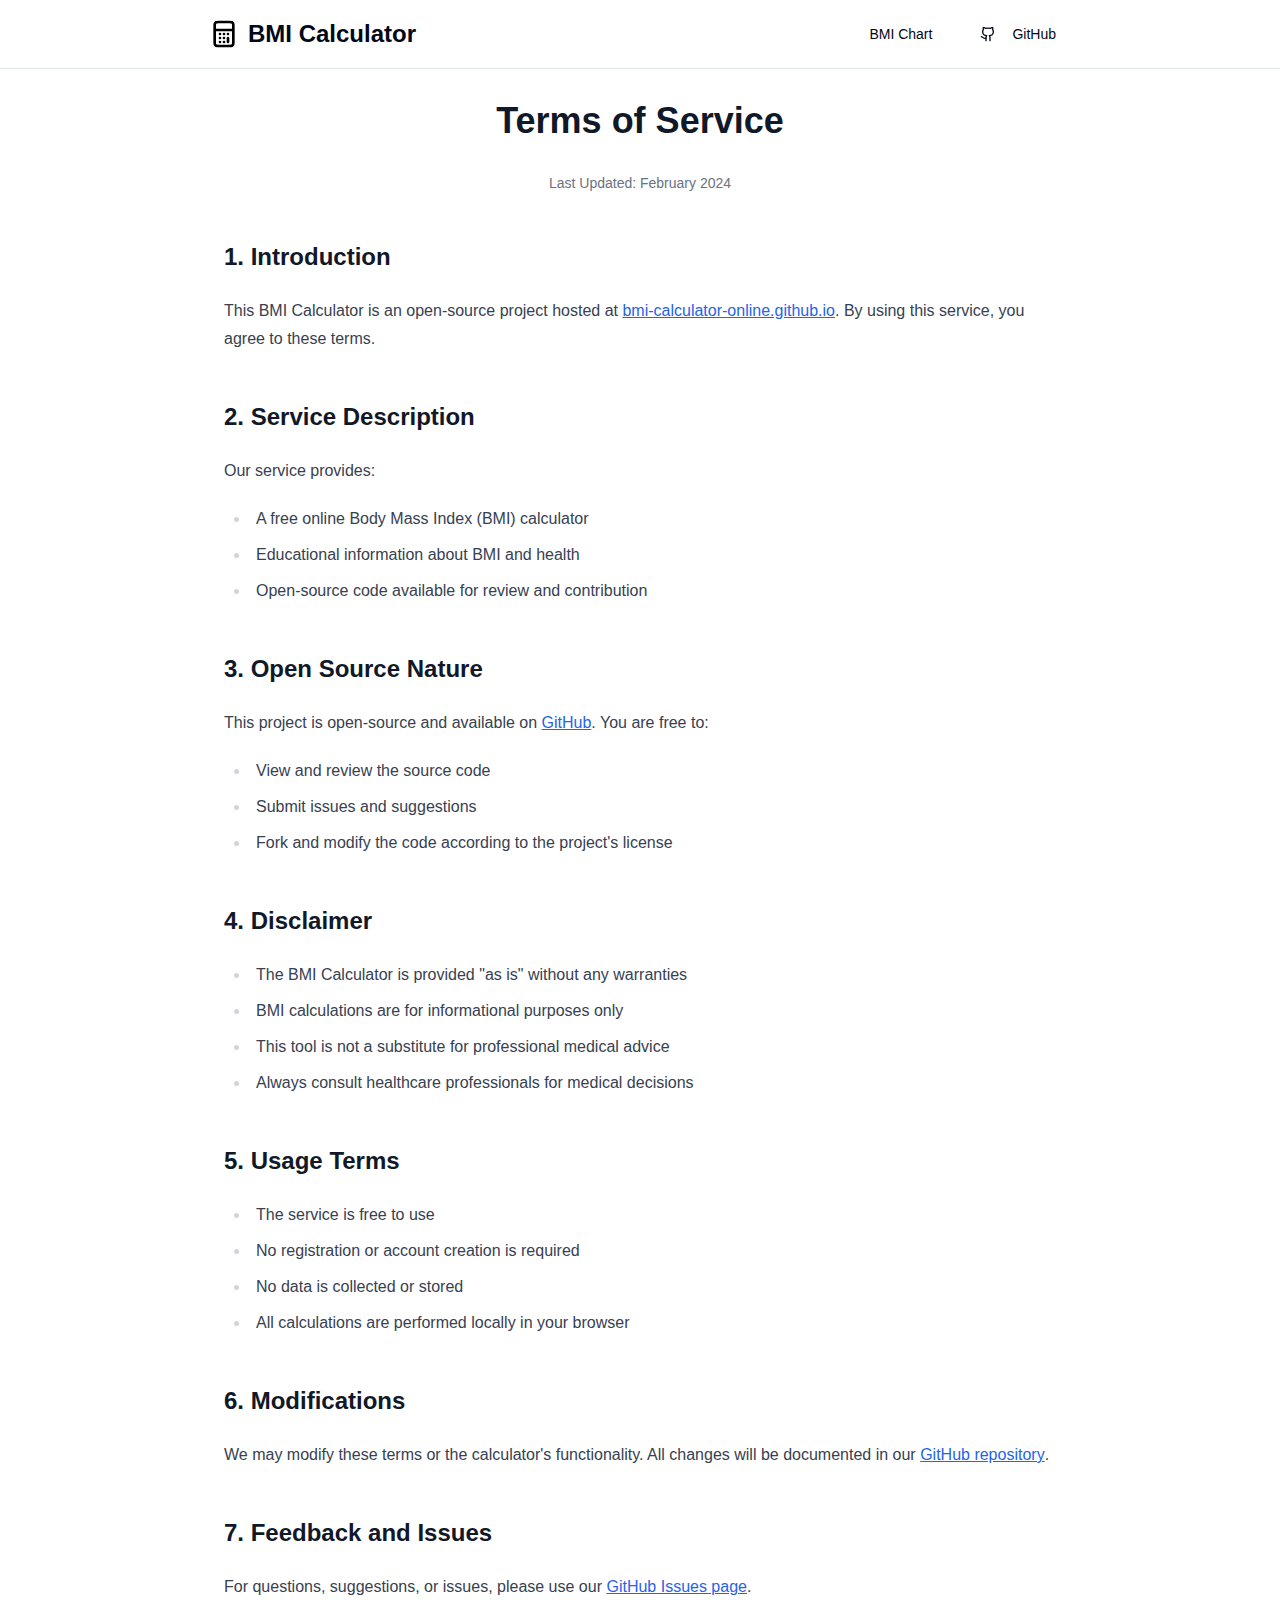
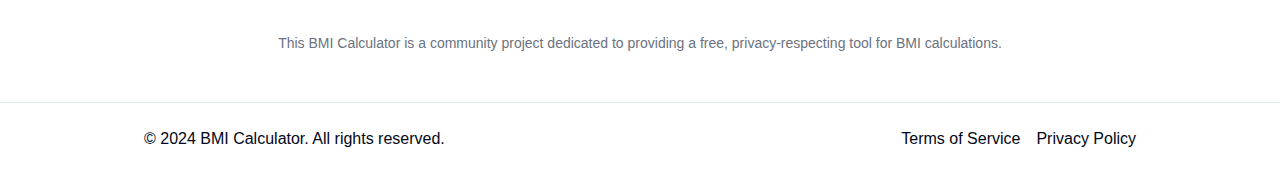
<file: terms.html>
<!DOCTYPE html><html lang="en"><head><meta charSet="utf-8"/><meta name="viewport" content="width=device-width, initial-scale=1"/><link rel="stylesheet" href="/_next/static/css/c86933e8e40308e4.css" data-precedence="next"/><link rel="preload" as="script" fetchPriority="low" href="/_next/static/chunks/webpack-b44723ace519ea1b.js"/><script src="/_next/static/chunks/06b4db22-5bea57d7cf6afd03.js" async=""></script><script src="/_next/static/chunks/480-6af029b161110727.js" async=""></script><script src="/_next/static/chunks/main-app-e6d86fabfef07921.js" async=""></script><script src="/_next/static/chunks/600-d1f887be4ad256a9.js" async=""></script><script src="/_next/static/chunks/851-3ed5f1dcd5a68981.js" async=""></script><script src="/_next/static/chunks/app/layout-4b2eef08281887d2.js" async=""></script><link rel="preload" href="https://www.googletagmanager.com/gtag/js?id=G-LTBE1MPXLS" as="script"/><title>Terms of Service | BMI Calculator</title><meta name="description" content="Terms of service for the BMI Calculator - an open source tool for calculating Body Mass Index."/><link rel="manifest" href="https://bmi-calculator-online.github.io/site.webmanifest" crossorigin="use-credentials"/><link rel="canonical" href="https://bmi-calculator-online.github.io/terms"/><meta name="google-site-verification" content="lTwaQTJ2H6vMNYMUd9ooaLxzvssiGoQEuoRdsOYNX8g"/><meta property="og:title" content="Terms of Service | BMI Calculator"/><meta property="og:description" content="Terms of service for the BMI Calculator - an open source tool for calculating Body Mass Index."/><meta property="og:url" content="https://bmi-calculator-online.github.io/terms"/><meta property="og:site_name" content="BMI Calculator - Free Online Body Mass Index Calculator"/><meta property="og:image" content="https://bmi-calculator-online.github.io/logo.svg"/><meta property="og:image:width" content="512"/><meta property="og:image:height" content="512"/><meta property="og:image:alt" content="BMI Calculator - Free Online Body Mass Index Calculator"/><meta property="og:type" content="website"/><meta name="twitter:card" content="summary_large_image"/><meta name="twitter:title" content="Terms of Service | BMI Calculator"/><meta name="twitter:description" content="Terms of service for the BMI Calculator - an open source tool for calculating Body Mass Index."/><meta name="twitter:image" content="https://bmi-calculator-online.github.io/logo.svg"/><meta name="twitter:image:width" content="512"/><meta name="twitter:image:height" content="512"/><meta name="twitter:image:alt" content="BMI Calculator - Free Online Body Mass Index Calculator"/><link rel="icon" href="/favicon.ico"/><link rel="icon" href="/favicon-16x16.png" sizes="16x16" type="image/png"/><link rel="icon" href="/favicon-32x32.png" sizes="32x32" type="image/png"/><link rel="icon" href="/favicon-48x48.png" sizes="48x48" type="image/png"/><link rel="icon" href="/favicon-64x64.png" sizes="64x64" type="image/png"/><link rel="icon" href="/favicon-128x128.png" sizes="128x128" type="image/png"/><link rel="icon" href="/favicon-256x256.png" sizes="256x256" type="image/png"/><link rel="apple-touch-icon" href="/apple-touch-icon.png"/><script>
              (function(c,l,a,r,i,t,y){
                c[a]=c[a]||function(){(c[a].q=c[a].q||[]).push(arguments)};
                t=l.createElement(r);t.async=1;t.src="https://www.clarity.ms/tag/"+i;
                y=l.getElementsByTagName(r)[0];y.parentNode.insertBefore(t,y);
              })(window, document, "clarity", "script", "p3n7seiu4l");
            </script><script src="/_next/static/chunks/polyfills-42372ed130431b0a.js" noModule=""></script></head><body class="antialiased"><div class="flex flex-col min-h-screen"><header class="border-b"><div class="max-w-4xl mx-auto px-4 py-4 flex justify-between items-center"><a class="flex items-center" href="/"><img alt="BMI Calculator Icon" loading="lazy" width="32" height="32" decoding="async" data-nimg="1" class="mr-2" style="color:transparent" src="/logo.svg"/><span class="text-2xl font-bold">BMI Calculator</span></a><nav class="flex items-center space-x-4"><a class="inline-flex items-center justify-center gap-2 whitespace-nowrap rounded-md text-sm font-medium transition-colors focus-visible:outline-none focus-visible:ring-1 focus-visible:ring-ring disabled:pointer-events-none disabled:opacity-50 [&amp;_svg]:pointer-events-none [&amp;_svg]:size-4 [&amp;_svg]:shrink-0 hover:bg-accent hover:text-accent-foreground h-9 px-4 py-2" href="/bmi-chart">BMI Chart</a><a href="https://github.com/bmi-calculator-online/bmi-calculator-online.github.io" target="_blank" rel="noopener noreferrer" class="inline-flex items-center justify-center gap-2 whitespace-nowrap rounded-md text-sm font-medium transition-colors focus-visible:outline-none focus-visible:ring-1 focus-visible:ring-ring disabled:pointer-events-none disabled:opacity-50 [&amp;_svg]:pointer-events-none [&amp;_svg]:size-4 [&amp;_svg]:shrink-0 hover:bg-accent hover:text-accent-foreground h-9 px-4 py-2 flex items-center space-x-2"><svg xmlns="http://www.w3.org/2000/svg" width="24" height="24" viewBox="0 0 24 24" fill="none" stroke="currentColor" stroke-width="2" stroke-linecap="round" stroke-linejoin="round" class="lucide lucide-github w-5 h-5"><path d="M15 22v-4a4.8 4.8 0 0 0-1-3.5c3 0 6-2 6-5.5.08-1.25-.27-2.48-1-3.5.28-1.15.28-2.35 0-3.5 0 0-1 0-3 1.5-2.64-.5-5.36-.5-8 0C6 2 5 2 5 2c-.3 1.15-.3 2.35 0 3.5A5.403 5.403 0 0 0 4 9c0 3.5 3 5.5 6 5.5-.39.49-.68 1.05-.85 1.65-.17.6-.22 1.23-.15 1.85v4"></path><path d="M9 18c-4.51 2-5-2-7-2"></path></svg><span class="hidden md:inline">GitHub</span></a></nav></div></header><main class="flex-grow w-full max-w-4xl mx-auto px-2 md:px-4"><div class="prose max-w-4xl mx-auto px-4 py-8"><h1 class="text-center">Terms of Service</h1><p class="text-sm text-gray-500 text-center">Last Updated: February 2024</p><section><h2>1. Introduction</h2><p>This BMI Calculator is an open-source project hosted at<!-- --> <a href="https://bmi-calculator-online.github.io" class="text-blue-600 hover:underline">bmi-calculator-online.github.io</a>. By using this service, you agree to these terms.</p></section><section><h2>2. Service Description</h2><p>Our service provides:</p><ul><li>A free online Body Mass Index (BMI) calculator</li><li>Educational information about BMI and health</li><li>Open-source code available for review and contribution</li></ul></section><section><h2>3. Open Source Nature</h2><p>This project is open-source and available on<!-- --> <a href="https://github.com/bmi-calculator-online/bmi-calculator-online.github.io" target="_blank" rel="noopener noreferrer" class="text-blue-600 hover:underline">GitHub</a>. You are free to:</p><ul><li>View and review the source code</li><li>Submit issues and suggestions</li><li>Fork and modify the code according to the project&#x27;s license</li></ul></section><section><h2>4. Disclaimer</h2><ul><li>The BMI Calculator is provided &quot;as is&quot; without any warranties</li><li>BMI calculations are for informational purposes only</li><li>This tool is not a substitute for professional medical advice</li><li>Always consult healthcare professionals for medical decisions</li></ul></section><section><h2>5. Usage Terms</h2><ul><li>The service is free to use</li><li>No registration or account creation is required</li><li>No data is collected or stored</li><li>All calculations are performed locally in your browser</li></ul></section><section><h2>6. Modifications</h2><p>We may modify these terms or the calculator&#x27;s functionality. All changes will be documented in our<!-- --> <a href="https://github.com/bmi-calculator-online/bmi-calculator-online.github.io/commits/main" target="_blank" rel="noopener noreferrer" class="text-blue-600 hover:underline">GitHub repository</a>.</p></section><section><h2>7. Feedback and Issues</h2><p>For questions, suggestions, or issues, please use our<!-- --> <a href="https://github.com/bmi-calculator-online/bmi-calculator-online.github.io/issues" target="_blank" rel="noopener noreferrer" class="text-blue-600 hover:underline">GitHub Issues page</a>.</p></section><div class="mt-8 text-sm text-gray-500 text-center"><p>This BMI Calculator is a community project dedicated to providing a free, privacy-respecting tool for BMI calculations.</p></div></div></main><footer class="border-t"><div class="max-w-5xl mx-auto px-4 py-6"><div class="flex flex-col md:flex-row justify-between items-center"><div class="mb-4 md:mb-0"><p>© <!-- -->2024<!-- --> BMI Calculator. All rights reserved.</p></div><nav><ul class="flex space-x-4"><li><a class="hover:underline" href="/terms">Terms of Service</a></li><li><a class="hover:underline" href="/privacy">Privacy Policy</a></li></ul></nav></div></div></footer></div><section aria-label="Notifications alt+T" tabindex="-1" aria-live="polite" aria-relevant="additions text" aria-atomic="false"></section><script src="/_next/static/chunks/webpack-b44723ace519ea1b.js" async=""></script><script>(self.__next_f=self.__next_f||[]).push([0]);self.__next_f.push([2,null])</script><script>self.__next_f.push([1,"1:HL[\"/_next/static/css/c86933e8e40308e4.css\",\"style\"]\n"])</script><script>self.__next_f.push([1,"2:I[364,[],\"\"]\n4:I[8765,[],\"\"]\n5:I[6621,[],\"\"]\n6:I[7414,[\"600\",\"static/chunks/600-d1f887be4ad256a9.js\",\"851\",\"static/chunks/851-3ed5f1dcd5a68981.js\",\"185\",\"static/chunks/app/layout-4b2eef08281887d2.js\"],\"GoogleAnalytics\"]\n7:I[3385,[\"600\",\"static/chunks/600-d1f887be4ad256a9.js\",\"851\",\"static/chunks/851-3ed5f1dcd5a68981.js\",\"185\",\"static/chunks/app/layout-4b2eef08281887d2.js\"],\"\"]\n8:I[1600,[\"600\",\"static/chunks/600-d1f887be4ad256a9.js\",\"851\",\"static/chunks/851-3ed5f1dcd5a68981.js\",\"185\",\"static/chunks/app/layout-4b2eef08281887d2.js\"],\"Image\"]\n9:I[1227,[\"600\",\"static/chunks/600-d1f887be4ad256a9.js\",\"851\",\"static/chunks/851-3ed5f1dcd5a68981.js\",\"185\",\"static/chunks/app/layout-4b2eef08281887d2.js\"],\"Toaster\"]\nb:I[5883,[],\"\"]\nc:[]\n"])</script><script>self.__next_f.push([1,"0:[\"$\",\"$L2\",null,{\"buildId\":\"2zQS7bVlPMKd2fLyt6a2h\",\"assetPrefix\":\"\",\"urlParts\":[\"\",\"terms\"],\"initialTree\":[\"\",{\"children\":[\"terms\",{\"children\":[\"__PAGE__\",{}]}]},\"$undefined\",\"$undefined\",true],\"initialSeedData\":[\"\",{\"children\":[\"terms\",{\"children\":[\"__PAGE__\",{},[[\"$L3\",[\"$\",\"div\",null,{\"className\":\"prose max-w-4xl mx-auto px-4 py-8\",\"children\":[[\"$\",\"h1\",null,{\"className\":\"text-center\",\"children\":\"Terms of Service\"}],[\"$\",\"p\",null,{\"className\":\"text-sm text-gray-500 text-center\",\"children\":\"Last Updated: February 2024\"}],[\"$\",\"section\",null,{\"children\":[[\"$\",\"h2\",null,{\"children\":\"1. Introduction\"}],[\"$\",\"p\",null,{\"children\":[\"This BMI Calculator is an open-source project hosted at\",\" \",[\"$\",\"a\",null,{\"href\":\"https://bmi-calculator-online.github.io\",\"className\":\"text-blue-600 hover:underline\",\"children\":\"bmi-calculator-online.github.io\"}],\". By using this service, you agree to these terms.\"]}]]}],[\"$\",\"section\",null,{\"children\":[[\"$\",\"h2\",null,{\"children\":\"2. Service Description\"}],[\"$\",\"p\",null,{\"children\":\"Our service provides:\"}],[\"$\",\"ul\",null,{\"children\":[[\"$\",\"li\",null,{\"children\":\"A free online Body Mass Index (BMI) calculator\"}],[\"$\",\"li\",null,{\"children\":\"Educational information about BMI and health\"}],[\"$\",\"li\",null,{\"children\":\"Open-source code available for review and contribution\"}]]}]]}],[\"$\",\"section\",null,{\"children\":[[\"$\",\"h2\",null,{\"children\":\"3. Open Source Nature\"}],[\"$\",\"p\",null,{\"children\":[\"This project is open-source and available on\",\" \",[\"$\",\"a\",null,{\"href\":\"https://github.com/bmi-calculator-online/bmi-calculator-online.github.io\",\"target\":\"_blank\",\"rel\":\"noopener noreferrer\",\"className\":\"text-blue-600 hover:underline\",\"children\":\"GitHub\"}],\". You are free to:\"]}],[\"$\",\"ul\",null,{\"children\":[[\"$\",\"li\",null,{\"children\":\"View and review the source code\"}],[\"$\",\"li\",null,{\"children\":\"Submit issues and suggestions\"}],[\"$\",\"li\",null,{\"children\":\"Fork and modify the code according to the project's license\"}]]}]]}],[\"$\",\"section\",null,{\"children\":[[\"$\",\"h2\",null,{\"children\":\"4. Disclaimer\"}],[\"$\",\"ul\",null,{\"children\":[[\"$\",\"li\",null,{\"children\":\"The BMI Calculator is provided \\\"as is\\\" without any warranties\"}],[\"$\",\"li\",null,{\"children\":\"BMI calculations are for informational purposes only\"}],[\"$\",\"li\",null,{\"children\":\"This tool is not a substitute for professional medical advice\"}],[\"$\",\"li\",null,{\"children\":\"Always consult healthcare professionals for medical decisions\"}]]}]]}],[\"$\",\"section\",null,{\"children\":[[\"$\",\"h2\",null,{\"children\":\"5. Usage Terms\"}],[\"$\",\"ul\",null,{\"children\":[[\"$\",\"li\",null,{\"children\":\"The service is free to use\"}],[\"$\",\"li\",null,{\"children\":\"No registration or account creation is required\"}],[\"$\",\"li\",null,{\"children\":\"No data is collected or stored\"}],[\"$\",\"li\",null,{\"children\":\"All calculations are performed locally in your browser\"}]]}]]}],[\"$\",\"section\",null,{\"children\":[[\"$\",\"h2\",null,{\"children\":\"6. Modifications\"}],[\"$\",\"p\",null,{\"children\":[\"We may modify these terms or the calculator's functionality. All changes will be documented in our\",\" \",[\"$\",\"a\",null,{\"href\":\"https://github.com/bmi-calculator-online/bmi-calculator-online.github.io/commits/main\",\"target\":\"_blank\",\"rel\":\"noopener noreferrer\",\"className\":\"text-blue-600 hover:underline\",\"children\":\"GitHub repository\"}],\".\"]}]]}],[\"$\",\"section\",null,{\"children\":[[\"$\",\"h2\",null,{\"children\":\"7. Feedback and Issues\"}],[\"$\",\"p\",null,{\"children\":[\"For questions, suggestions, or issues, please use our\",\" \",[\"$\",\"a\",null,{\"href\":\"https://github.com/bmi-calculator-online/bmi-calculator-online.github.io/issues\",\"target\":\"_blank\",\"rel\":\"noopener noreferrer\",\"className\":\"text-blue-600 hover:underline\",\"children\":\"GitHub Issues page\"}],\".\"]}]]}],[\"$\",\"div\",null,{\"className\":\"mt-8 text-sm text-gray-500 text-center\",\"children\":[\"$\",\"p\",null,{\"children\":\"This BMI Calculator is a community project dedicated to providing a free, privacy-respecting tool for BMI calculations.\"}]}]]}],null],null],null]},[null,[\"$\",\"$L4\",null,{\"parallelRouterKey\":\"children\",\"segmentPath\":[\"children\",\"terms\",\"children\"],\"error\":\"$undefined\",\"errorStyles\":\"$undefined\",\"errorScripts\":\"$undefined\",\"template\":[\"$\",\"$L5\",null,{}],\"templateStyles\":\"$undefined\",\"templateScripts\":\"$undefined\",\"notFound\":\"$undefined\",\"notFoundStyles\":\"$undefined\"}]],null]},[[[[\"$\",\"link\",\"0\",{\"rel\":\"stylesheet\",\"href\":\"/_next/static/css/c86933e8e40308e4.css\",\"precedence\":\"next\",\"crossOrigin\":\"$undefined\"}]],[\"$\",\"html\",null,{\"lang\":\"en\",\"children\":[[\"$\",\"$L6\",null,{\"gaId\":\"G-LTBE1MPXLS\"}],[\"$\",\"head\",null,{\"children\":[\"$\",\"script\",null,{\"dangerouslySetInnerHTML\":{\"__html\":\"\\n              (function(c,l,a,r,i,t,y){\\n                c[a]=c[a]||function(){(c[a].q=c[a].q||[]).push(arguments)};\\n                t=l.createElement(r);t.async=1;t.src=\\\"https://www.clarity.ms/tag/\\\"+i;\\n                y=l.getElementsByTagName(r)[0];y.parentNode.insertBefore(t,y);\\n              })(window, document, \\\"clarity\\\", \\\"script\\\", \\\"p3n7seiu4l\\\");\\n            \"}}]}],[\"$\",\"body\",null,{\"className\":\"antialiased\",\"children\":[[\"$\",\"div\",null,{\"className\":\"flex flex-col min-h-screen\",\"children\":[[\"$\",\"header\",null,{\"className\":\"border-b\",\"children\":[\"$\",\"div\",null,{\"className\":\"max-w-4xl mx-auto px-4 py-4 flex justify-between items-center\",\"children\":[[\"$\",\"$L7\",null,{\"href\":\"/\",\"className\":\"flex items-center\",\"children\":[[\"$\",\"$L8\",null,{\"src\":\"/logo.svg\",\"alt\":\"BMI Calculator Icon\",\"width\":32,\"height\":32,\"className\":\"mr-2\"}],[\"$\",\"span\",null,{\"className\":\"text-2xl font-bold\",\"children\":\"BMI Calculator\"}]]}],[\"$\",\"nav\",null,{\"className\":\"flex items-center space-x-4\",\"children\":[[\"$\",\"$L7\",null,{\"href\":\"/bmi-chart\",\"children\":\"BMI Chart\",\"className\":\"inline-flex items-center justify-center gap-2 whitespace-nowrap rounded-md text-sm font-medium transition-colors focus-visible:outline-none focus-visible:ring-1 focus-visible:ring-ring disabled:pointer-events-none disabled:opacity-50 [\u0026_svg]:pointer-events-none [\u0026_svg]:size-4 [\u0026_svg]:shrink-0 hover:bg-accent hover:text-accent-foreground h-9 px-4 py-2\"}],[\"$\",\"a\",null,{\"href\":\"https://github.com/bmi-calculator-online/bmi-calculator-online.github.io\",\"target\":\"_blank\",\"rel\":\"noopener noreferrer\",\"className\":\"inline-flex items-center justify-center gap-2 whitespace-nowrap rounded-md text-sm font-medium transition-colors focus-visible:outline-none focus-visible:ring-1 focus-visible:ring-ring disabled:pointer-events-none disabled:opacity-50 [\u0026_svg]:pointer-events-none [\u0026_svg]:size-4 [\u0026_svg]:shrink-0 hover:bg-accent hover:text-accent-foreground h-9 px-4 py-2 flex items-center space-x-2\",\"children\":[[\"$\",\"svg\",null,{\"xmlns\":\"http://www.w3.org/2000/svg\",\"width\":24,\"height\":24,\"viewBox\":\"0 0 24 24\",\"fill\":\"none\",\"stroke\":\"currentColor\",\"strokeWidth\":2,\"strokeLinecap\":\"round\",\"strokeLinejoin\":\"round\",\"className\":\"lucide lucide-github w-5 h-5\",\"children\":[[\"$\",\"path\",\"tonef\",{\"d\":\"M15 22v-4a4.8 4.8 0 0 0-1-3.5c3 0 6-2 6-5.5.08-1.25-.27-2.48-1-3.5.28-1.15.28-2.35 0-3.5 0 0-1 0-3 1.5-2.64-.5-5.36-.5-8 0C6 2 5 2 5 2c-.3 1.15-.3 2.35 0 3.5A5.403 5.403 0 0 0 4 9c0 3.5 3 5.5 6 5.5-.39.49-.68 1.05-.85 1.65-.17.6-.22 1.23-.15 1.85v4\"}],[\"$\",\"path\",\"9comsn\",{\"d\":\"M9 18c-4.51 2-5-2-7-2\"}],\"$undefined\"]}],[\"$\",\"span\",null,{\"className\":\"hidden md:inline\",\"children\":\"GitHub\"}]]}]]}]]}]}],[\"$\",\"main\",null,{\"className\":\"flex-grow w-full max-w-4xl mx-auto px-2 md:px-4\",\"children\":[\"$\",\"$L4\",null,{\"parallelRouterKey\":\"children\",\"segmentPath\":[\"children\"],\"error\":\"$undefined\",\"errorStyles\":\"$undefined\",\"errorScripts\":\"$undefined\",\"template\":[\"$\",\"$L5\",null,{}],\"templateStyles\":\"$undefined\",\"templateScripts\":\"$undefined\",\"notFound\":[[\"$\",\"title\",null,{\"children\":\"404: This page could not be found.\"}],[\"$\",\"div\",null,{\"style\":{\"fontFamily\":\"system-ui,\\\"Segoe UI\\\",Roboto,Helvetica,Arial,sans-serif,\\\"Apple Color Emoji\\\",\\\"Segoe UI Emoji\\\"\",\"height\":\"100vh\",\"textAlign\":\"center\",\"display\":\"flex\",\"flexDirection\":\"column\",\"alignItems\":\"center\",\"justifyContent\":\"center\"},\"children\":[\"$\",\"div\",null,{\"children\":[[\"$\",\"style\",null,{\"dangerouslySetInnerHTML\":{\"__html\":\"body{color:#000;background:#fff;margin:0}.next-error-h1{border-right:1px solid rgba(0,0,0,.3)}@media (prefers-color-scheme:dark){body{color:#fff;background:#000}.next-error-h1{border-right:1px solid rgba(255,255,255,.3)}}\"}}],[\"$\",\"h1\",null,{\"className\":\"next-error-h1\",\"style\":{\"display\":\"inline-block\",\"margin\":\"0 20px 0 0\",\"padding\":\"0 23px 0 0\",\"fontSize\":24,\"fontWeight\":500,\"verticalAlign\":\"top\",\"lineHeight\":\"49px\"},\"children\":\"404\"}],[\"$\",\"div\",null,{\"style\":{\"display\":\"inline-block\"},\"children\":[\"$\",\"h2\",null,{\"style\":{\"fontSize\":14,\"fontWeight\":400,\"lineHeight\":\"49px\",\"margin\":0},\"children\":\"This page could not be found.\"}]}]]}]}]],\"notFoundStyles\":[]}]}],[\"$\",\"footer\",null,{\"className\":\"border-t\",\"children\":[\"$\",\"div\",null,{\"className\":\"max-w-5xl mx-auto px-4 py-6\",\"children\":[\"$\",\"div\",null,{\"className\":\"flex flex-col md:flex-row justify-between items-center\",\"children\":[[\"$\",\"div\",null,{\"className\":\"mb-4 md:mb-0\",\"children\":[\"$\",\"p\",null,{\"children\":[\"© \",2024,\" BMI Calculator. All rights reserved.\"]}]}],[\"$\",\"nav\",null,{\"children\":[\"$\",\"ul\",null,{\"className\":\"flex space-x-4\",\"children\":[[\"$\",\"li\",null,{\"children\":[\"$\",\"$L7\",null,{\"href\":\"/terms\",\"className\":\"hover:underline\",\"children\":\"Terms of Service\"}]}],[\"$\",\"li\",null,{\"children\":[\"$\",\"$L7\",null,{\"href\":\"/privacy\",\"className\":\"hover:underline\",\"children\":\"Privacy Policy\"}]}]]}]}]]}]}]}]]}],[\"$\",\"$L9\",null,{\"position\":\"top-center\"}]]}]]}]],null],null],\"couldBeIntercepted\":false,\"initialHead\":[null,\"$La\"],\"globalErrorComponent\":\"$b\",\"missingSlots\":\"$Wc\"}]\n"])</script><script>self.__next_f.push([1,"a:[[\"$\",\"meta\",\"0\",{\"name\":\"viewport\",\"content\":\"width=device-width, initial-scale=1\"}],[\"$\",\"meta\",\"1\",{\"charSet\":\"utf-8\"}],[\"$\",\"title\",\"2\",{\"children\":\"Terms of Service | BMI Calculator\"}],[\"$\",\"meta\",\"3\",{\"name\":\"description\",\"content\":\"Terms of service for the BMI Calculator - an open source tool for calculating Body Mass Index.\"}],[\"$\",\"link\",\"4\",{\"rel\":\"manifest\",\"href\":\"https://bmi-calculator-online.github.io/site.webmanifest\",\"crossOrigin\":\"use-credentials\"}],[\"$\",\"link\",\"5\",{\"rel\":\"canonical\",\"href\":\"https://bmi-calculator-online.github.io/terms\"}],[\"$\",\"meta\",\"6\",{\"name\":\"google-site-verification\",\"content\":\"lTwaQTJ2H6vMNYMUd9ooaLxzvssiGoQEuoRdsOYNX8g\"}],[\"$\",\"meta\",\"7\",{\"property\":\"og:title\",\"content\":\"Terms of Service | BMI Calculator\"}],[\"$\",\"meta\",\"8\",{\"property\":\"og:description\",\"content\":\"Terms of service for the BMI Calculator - an open source tool for calculating Body Mass Index.\"}],[\"$\",\"meta\",\"9\",{\"property\":\"og:url\",\"content\":\"https://bmi-calculator-online.github.io/terms\"}],[\"$\",\"meta\",\"10\",{\"property\":\"og:site_name\",\"content\":\"BMI Calculator - Free Online Body Mass Index Calculator\"}],[\"$\",\"meta\",\"11\",{\"property\":\"og:image\",\"content\":\"https://bmi-calculator-online.github.io/logo.svg\"}],[\"$\",\"meta\",\"12\",{\"property\":\"og:image:width\",\"content\":\"512\"}],[\"$\",\"meta\",\"13\",{\"property\":\"og:image:height\",\"content\":\"512\"}],[\"$\",\"meta\",\"14\",{\"property\":\"og:image:alt\",\"content\":\"BMI Calculator - Free Online Body Mass Index Calculator\"}],[\"$\",\"meta\",\"15\",{\"property\":\"og:type\",\"content\":\"website\"}],[\"$\",\"meta\",\"16\",{\"name\":\"twitter:card\",\"content\":\"summary_large_image\"}],[\"$\",\"meta\",\"17\",{\"name\":\"twitter:title\",\"content\":\"Terms of Service | BMI Calculator\"}],[\"$\",\"meta\",\"18\",{\"name\":\"twitter:description\",\"content\":\"Terms of service for the BMI Calculator - an open source tool for calculating Body Mass Index.\"}],[\"$\",\"meta\",\"19\",{\"name\":\"twitter:image\",\"content\":\"https://bmi-calculator-online.github.io/logo.svg\"}],[\"$\",\"meta\",\"20\",{\"name\":\"twitter:image:width\",\"content\":\"512\"}],[\"$\",\"meta\",\"21\",{\"name\":\"twitter:image:height\",\"content\":\"512\"}],[\"$\",\"meta\",\"22\",{\"name\":\"twitter:image:alt\",\"content\":\"BMI Calculator - Free Online Body Mass Index Calculator\"}],[\"$\",\"link\",\"23\",{\"rel\":\"icon\",\"href\":\"/favicon.ico\"}],[\"$\",\"link\",\"24\",{\"rel\":\"icon\",\"href\":\"/favicon-16x16.png\",\"sizes\":\"16x16\",\"type\":\"image/png\"}],[\"$\",\"link\",\"25\",{\"rel\":\"icon\",\"href\":\"/favicon-32x32.png\",\"sizes\":\"32x32\",\"type\":\"image/png\"}],[\"$\",\"link\",\"26\",{\"rel\":\"icon\",\"href\":\"/favicon-48x48.png\",\"sizes\":\"48x48\",\"type\":\"image/png\"}],[\"$\",\"link\",\"27\",{\"rel\":\"icon\",\"href\":\"/favicon-64x64.png\",\"sizes\":\"64x64\",\"type\":\"image/png\"}],[\"$\",\"link\",\"28\",{\"rel\":\"icon\",\"href\":\"/favicon-128x128.png\",\"sizes\":\"128x128\",\"type\":\"image/png\"}],[\"$\",\"link\",\"29\",{\"rel\":\"icon\",\"href\":\"/favicon-256x256.png\",\"sizes\":\"256x256\",\"type\":\"image/png\"}],[\"$\",\"link\",\"30\",{\"rel\":\"apple-touch-icon\",\"href\":\"/apple-touch-icon.png\"}]]\n"])</script><script>self.__next_f.push([1,"3:null\n"])</script></body></html>
</file>
<file: _next/static/css/c86933e8e40308e4.css>
*,:after,:before{--tw-border-spacing-x:0;--tw-border-spacing-y:0;--tw-translate-x:0;--tw-translate-y:0;--tw-rotate:0;--tw-skew-x:0;--tw-skew-y:0;--tw-scale-x:1;--tw-scale-y:1;--tw-pan-x: ;--tw-pan-y: ;--tw-pinch-zoom: ;--tw-scroll-snap-strictness:proximity;--tw-gradient-from-position: ;--tw-gradient-via-position: ;--tw-gradient-to-position: ;--tw-ordinal: ;--tw-slashed-zero: ;--tw-numeric-figure: ;--tw-numeric-spacing: ;--tw-numeric-fraction: ;--tw-ring-inset: ;--tw-ring-offset-width:0px;--tw-ring-offset-color:#fff;--tw-ring-color:rgba(59,130,246,.5);--tw-ring-offset-shadow:0 0 #0000;--tw-ring-shadow:0 0 #0000;--tw-shadow:0 0 #0000;--tw-shadow-colored:0 0 #0000;--tw-blur: ;--tw-brightness: ;--tw-contrast: ;--tw-grayscale: ;--tw-hue-rotate: ;--tw-invert: ;--tw-saturate: ;--tw-sepia: ;--tw-drop-shadow: ;--tw-backdrop-blur: ;--tw-backdrop-brightness: ;--tw-backdrop-contrast: ;--tw-backdrop-grayscale: ;--tw-backdrop-hue-rotate: ;--tw-backdrop-invert: ;--tw-backdrop-opacity: ;--tw-backdrop-saturate: ;--tw-backdrop-sepia: ;--tw-contain-size: ;--tw-contain-layout: ;--tw-contain-paint: ;--tw-contain-style: }::backdrop{--tw-border-spacing-x:0;--tw-border-spacing-y:0;--tw-translate-x:0;--tw-translate-y:0;--tw-rotate:0;--tw-skew-x:0;--tw-skew-y:0;--tw-scale-x:1;--tw-scale-y:1;--tw-pan-x: ;--tw-pan-y: ;--tw-pinch-zoom: ;--tw-scroll-snap-strictness:proximity;--tw-gradient-from-position: ;--tw-gradient-via-position: ;--tw-gradient-to-position: ;--tw-ordinal: ;--tw-slashed-zero: ;--tw-numeric-figure: ;--tw-numeric-spacing: ;--tw-numeric-fraction: ;--tw-ring-inset: ;--tw-ring-offset-width:0px;--tw-ring-offset-color:#fff;--tw-ring-color:rgba(59,130,246,.5);--tw-ring-offset-shadow:0 0 #0000;--tw-ring-shadow:0 0 #0000;--tw-shadow:0 0 #0000;--tw-shadow-colored:0 0 #0000;--tw-blur: ;--tw-brightness: ;--tw-contrast: ;--tw-grayscale: ;--tw-hue-rotate: ;--tw-invert: ;--tw-saturate: ;--tw-sepia: ;--tw-drop-shadow: ;--tw-backdrop-blur: ;--tw-backdrop-brightness: ;--tw-backdrop-contrast: ;--tw-backdrop-grayscale: ;--tw-backdrop-hue-rotate: ;--tw-backdrop-invert: ;--tw-backdrop-opacity: ;--tw-backdrop-saturate: ;--tw-backdrop-sepia: ;--tw-contain-size: ;--tw-contain-layout: ;--tw-contain-paint: ;--tw-contain-style: }/*
! tailwindcss v3.4.15 | MIT License | https://tailwindcss.com
*/*,:after,:before{box-sizing:border-box;border:0 solid #e5e7eb}:after,:before{--tw-content:""}:host,html{line-height:1.5;-webkit-text-size-adjust:100%;-moz-tab-size:4;tab-size:4;font-family:ui-sans-serif,system-ui,sans-serif,Apple Color Emoji,Segoe UI Emoji,Segoe UI Symbol,Noto Color Emoji;font-feature-settings:normal;font-variation-settings:normal;-webkit-tap-highlight-color:transparent}body{margin:0;line-height:inherit}hr{height:0;color:inherit;border-top-width:1px}abbr:where([title]){text-decoration:underline dotted}h1,h2,h3,h4,h5,h6{font-size:inherit;font-weight:inherit}a{color:inherit;text-decoration:inherit}b,strong{font-weight:bolder}code,kbd,pre,samp{font-family:ui-monospace,SFMono-Regular,Menlo,Monaco,Consolas,Liberation Mono,Courier New,monospace;font-feature-settings:normal;font-variation-settings:normal;font-size:1em}small{font-size:80%}sub,sup{font-size:75%;line-height:0;position:relative;vertical-align:baseline}sub{bottom:-.25em}sup{top:-.5em}table{text-indent:0;border-color:inherit;border-collapse:collapse}button,input,optgroup,select,textarea{font-family:inherit;font-feature-settings:inherit;font-variation-settings:inherit;font-size:100%;font-weight:inherit;line-height:inherit;letter-spacing:inherit;color:inherit;margin:0;padding:0}button,select{text-transform:none}button,input:where([type=button]),input:where([type=reset]),input:where([type=submit]){-webkit-appearance:button;background-color:transparent;background-image:none}:-moz-focusring{outline:auto}:-moz-ui-invalid{box-shadow:none}progress{vertical-align:baseline}::-webkit-inner-spin-button,::-webkit-outer-spin-button{height:auto}[type=search]{-webkit-appearance:textfield;outline-offset:-2px}::-webkit-search-decoration{-webkit-appearance:none}::-webkit-file-upload-button{-webkit-appearance:button;font:inherit}summary{display:list-item}blockquote,dd,dl,figure,h1,h2,h3,h4,h5,h6,hr,p,pre{margin:0}fieldset{margin:0}fieldset,legend{padding:0}menu,ol,ul{list-style:none;margin:0;padding:0}dialog{padding:0}textarea{resize:vertical}input::placeholder,textarea::placeholder{opacity:1;color:#9ca3af}[role=button],button{cursor:pointer}:disabled{cursor:default}audio,canvas,embed,iframe,img,object,svg,video{display:block;vertical-align:middle}img,video{max-width:100%;height:auto}[hidden]:where(:not([hidden=until-found])){display:none}:root{--background:0 0% 100%;--foreground:222.2 84% 4.9%;--card:0 0% 100%;--card-foreground:222.2 84% 4.9%;--popover:0 0% 100%;--popover-foreground:222.2 84% 4.9%;--primary:221.2 83.2% 53.3%;--primary-foreground:210 40% 98%;--secondary:210 40% 96.1%;--secondary-foreground:222.2 47.4% 11.2%;--muted:210 40% 96.1%;--muted-foreground:215.4 16.3% 46.9%;--accent:210 40% 96.1%;--accent-foreground:222.2 47.4% 11.2%;--destructive:0 84.2% 60.2%;--destructive-foreground:210 40% 98%;--border:214.3 31.8% 91.4%;--input:214.3 31.8% 91.4%;--ring:221.2 83.2% 53.3%;--radius:0.5rem;--chart-1:12 76% 61%;--chart-2:173 58% 39%;--chart-3:197 37% 24%;--chart-4:43 74% 66%;--chart-5:27 87% 67%}*{border-color:hsl(var(--border))}body{background-color:hsl(var(--background));color:hsl(var(--foreground))}.prose{color:var(--tw-prose-body);max-width:65ch}.prose :where(p):not(:where([class~=not-prose],[class~=not-prose] *)){margin-top:1.25em;margin-bottom:1.25em}.prose :where([class~=lead]):not(:where([class~=not-prose],[class~=not-prose] *)){color:var(--tw-prose-lead);font-size:1.25em;line-height:1.6;margin-top:1.2em;margin-bottom:1.2em}.prose :where(a):not(:where([class~=not-prose],[class~=not-prose] *)){color:var(--tw-prose-links);text-decoration:underline;font-weight:500}.prose :where(strong):not(:where([class~=not-prose],[class~=not-prose] *)){color:var(--tw-prose-bold);font-weight:600}.prose :where(a strong):not(:where([class~=not-prose],[class~=not-prose] *)){color:inherit}.prose :where(blockquote strong):not(:where([class~=not-prose],[class~=not-prose] *)){color:inherit}.prose :where(thead th strong):not(:where([class~=not-prose],[class~=not-prose] *)){color:inherit}.prose :where(ol):not(:where([class~=not-prose],[class~=not-prose] *)){list-style-type:decimal;margin-top:1.25em;margin-bottom:1.25em;padding-inline-start:1.625em}.prose :where(ol[type=A]):not(:where([class~=not-prose],[class~=not-prose] *)){list-style-type:upper-alpha}.prose :where(ol[type=a]):not(:where([class~=not-prose],[class~=not-prose] *)){list-style-type:lower-alpha}.prose :where(ol[type=A s]):not(:where([class~=not-prose],[class~=not-prose] *)){list-style-type:upper-alpha}.prose :where(ol[type=a s]):not(:where([class~=not-prose],[class~=not-prose] *)){list-style-type:lower-alpha}.prose :where(ol[type=I]):not(:where([class~=not-prose],[class~=not-prose] *)){list-style-type:upper-roman}.prose :where(ol[type=i]):not(:where([class~=not-prose],[class~=not-prose] *)){list-style-type:lower-roman}.prose :where(ol[type=I s]):not(:where([class~=not-prose],[class~=not-prose] *)){list-style-type:upper-roman}.prose :where(ol[type=i s]):not(:where([class~=not-prose],[class~=not-prose] *)){list-style-type:lower-roman}.prose :where(ol[type="1"]):not(:where([class~=not-prose],[class~=not-prose] *)){list-style-type:decimal}.prose :where(ul):not(:where([class~=not-prose],[class~=not-prose] *)){list-style-type:disc;margin-top:1.25em;margin-bottom:1.25em;padding-inline-start:1.625em}.prose :where(ol>li):not(:where([class~=not-prose],[class~=not-prose] *))::marker{font-weight:400;color:var(--tw-prose-counters)}.prose :where(ul>li):not(:where([class~=not-prose],[class~=not-prose] *))::marker{color:var(--tw-prose-bullets)}.prose :where(dt):not(:where([class~=not-prose],[class~=not-prose] *)){color:var(--tw-prose-headings);font-weight:600;margin-top:1.25em}.prose :where(hr):not(:where([class~=not-prose],[class~=not-prose] *)){border-color:var(--tw-prose-hr);border-top-width:1px;margin-top:3em;margin-bottom:3em}.prose :where(blockquote):not(:where([class~=not-prose],[class~=not-prose] *)){font-weight:500;font-style:italic;color:var(--tw-prose-quotes);border-inline-start-width:.25rem;border-inline-start-color:var(--tw-prose-quote-borders);quotes:"\201C""\201D""\2018""\2019";margin-top:1.6em;margin-bottom:1.6em;padding-inline-start:1em}.prose :where(blockquote p:first-of-type):not(:where([class~=not-prose],[class~=not-prose] *)):before{content:open-quote}.prose :where(blockquote p:last-of-type):not(:where([class~=not-prose],[class~=not-prose] *)):after{content:close-quote}.prose :where(h1):not(:where([class~=not-prose],[class~=not-prose] *)){color:var(--tw-prose-headings);font-weight:800;font-size:2.25em;margin-top:0;margin-bottom:.8888889em;line-height:1.1111111}.prose :where(h1 strong):not(:where([class~=not-prose],[class~=not-prose] *)){font-weight:900;color:inherit}.prose :where(h2):not(:where([class~=not-prose],[class~=not-prose] *)){color:var(--tw-prose-headings);font-weight:700;font-size:1.5em;margin-top:2em;margin-bottom:1em;line-height:1.3333333}.prose :where(h2 strong):not(:where([class~=not-prose],[class~=not-prose] *)){font-weight:800;color:inherit}.prose :where(h3):not(:where([class~=not-prose],[class~=not-prose] *)){color:var(--tw-prose-headings);font-weight:600;font-size:1.25em;margin-top:1.6em;margin-bottom:.6em;line-height:1.6}.prose :where(h3 strong):not(:where([class~=not-prose],[class~=not-prose] *)){font-weight:700;color:inherit}.prose :where(h4):not(:where([class~=not-prose],[class~=not-prose] *)){color:var(--tw-prose-headings);font-weight:600;margin-top:1.5em;margin-bottom:.5em;line-height:1.5}.prose :where(h4 strong):not(:where([class~=not-prose],[class~=not-prose] *)){font-weight:700;color:inherit}.prose :where(img):not(:where([class~=not-prose],[class~=not-prose] *)){margin-top:2em;margin-bottom:2em}.prose :where(picture):not(:where([class~=not-prose],[class~=not-prose] *)){display:block;margin-top:2em;margin-bottom:2em}.prose :where(video):not(:where([class~=not-prose],[class~=not-prose] *)){margin-top:2em;margin-bottom:2em}.prose :where(kbd):not(:where([class~=not-prose],[class~=not-prose] *)){font-weight:500;font-family:inherit;color:var(--tw-prose-kbd);box-shadow:0 0 0 1px rgb(var(--tw-prose-kbd-shadows)/10%),0 3px 0 rgb(var(--tw-prose-kbd-shadows)/10%);font-size:.875em;border-radius:.3125rem;padding-top:.1875em;padding-inline-end:.375em;padding-bottom:.1875em;padding-inline-start:.375em}.prose :where(code):not(:where([class~=not-prose],[class~=not-prose] *)){color:var(--tw-prose-code);font-weight:600;font-size:.875em}.prose :where(code):not(:where([class~=not-prose],[class~=not-prose] *)):before{content:"`"}.prose :where(code):not(:where([class~=not-prose],[class~=not-prose] *)):after{content:"`"}.prose :where(a code):not(:where([class~=not-prose],[class~=not-prose] *)){color:inherit}.prose :where(h1 code):not(:where([class~=not-prose],[class~=not-prose] *)){color:inherit}.prose :where(h2 code):not(:where([class~=not-prose],[class~=not-prose] *)){color:inherit;font-size:.875em}.prose :where(h3 code):not(:where([class~=not-prose],[class~=not-prose] *)){color:inherit;font-size:.9em}.prose :where(h4 code):not(:where([class~=not-prose],[class~=not-prose] *)){color:inherit}.prose :where(blockquote code):not(:where([class~=not-prose],[class~=not-prose] *)){color:inherit}.prose :where(thead th code):not(:where([class~=not-prose],[class~=not-prose] *)){color:inherit}.prose :where(pre):not(:where([class~=not-prose],[class~=not-prose] *)){color:var(--tw-prose-pre-code);background-color:var(--tw-prose-pre-bg);overflow-x:auto;font-weight:400;font-size:.875em;line-height:1.7142857;margin-top:1.7142857em;margin-bottom:1.7142857em;border-radius:.375rem;padding-top:.8571429em;padding-inline-end:1.1428571em;padding-bottom:.8571429em;padding-inline-start:1.1428571em}.prose :where(pre code):not(:where([class~=not-prose],[class~=not-prose] *)){background-color:transparent;border-width:0;border-radius:0;padding:0;font-weight:inherit;color:inherit;font-size:inherit;font-family:inherit;line-height:inherit}.prose :where(pre code):not(:where([class~=not-prose],[class~=not-prose] *)):before{content:none}.prose :where(pre code):not(:where([class~=not-prose],[class~=not-prose] *)):after{content:none}.prose :where(table):not(:where([class~=not-prose],[class~=not-prose] *)){width:100%;table-layout:auto;margin-top:2em;margin-bottom:2em;font-size:.875em;line-height:1.7142857}.prose :where(thead):not(:where([class~=not-prose],[class~=not-prose] *)){border-bottom-width:1px;border-bottom-color:var(--tw-prose-th-borders)}.prose :where(thead th):not(:where([class~=not-prose],[class~=not-prose] *)){color:var(--tw-prose-headings);font-weight:600;vertical-align:bottom;padding-inline-end:.5714286em;padding-bottom:.5714286em;padding-inline-start:.5714286em}.prose :where(tbody tr):not(:where([class~=not-prose],[class~=not-prose] *)){border-bottom-width:1px;border-bottom-color:var(--tw-prose-td-borders)}.prose :where(tbody tr:last-child):not(:where([class~=not-prose],[class~=not-prose] *)){border-bottom-width:0}.prose :where(tbody td):not(:where([class~=not-prose],[class~=not-prose] *)){vertical-align:baseline}.prose :where(tfoot):not(:where([class~=not-prose],[class~=not-prose] *)){border-top-width:1px;border-top-color:var(--tw-prose-th-borders)}.prose :where(tfoot td):not(:where([class~=not-prose],[class~=not-prose] *)){vertical-align:top}.prose :where(th,td):not(:where([class~=not-prose],[class~=not-prose] *)){text-align:start}.prose :where(figure>*):not(:where([class~=not-prose],[class~=not-prose] *)){margin-top:0;margin-bottom:0}.prose :where(figcaption):not(:where([class~=not-prose],[class~=not-prose] *)){color:var(--tw-prose-captions);font-size:.875em;line-height:1.4285714;margin-top:.8571429em}.prose{--tw-prose-body:#374151;--tw-prose-headings:#111827;--tw-prose-lead:#4b5563;--tw-prose-links:#111827;--tw-prose-bold:#111827;--tw-prose-counters:#6b7280;--tw-prose-bullets:#d1d5db;--tw-prose-hr:#e5e7eb;--tw-prose-quotes:#111827;--tw-prose-quote-borders:#e5e7eb;--tw-prose-captions:#6b7280;--tw-prose-kbd:#111827;--tw-prose-kbd-shadows:17 24 39;--tw-prose-code:#111827;--tw-prose-pre-code:#e5e7eb;--tw-prose-pre-bg:#1f2937;--tw-prose-th-borders:#d1d5db;--tw-prose-td-borders:#e5e7eb;--tw-prose-invert-body:#d1d5db;--tw-prose-invert-headings:#fff;--tw-prose-invert-lead:#9ca3af;--tw-prose-invert-links:#fff;--tw-prose-invert-bold:#fff;--tw-prose-invert-counters:#9ca3af;--tw-prose-invert-bullets:#4b5563;--tw-prose-invert-hr:#374151;--tw-prose-invert-quotes:#f3f4f6;--tw-prose-invert-quote-borders:#374151;--tw-prose-invert-captions:#9ca3af;--tw-prose-invert-kbd:#fff;--tw-prose-invert-kbd-shadows:255 255 255;--tw-prose-invert-code:#fff;--tw-prose-invert-pre-code:#d1d5db;--tw-prose-invert-pre-bg:rgba(0,0,0,.5);--tw-prose-invert-th-borders:#4b5563;--tw-prose-invert-td-borders:#374151;font-size:1rem;line-height:1.75}.prose :where(picture>img):not(:where([class~=not-prose],[class~=not-prose] *)){margin-top:0;margin-bottom:0}.prose :where(li):not(:where([class~=not-prose],[class~=not-prose] *)){margin-top:.5em;margin-bottom:.5em}.prose :where(ol>li):not(:where([class~=not-prose],[class~=not-prose] *)){padding-inline-start:.375em}.prose :where(ul>li):not(:where([class~=not-prose],[class~=not-prose] *)){padding-inline-start:.375em}.prose :where(.prose>ul>li p):not(:where([class~=not-prose],[class~=not-prose] *)){margin-top:.75em;margin-bottom:.75em}.prose :where(.prose>ul>li>p:first-child):not(:where([class~=not-prose],[class~=not-prose] *)){margin-top:1.25em}.prose :where(.prose>ul>li>p:last-child):not(:where([class~=not-prose],[class~=not-prose] *)){margin-bottom:1.25em}.prose :where(.prose>ol>li>p:first-child):not(:where([class~=not-prose],[class~=not-prose] *)){margin-top:1.25em}.prose :where(.prose>ol>li>p:last-child):not(:where([class~=not-prose],[class~=not-prose] *)){margin-bottom:1.25em}.prose :where(ul ul,ul ol,ol ul,ol ol):not(:where([class~=not-prose],[class~=not-prose] *)){margin-top:.75em;margin-bottom:.75em}.prose :where(dl):not(:where([class~=not-prose],[class~=not-prose] *)){margin-top:1.25em;margin-bottom:1.25em}.prose :where(dd):not(:where([class~=not-prose],[class~=not-prose] *)){margin-top:.5em;padding-inline-start:1.625em}.prose :where(hr+*):not(:where([class~=not-prose],[class~=not-prose] *)){margin-top:0}.prose :where(h2+*):not(:where([class~=not-prose],[class~=not-prose] *)){margin-top:0}.prose :where(h3+*):not(:where([class~=not-prose],[class~=not-prose] *)){margin-top:0}.prose :where(h4+*):not(:where([class~=not-prose],[class~=not-prose] *)){margin-top:0}.prose :where(thead th:first-child):not(:where([class~=not-prose],[class~=not-prose] *)){padding-inline-start:0}.prose :where(thead th:last-child):not(:where([class~=not-prose],[class~=not-prose] *)){padding-inline-end:0}.prose :where(tbody td,tfoot td):not(:where([class~=not-prose],[class~=not-prose] *)){padding-top:.5714286em;padding-inline-end:.5714286em;padding-bottom:.5714286em;padding-inline-start:.5714286em}.prose :where(tbody td:first-child,tfoot td:first-child):not(:where([class~=not-prose],[class~=not-prose] *)){padding-inline-start:0}.prose :where(tbody td:last-child,tfoot td:last-child):not(:where([class~=not-prose],[class~=not-prose] *)){padding-inline-end:0}.prose :where(figure):not(:where([class~=not-prose],[class~=not-prose] *)){margin-top:2em;margin-bottom:2em}.prose :where(.prose>:first-child):not(:where([class~=not-prose],[class~=not-prose] *)){margin-top:0}.prose :where(.prose>:last-child):not(:where([class~=not-prose],[class~=not-prose] *)){margin-bottom:0}.sr-only{position:absolute;width:1px;height:1px;padding:0;margin:-1px;overflow:hidden;clip:rect(0,0,0,0);white-space:nowrap;border-width:0}.fixed{position:fixed}.absolute{position:absolute}.relative{position:relative}.inset-0{inset:0}.inset-x-0{left:0;right:0}.inset-y-0{top:0;bottom:0}.bottom-0{bottom:0}.left-0{left:0}.left-2{left:.5rem}.right-0{right:0}.right-2{right:.5rem}.right-3{right:.75rem}.right-4{right:1rem}.top-0{top:0}.top-1\/2{top:50%}.top-4{top:1rem}.z-50{z-index:50}.-mx-1{margin-left:-.25rem;margin-right:-.25rem}.mx-auto{margin-left:auto;margin-right:auto}.my-1{margin-top:.25rem;margin-bottom:.25rem}.my-3{margin-top:.75rem;margin-bottom:.75rem}.mb-1{margin-bottom:.25rem}.mb-12{margin-bottom:3rem}.mb-2{margin-bottom:.5rem}.mb-3{margin-bottom:.75rem}.mb-4{margin-bottom:1rem}.mb-6{margin-bottom:1.5rem}.mb-8{margin-bottom:2rem}.ml-2{margin-left:.5rem}.ml-auto{margin-left:auto}.mr-2{margin-right:.5rem}.mt-1{margin-top:.25rem}.mt-12{margin-top:3rem}.mt-2{margin-top:.5rem}.mt-4{margin-top:1rem}.mt-6{margin-top:1.5rem}.mt-8{margin-top:2rem}.block{display:block}.flex{display:flex}.inline-flex{display:inline-flex}.grid{display:grid}.hidden{display:none}.h-1\.5{height:.375rem}.h-10{height:2.5rem}.h-12{height:3rem}.h-3\.5{height:.875rem}.h-4{height:1rem}.h-5{height:1.25rem}.h-6{height:1.5rem}.h-8{height:2rem}.h-9{height:2.25rem}.h-\[40px\]{height:40px}.h-\[var\(--radix-select-trigger-height\)\]{height:var(--radix-select-trigger-height)}.h-full{height:100%}.h-px{height:1px}.max-h-96{max-height:24rem}.min-h-screen{min-height:100vh}.w-12{width:3rem}.w-24{width:6rem}.w-3\.5{width:.875rem}.w-3\/4{width:75%}.w-4{width:1rem}.w-5{width:1.25rem}.w-6{width:1.5rem}.w-9{width:2.25rem}.w-\[300px\]{width:300px}.w-auto{width:auto}.w-full{width:100%}.min-w-\[8rem\]{min-width:8rem}.min-w-\[var\(--radix-select-trigger-width\)\]{min-width:var(--radix-select-trigger-width)}.max-w-2xl{max-width:42rem}.max-w-3xl{max-width:48rem}.max-w-4xl{max-width:56rem}.max-w-5xl{max-width:64rem}.max-w-7xl{max-width:80rem}.max-w-lg{max-width:32rem}.flex-1{flex:1 1 0%}.shrink-0{flex-shrink:0}.flex-grow,.grow{flex-grow:1}.-translate-y-1\/2{--tw-translate-y:-50%}.-translate-y-1\/2,.transform{transform:translate(var(--tw-translate-x),var(--tw-translate-y)) rotate(var(--tw-rotate)) skewX(var(--tw-skew-x)) skewY(var(--tw-skew-y)) scaleX(var(--tw-scale-x)) scaleY(var(--tw-scale-y))}.cursor-default{cursor:default}.cursor-pointer{cursor:pointer}.touch-none{touch-action:none}.select-none{user-select:none}.list-decimal{list-style-type:decimal}.list-disc{list-style-type:disc}.flex-col{flex-direction:column}.flex-col-reverse{flex-direction:column-reverse}.flex-wrap{flex-wrap:wrap}.items-center{align-items:center}.justify-center{justify-content:center}.justify-between{justify-content:space-between}.gap-1\.5{gap:.375rem}.gap-2{gap:.5rem}.gap-4{gap:1rem}.gap-6{gap:1.5rem}.space-x-2>:not([hidden])~:not([hidden]){--tw-space-x-reverse:0;margin-right:calc(.5rem * var(--tw-space-x-reverse));margin-left:calc(.5rem * calc(1 - var(--tw-space-x-reverse)))}.space-x-4>:not([hidden])~:not([hidden]){--tw-space-x-reverse:0;margin-right:calc(1rem * var(--tw-space-x-reverse));margin-left:calc(1rem * calc(1 - var(--tw-space-x-reverse)))}.space-y-1>:not([hidden])~:not([hidden]){--tw-space-y-reverse:0;margin-top:calc(.25rem * calc(1 - var(--tw-space-y-reverse)));margin-bottom:calc(.25rem * var(--tw-space-y-reverse))}.space-y-1\.5>:not([hidden])~:not([hidden]){--tw-space-y-reverse:0;margin-top:calc(.375rem * calc(1 - var(--tw-space-y-reverse)));margin-bottom:calc(.375rem * var(--tw-space-y-reverse))}.space-y-12>:not([hidden])~:not([hidden]){--tw-space-y-reverse:0;margin-top:calc(3rem * calc(1 - var(--tw-space-y-reverse)));margin-bottom:calc(3rem * var(--tw-space-y-reverse))}.space-y-2>:not([hidden])~:not([hidden]){--tw-space-y-reverse:0;margin-top:calc(.5rem * calc(1 - var(--tw-space-y-reverse)));margin-bottom:calc(.5rem * var(--tw-space-y-reverse))}.space-y-3>:not([hidden])~:not([hidden]){--tw-space-y-reverse:0;margin-top:calc(.75rem * calc(1 - var(--tw-space-y-reverse)));margin-bottom:calc(.75rem * var(--tw-space-y-reverse))}.space-y-4>:not([hidden])~:not([hidden]){--tw-space-y-reverse:0;margin-top:calc(1rem * calc(1 - var(--tw-space-y-reverse)));margin-bottom:calc(1rem * var(--tw-space-y-reverse))}.space-y-6>:not([hidden])~:not([hidden]){--tw-space-y-reverse:0;margin-top:calc(1.5rem * calc(1 - var(--tw-space-y-reverse)));margin-bottom:calc(1.5rem * var(--tw-space-y-reverse))}.space-y-8>:not([hidden])~:not([hidden]){--tw-space-y-reverse:0;margin-top:calc(2rem * calc(1 - var(--tw-space-y-reverse)));margin-bottom:calc(2rem * var(--tw-space-y-reverse))}.overflow-hidden{overflow:hidden}.overflow-y-auto{overflow-y:auto}.whitespace-nowrap{white-space:nowrap}.break-words{overflow-wrap:break-word}.rounded{border-radius:.25rem}.rounded-full{border-radius:9999px}.rounded-lg{border-radius:var(--radius)}.rounded-md{border-radius:calc(var(--radius) - 2px)}.rounded-sm{border-radius:calc(var(--radius) - 4px)}.rounded-xl{border-radius:.75rem}.border{border-width:1px}.border-b{border-bottom-width:1px}.border-l{border-left-width:1px}.border-r{border-right-width:1px}.border-t{border-top-width:1px}.border-input{border-color:hsl(var(--input))}.border-primary{border-color:hsl(var(--primary))}.border-primary\/50{border-color:hsl(var(--primary)/.5)}.bg-background{background-color:hsl(var(--background))}.bg-black\/80{background-color:rgba(0,0,0,.8)}.bg-card{background-color:hsl(var(--card))}.bg-destructive{background-color:hsl(var(--destructive))}.bg-gray-100{--tw-bg-opacity:1;background-color:rgb(243 244 246/var(--tw-bg-opacity,1))}.bg-gray-50{--tw-bg-opacity:1;background-color:rgb(249 250 251/var(--tw-bg-opacity,1))}.bg-muted{background-color:hsl(var(--muted))}.bg-popover{background-color:hsl(var(--popover))}.bg-primary{background-color:hsl(var(--primary))}.bg-primary\/20{background-color:hsl(var(--primary)/.2)}.bg-secondary{background-color:hsl(var(--secondary))}.bg-transparent{background-color:transparent}.bg-white{--tw-bg-opacity:1;background-color:rgb(255 255 255/var(--tw-bg-opacity,1))}.fill-current{fill:currentColor}.object-contain{object-fit:contain}.p-0{padding:0}.p-1{padding:.25rem}.p-2{padding:.5rem}.p-3{padding:.75rem}.p-4{padding:1rem}.p-6{padding:1.5rem}.px-2{padding-left:.5rem;padding-right:.5rem}.px-3{padding-left:.75rem;padding-right:.75rem}.px-4{padding-left:1rem;padding-right:1rem}.px-8{padding-left:2rem;padding-right:2rem}.py-1{padding-top:.25rem;padding-bottom:.25rem}.py-1\.5{padding-top:.375rem;padding-bottom:.375rem}.py-12{padding-top:3rem;padding-bottom:3rem}.py-2{padding-top:.5rem;padding-bottom:.5rem}.py-3{padding-top:.75rem;padding-bottom:.75rem}.py-4{padding-top:1rem;padding-bottom:1rem}.py-6{padding-top:1.5rem;padding-bottom:1.5rem}.py-8{padding-top:2rem;padding-bottom:2rem}.pl-2{padding-left:.5rem}.pl-5{padding-left:1.25rem}.pl-8{padding-left:2rem}.pr-10{padding-right:2.5rem}.pr-2{padding-right:.5rem}.pr-8{padding-right:2rem}.pt-0{padding-top:0}.pt-2{padding-top:.5rem}.pt-6{padding-top:1.5rem}.text-center{text-align:center}.text-2xl{font-size:1.5rem;line-height:2rem}.text-4xl{font-size:2.25rem;line-height:2.5rem}.text-5xl{font-size:3rem;line-height:1}.text-lg{font-size:1.125rem;line-height:1.75rem}.text-sm{font-size:.875rem;line-height:1.25rem}.text-xl{font-size:1.25rem;line-height:1.75rem}.text-xs{font-size:.75rem;line-height:1rem}.font-bold{font-weight:700}.font-medium{font-weight:500}.font-normal{font-weight:400}.font-semibold{font-weight:600}.italic{font-style:italic}.leading-none{line-height:1}.leading-relaxed{line-height:1.625}.leading-tight{line-height:1.25}.tracking-tight{letter-spacing:-.025em}.tracking-widest{letter-spacing:.1em}.text-blue-500{--tw-text-opacity:1;color:rgb(59 130 246/var(--tw-text-opacity,1))}.text-blue-600{--tw-text-opacity:1;color:rgb(37 99 235/var(--tw-text-opacity,1))}.text-card-foreground{color:hsl(var(--card-foreground))}.text-current{color:currentColor}.text-destructive-foreground{color:hsl(var(--destructive-foreground))}.text-foreground{color:hsl(var(--foreground))}.text-gray-400{--tw-text-opacity:1;color:rgb(156 163 175/var(--tw-text-opacity,1))}.text-gray-500{--tw-text-opacity:1;color:rgb(107 114 128/var(--tw-text-opacity,1))}.text-gray-600{--tw-text-opacity:1;color:rgb(75 85 99/var(--tw-text-opacity,1))}.text-gray-700{--tw-text-opacity:1;color:rgb(55 65 81/var(--tw-text-opacity,1))}.text-gray-800{--tw-text-opacity:1;color:rgb(31 41 55/var(--tw-text-opacity,1))}.text-green-500{--tw-text-opacity:1;color:rgb(34 197 94/var(--tw-text-opacity,1))}.text-green-600{--tw-text-opacity:1;color:rgb(22 163 74/var(--tw-text-opacity,1))}.text-muted-foreground{color:hsl(var(--muted-foreground))}.text-popover-foreground{color:hsl(var(--popover-foreground))}.text-primary{color:hsl(var(--primary))}.text-primary-foreground{color:hsl(var(--primary-foreground))}.text-red-500{--tw-text-opacity:1;color:rgb(239 68 68/var(--tw-text-opacity,1))}.text-secondary-foreground{color:hsl(var(--secondary-foreground))}.text-yellow-500{--tw-text-opacity:1;color:rgb(234 179 8/var(--tw-text-opacity,1))}.underline-offset-4{text-underline-offset:4px}.antialiased{-webkit-font-smoothing:antialiased;-moz-osx-font-smoothing:grayscale}.opacity-50{opacity:.5}.opacity-60{opacity:.6}.opacity-70{opacity:.7}.shadow{--tw-shadow:0 1px 3px 0 rgba(0,0,0,.1),0 1px 2px -1px rgba(0,0,0,.1);--tw-shadow-colored:0 1px 3px 0 var(--tw-shadow-color),0 1px 2px -1px var(--tw-shadow-color)}.shadow,.shadow-lg{box-shadow:var(--tw-ring-offset-shadow,0 0 #0000),var(--tw-ring-shadow,0 0 #0000),var(--tw-shadow)}.shadow-lg{--tw-shadow:0 10px 15px -3px rgba(0,0,0,.1),0 4px 6px -4px rgba(0,0,0,.1);--tw-shadow-colored:0 10px 15px -3px var(--tw-shadow-color),0 4px 6px -4px var(--tw-shadow-color)}.shadow-md{--tw-shadow:0 4px 6px -1px rgba(0,0,0,.1),0 2px 4px -2px rgba(0,0,0,.1);--tw-shadow-colored:0 4px 6px -1px var(--tw-shadow-color),0 2px 4px -2px var(--tw-shadow-color)}.shadow-md,.shadow-sm{box-shadow:var(--tw-ring-offset-shadow,0 0 #0000),var(--tw-ring-shadow,0 0 #0000),var(--tw-shadow)}.shadow-sm{--tw-shadow:0 1px 2px 0 rgba(0,0,0,.05);--tw-shadow-colored:0 1px 2px 0 var(--tw-shadow-color)}.outline-none{outline:2px solid transparent;outline-offset:2px}.outline{outline-style:solid}.ring-offset-background{--tw-ring-offset-color:hsl(var(--background))}.transition{transition-property:color,background-color,border-color,text-decoration-color,fill,stroke,opacity,box-shadow,transform,filter,backdrop-filter;transition-timing-function:cubic-bezier(.4,0,.2,1);transition-duration:.15s}.transition-colors{transition-property:color,background-color,border-color,text-decoration-color,fill,stroke;transition-timing-function:cubic-bezier(.4,0,.2,1);transition-duration:.15s}.transition-opacity{transition-property:opacity;transition-timing-function:cubic-bezier(.4,0,.2,1);transition-duration:.15s}.transition-shadow{transition-property:box-shadow;transition-timing-function:cubic-bezier(.4,0,.2,1);transition-duration:.15s}.duration-200{transition-duration:.2s}.duration-300{transition-duration:.3s}.ease-in-out{transition-timing-function:cubic-bezier(.4,0,.2,1)}@keyframes enter{0%{opacity:var(--tw-enter-opacity,1);transform:translate3d(var(--tw-enter-translate-x,0),var(--tw-enter-translate-y,0),0) scale3d(var(--tw-enter-scale,1),var(--tw-enter-scale,1),var(--tw-enter-scale,1)) rotate(var(--tw-enter-rotate,0))}}@keyframes exit{to{opacity:var(--tw-exit-opacity,1);transform:translate3d(var(--tw-exit-translate-x,0),var(--tw-exit-translate-y,0),0) scale3d(var(--tw-exit-scale,1),var(--tw-exit-scale,1),var(--tw-exit-scale,1)) rotate(var(--tw-exit-rotate,0))}}.duration-200{animation-duration:.2s}.duration-300{animation-duration:.3s}.ease-in-out{animation-timing-function:cubic-bezier(.4,0,.2,1)}body{font-family:Arial,Helvetica,sans-serif}.st-btn{display:inline-flex!important}.file\:border-0::file-selector-button{border-width:0}.file\:bg-transparent::file-selector-button{background-color:transparent}.file\:text-sm::file-selector-button{font-size:.875rem;line-height:1.25rem}.file\:font-medium::file-selector-button{font-weight:500}.file\:text-foreground::file-selector-button{color:hsl(var(--foreground))}.placeholder\:text-muted-foreground::placeholder{color:hsl(var(--muted-foreground))}.hover\:bg-accent:hover{background-color:hsl(var(--accent))}.hover\:bg-blue-50:hover{--tw-bg-opacity:1;background-color:rgb(239 246 255/var(--tw-bg-opacity,1))}.hover\:bg-destructive\/90:hover{background-color:hsl(var(--destructive)/.9)}.hover\:bg-primary\/90:hover{background-color:hsl(var(--primary)/.9)}.hover\:bg-secondary\/80:hover{background-color:hsl(var(--secondary)/.8)}.hover\:text-accent-foreground:hover{color:hsl(var(--accent-foreground))}.hover\:text-blue-600:hover{--tw-text-opacity:1;color:rgb(37 99 235/var(--tw-text-opacity,1))}.hover\:text-foreground:hover{color:hsl(var(--foreground))}.hover\:underline:hover{text-decoration-line:underline}.hover\:opacity-100:hover{opacity:1}.hover\:shadow-lg:hover{--tw-shadow:0 10px 15px -3px rgba(0,0,0,.1),0 4px 6px -4px rgba(0,0,0,.1);--tw-shadow-colored:0 10px 15px -3px var(--tw-shadow-color),0 4px 6px -4px var(--tw-shadow-color)}.hover\:shadow-lg:hover,.hover\:shadow-md:hover{box-shadow:var(--tw-ring-offset-shadow,0 0 #0000),var(--tw-ring-shadow,0 0 #0000),var(--tw-shadow)}.hover\:shadow-md:hover{--tw-shadow:0 4px 6px -1px rgba(0,0,0,.1),0 2px 4px -2px rgba(0,0,0,.1);--tw-shadow-colored:0 4px 6px -1px var(--tw-shadow-color),0 2px 4px -2px var(--tw-shadow-color)}.focus\:bg-accent:focus{background-color:hsl(var(--accent))}.focus\:text-accent-foreground:focus{color:hsl(var(--accent-foreground))}.focus\:outline-none:focus{outline:2px solid transparent;outline-offset:2px}.focus\:ring-1:focus{--tw-ring-offset-shadow:var(--tw-ring-inset) 0 0 0 var(--tw-ring-offset-width) var(--tw-ring-offset-color);--tw-ring-shadow:var(--tw-ring-inset) 0 0 0 calc(1px + var(--tw-ring-offset-width)) var(--tw-ring-color)}.focus\:ring-1:focus,.focus\:ring-2:focus{box-shadow:var(--tw-ring-offset-shadow),var(--tw-ring-shadow),var(--tw-shadow,0 0 #0000)}.focus\:ring-2:focus{--tw-ring-offset-shadow:var(--tw-ring-inset) 0 0 0 var(--tw-ring-offset-width) var(--tw-ring-offset-color);--tw-ring-shadow:var(--tw-ring-inset) 0 0 0 calc(2px + var(--tw-ring-offset-width)) var(--tw-ring-color)}.focus\:ring-ring:focus{--tw-ring-color:hsl(var(--ring))}.focus\:ring-offset-2:focus{--tw-ring-offset-width:2px}.focus-visible\:outline-none:focus-visible{outline:2px solid transparent;outline-offset:2px}.focus-visible\:ring-1:focus-visible{--tw-ring-offset-shadow:var(--tw-ring-inset) 0 0 0 var(--tw-ring-offset-width) var(--tw-ring-offset-color);--tw-ring-shadow:var(--tw-ring-inset) 0 0 0 calc(1px + var(--tw-ring-offset-width)) var(--tw-ring-color);box-shadow:var(--tw-ring-offset-shadow),var(--tw-ring-shadow),var(--tw-shadow,0 0 #0000)}.focus-visible\:ring-ring:focus-visible{--tw-ring-color:hsl(var(--ring))}.disabled\:pointer-events-none:disabled{pointer-events:none}.disabled\:cursor-not-allowed:disabled{cursor:not-allowed}.disabled\:opacity-50:disabled{opacity:.5}.group.toaster .group-\[\.toaster\]\:border-border{border-color:hsl(var(--border))}.group.toast .group-\[\.toast\]\:bg-muted{background-color:hsl(var(--muted))}.group.toast .group-\[\.toast\]\:bg-primary{background-color:hsl(var(--primary))}.group.toaster .group-\[\.toaster\]\:bg-background{background-color:hsl(var(--background))}.group.toast .group-\[\.toast\]\:text-muted-foreground{color:hsl(var(--muted-foreground))}.group.toast .group-\[\.toast\]\:text-primary-foreground{color:hsl(var(--primary-foreground))}.group.toaster .group-\[\.toaster\]\:text-foreground{color:hsl(var(--foreground))}.group.toaster .group-\[\.toaster\]\:shadow-lg{--tw-shadow:0 10px 15px -3px rgba(0,0,0,.1),0 4px 6px -4px rgba(0,0,0,.1);--tw-shadow-colored:0 10px 15px -3px var(--tw-shadow-color),0 4px 6px -4px var(--tw-shadow-color);box-shadow:var(--tw-ring-offset-shadow,0 0 #0000),var(--tw-ring-shadow,0 0 #0000),var(--tw-shadow)}.peer:disabled~.peer-disabled\:cursor-not-allowed{cursor:not-allowed}.peer:disabled~.peer-disabled\:opacity-70{opacity:.7}.data-\[disabled\]\:pointer-events-none[data-disabled]{pointer-events:none}.data-\[side\=bottom\]\:translate-y-1[data-side=bottom]{--tw-translate-y:0.25rem}.data-\[side\=bottom\]\:translate-y-1[data-side=bottom],.data-\[side\=left\]\:-translate-x-1[data-side=left]{transform:translate(var(--tw-translate-x),var(--tw-translate-y)) rotate(var(--tw-rotate)) skewX(var(--tw-skew-x)) skewY(var(--tw-skew-y)) scaleX(var(--tw-scale-x)) scaleY(var(--tw-scale-y))}.data-\[side\=left\]\:-translate-x-1[data-side=left]{--tw-translate-x:-0.25rem}.data-\[side\=right\]\:translate-x-1[data-side=right]{--tw-translate-x:0.25rem}.data-\[side\=right\]\:translate-x-1[data-side=right],.data-\[side\=top\]\:-translate-y-1[data-side=top]{transform:translate(var(--tw-translate-x),var(--tw-translate-y)) rotate(var(--tw-rotate)) skewX(var(--tw-skew-x)) skewY(var(--tw-skew-y)) scaleX(var(--tw-scale-x)) scaleY(var(--tw-scale-y))}.data-\[side\=top\]\:-translate-y-1[data-side=top]{--tw-translate-y:-0.25rem}.data-\[state\=checked\]\:bg-primary[data-state=checked]{background-color:hsl(var(--primary))}.data-\[state\=open\]\:bg-accent[data-state=open]{background-color:hsl(var(--accent))}.data-\[state\=open\]\:bg-secondary[data-state=open]{background-color:hsl(var(--secondary))}.data-\[state\=checked\]\:text-primary-foreground[data-state=checked]{color:hsl(var(--primary-foreground))}.data-\[disabled\]\:opacity-50[data-disabled]{opacity:.5}.data-\[state\=closed\]\:duration-300[data-state=closed]{transition-duration:.3s}.data-\[state\=open\]\:duration-500[data-state=open]{transition-duration:.5s}.data-\[state\=open\]\:animate-in[data-state=open]{animation-name:enter;animation-duration:.15s;--tw-enter-opacity:initial;--tw-enter-scale:initial;--tw-enter-rotate:initial;--tw-enter-translate-x:initial;--tw-enter-translate-y:initial}.data-\[state\=closed\]\:animate-out[data-state=closed]{animation-name:exit;animation-duration:.15s;--tw-exit-opacity:initial;--tw-exit-scale:initial;--tw-exit-rotate:initial;--tw-exit-translate-x:initial;--tw-exit-translate-y:initial}.data-\[state\=closed\]\:fade-out-0[data-state=closed]{--tw-exit-opacity:0}.data-\[state\=open\]\:fade-in-0[data-state=open]{--tw-enter-opacity:0}.data-\[state\=closed\]\:zoom-out-95[data-state=closed]{--tw-exit-scale:.95}.data-\[state\=open\]\:zoom-in-95[data-state=open]{--tw-enter-scale:.95}.data-\[side\=bottom\]\:slide-in-from-top-2[data-side=bottom]{--tw-enter-translate-y:-0.5rem}.data-\[side\=left\]\:slide-in-from-right-2[data-side=left]{--tw-enter-translate-x:0.5rem}.data-\[side\=right\]\:slide-in-from-left-2[data-side=right]{--tw-enter-translate-x:-0.5rem}.data-\[side\=top\]\:slide-in-from-bottom-2[data-side=top]{--tw-enter-translate-y:0.5rem}.data-\[state\=closed\]\:slide-out-to-bottom[data-state=closed]{--tw-exit-translate-y:100%}.data-\[state\=closed\]\:slide-out-to-left[data-state=closed]{--tw-exit-translate-x:-100%}.data-\[state\=closed\]\:slide-out-to-right[data-state=closed]{--tw-exit-translate-x:100%}.data-\[state\=closed\]\:slide-out-to-top[data-state=closed]{--tw-exit-translate-y:-100%}.data-\[state\=open\]\:slide-in-from-bottom[data-state=open]{--tw-enter-translate-y:100%}.data-\[state\=open\]\:slide-in-from-left[data-state=open]{--tw-enter-translate-x:-100%}.data-\[state\=open\]\:slide-in-from-right[data-state=open]{--tw-enter-translate-x:100%}.data-\[state\=open\]\:slide-in-from-top[data-state=open]{--tw-enter-translate-y:-100%}.data-\[state\=closed\]\:duration-300[data-state=closed]{animation-duration:.3s}.data-\[state\=open\]\:duration-500[data-state=open]{animation-duration:.5s}@media (min-width:640px){.sm\:w-\[400px\]{width:400px}.sm\:max-w-sm{max-width:24rem}.sm\:flex-row{flex-direction:row}.sm\:justify-end{justify-content:flex-end}.sm\:gap-2\.5{gap:.625rem}.sm\:space-x-2>:not([hidden])~:not([hidden]){--tw-space-x-reverse:0;margin-right:calc(.5rem * var(--tw-space-x-reverse));margin-left:calc(.5rem * calc(1 - var(--tw-space-x-reverse)))}.sm\:text-left{text-align:left}}@media (min-width:768px){.md\:col-span-1{grid-column:span 1/span 1}.md\:col-span-2{grid-column:span 2/span 2}.md\:mb-0{margin-bottom:0}.md\:inline{display:inline}.md\:grid{display:grid}.md\:hidden{display:none}.md\:grid-cols-2{grid-template-columns:repeat(2,minmax(0,1fr))}.md\:grid-cols-3{grid-template-columns:repeat(3,minmax(0,1fr))}.md\:grid-cols-5{grid-template-columns:repeat(5,minmax(0,1fr))}.md\:flex-row{flex-direction:row}.md\:gap-6{gap:1.5rem}.md\:space-y-0>:not([hidden])~:not([hidden]){--tw-space-y-reverse:0;margin-top:calc(0px * calc(1 - var(--tw-space-y-reverse)));margin-bottom:calc(0px * var(--tw-space-y-reverse))}.md\:px-4{padding-left:1rem;padding-right:1rem}}@media (min-width:1024px){.lg\:grid-cols-3{grid-template-columns:repeat(3,minmax(0,1fr))}}.\[\&\>span\]\:line-clamp-1>span{overflow:hidden;display:-webkit-box;-webkit-box-orient:vertical;-webkit-line-clamp:1}.\[\&\>svg\]\:size-4>svg{width:1rem;height:1rem}.\[\&\>svg\]\:h-3\.5>svg{height:.875rem}.\[\&\>svg\]\:w-3\.5>svg{width:.875rem}.\[\&\>svg\]\:shrink-0>svg{flex-shrink:0}.\[\&_svg\]\:pointer-events-none svg{pointer-events:none}.\[\&_svg\]\:size-4 svg{width:1rem;height:1rem}.\[\&_svg\]\:shrink-0 svg{flex-shrink:0}
</file>
